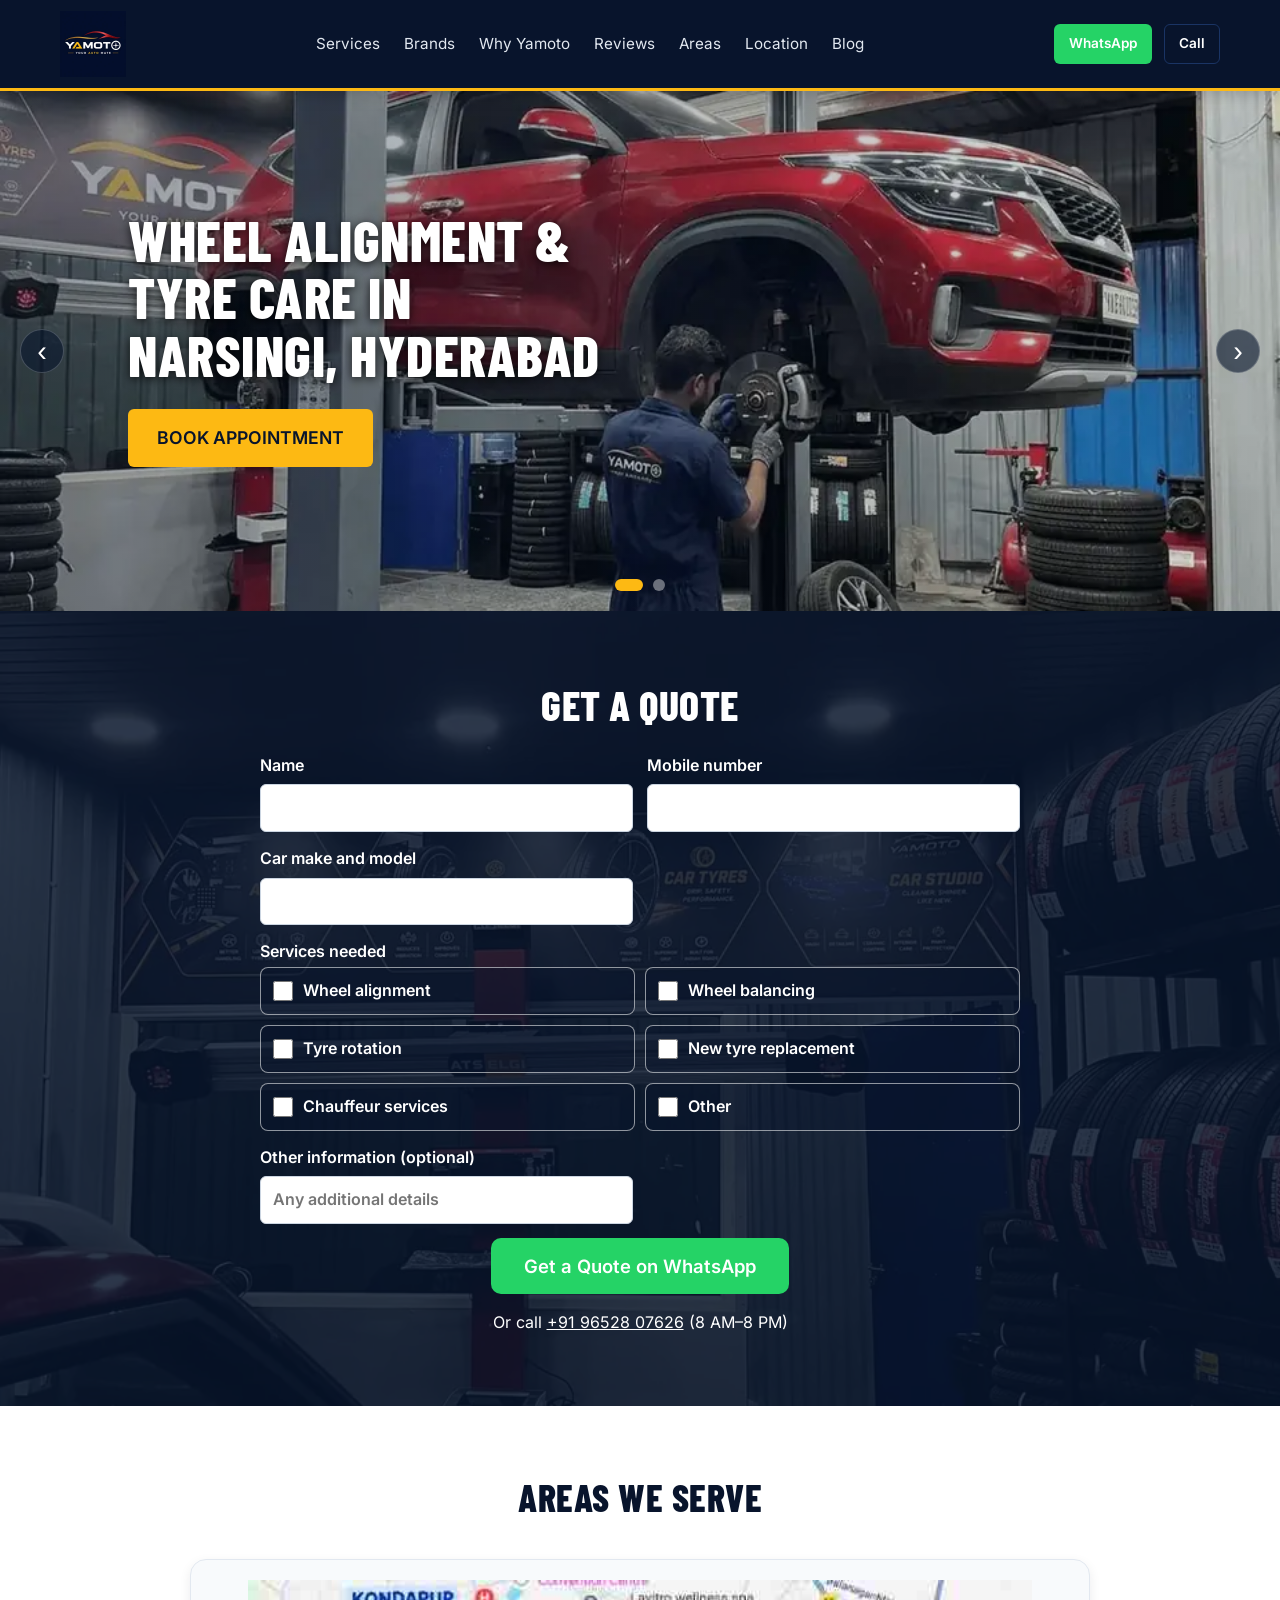
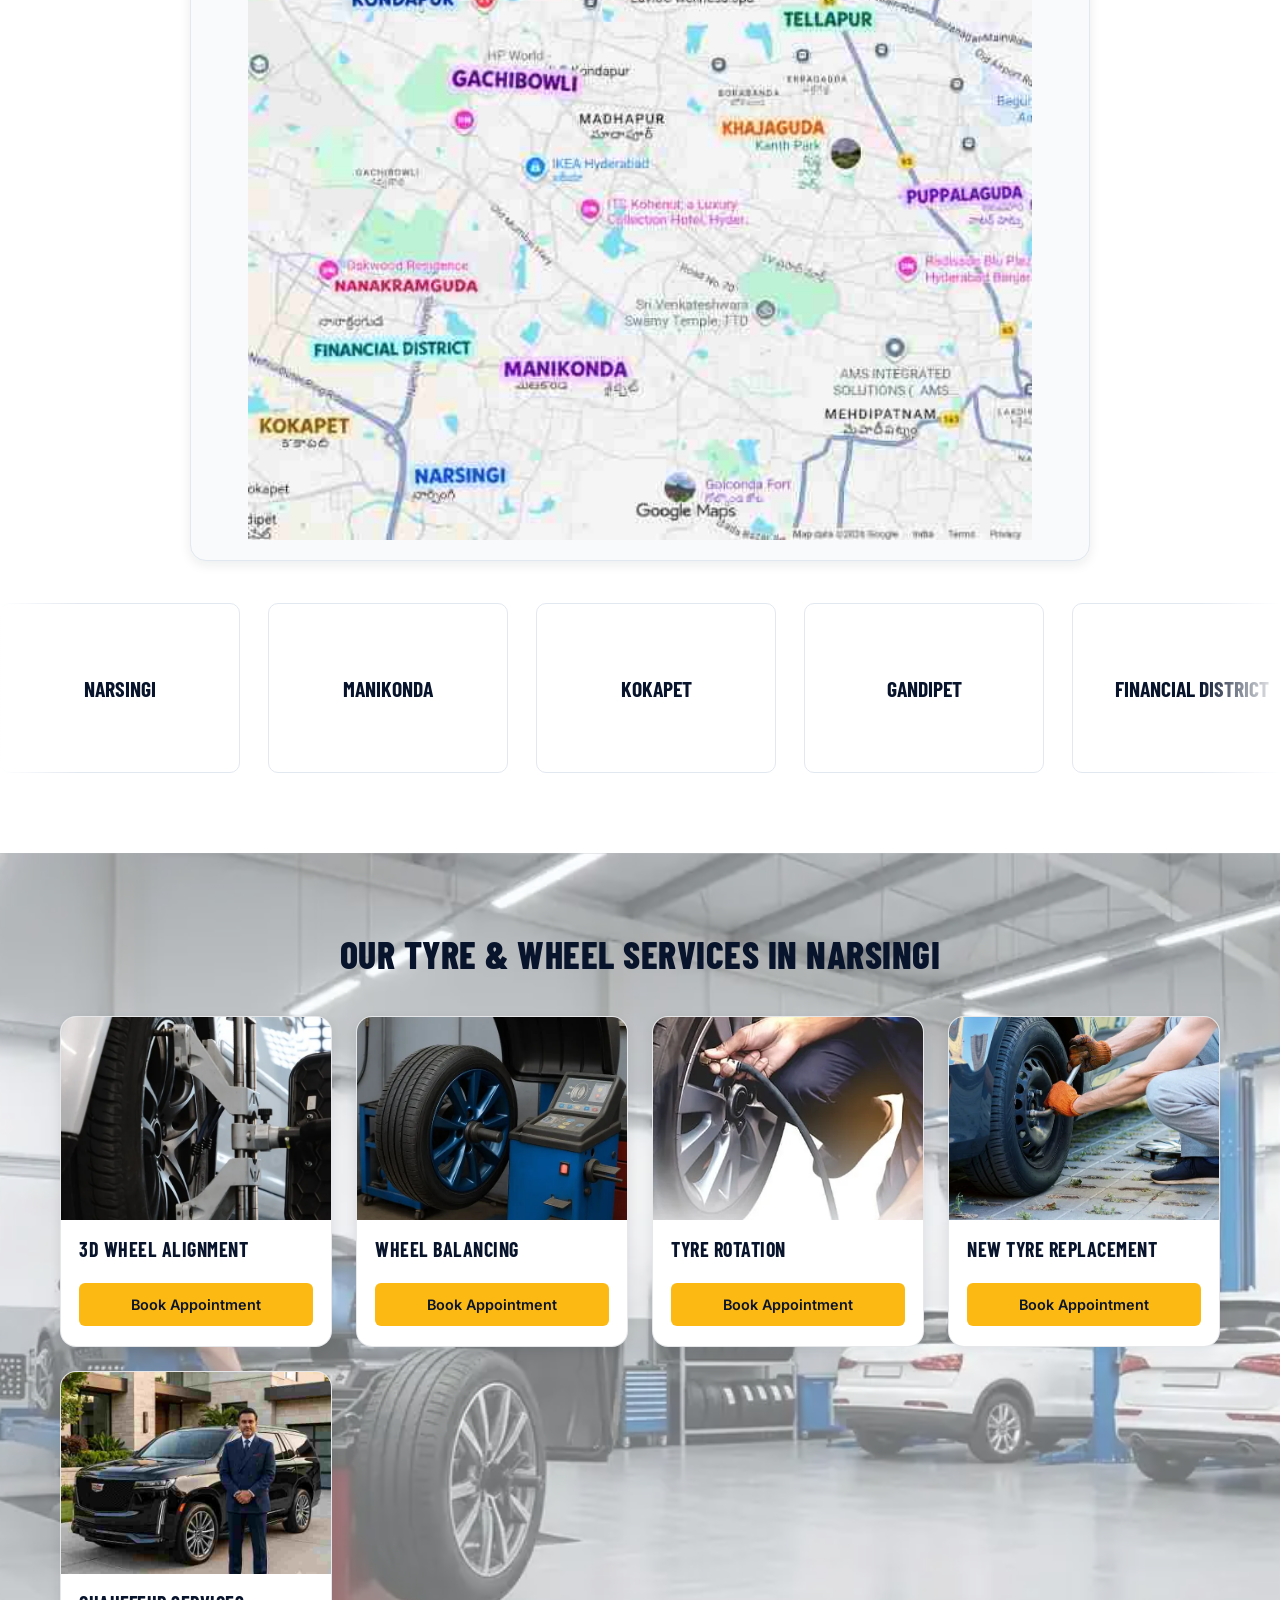
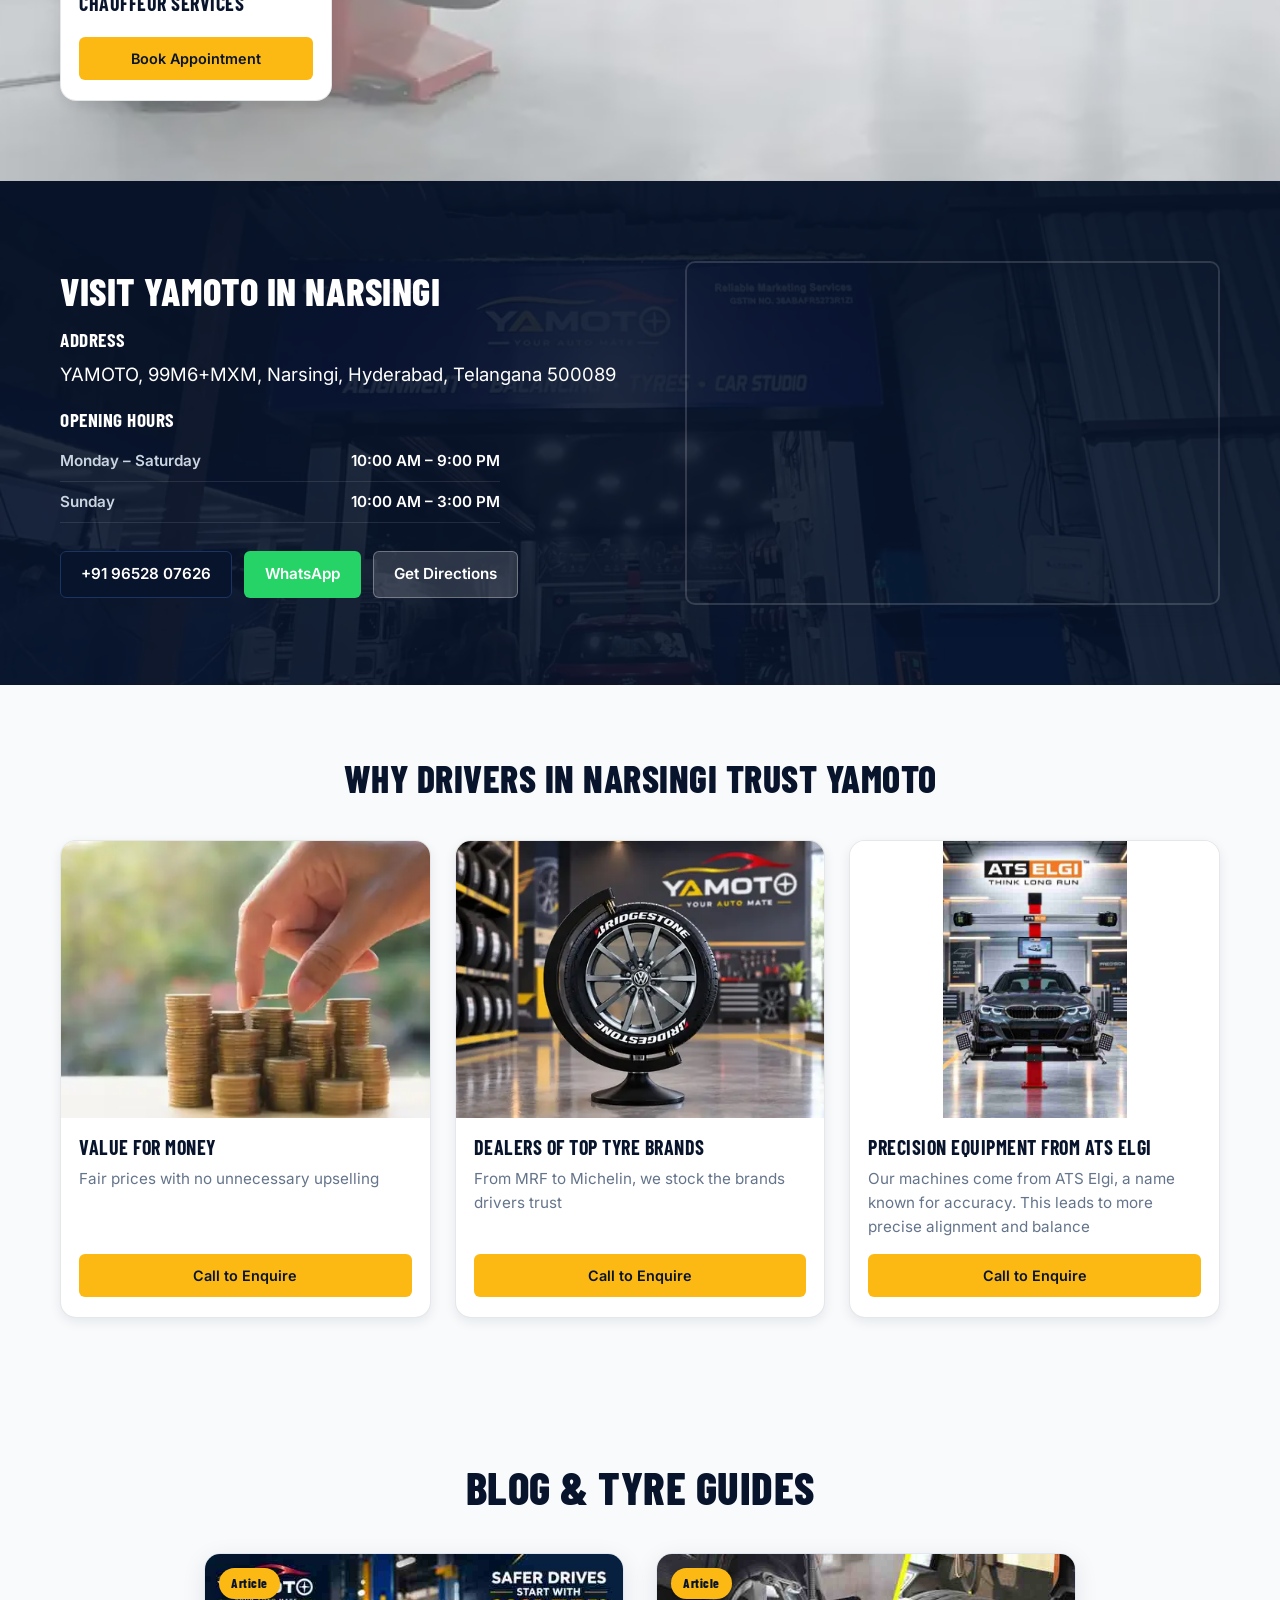
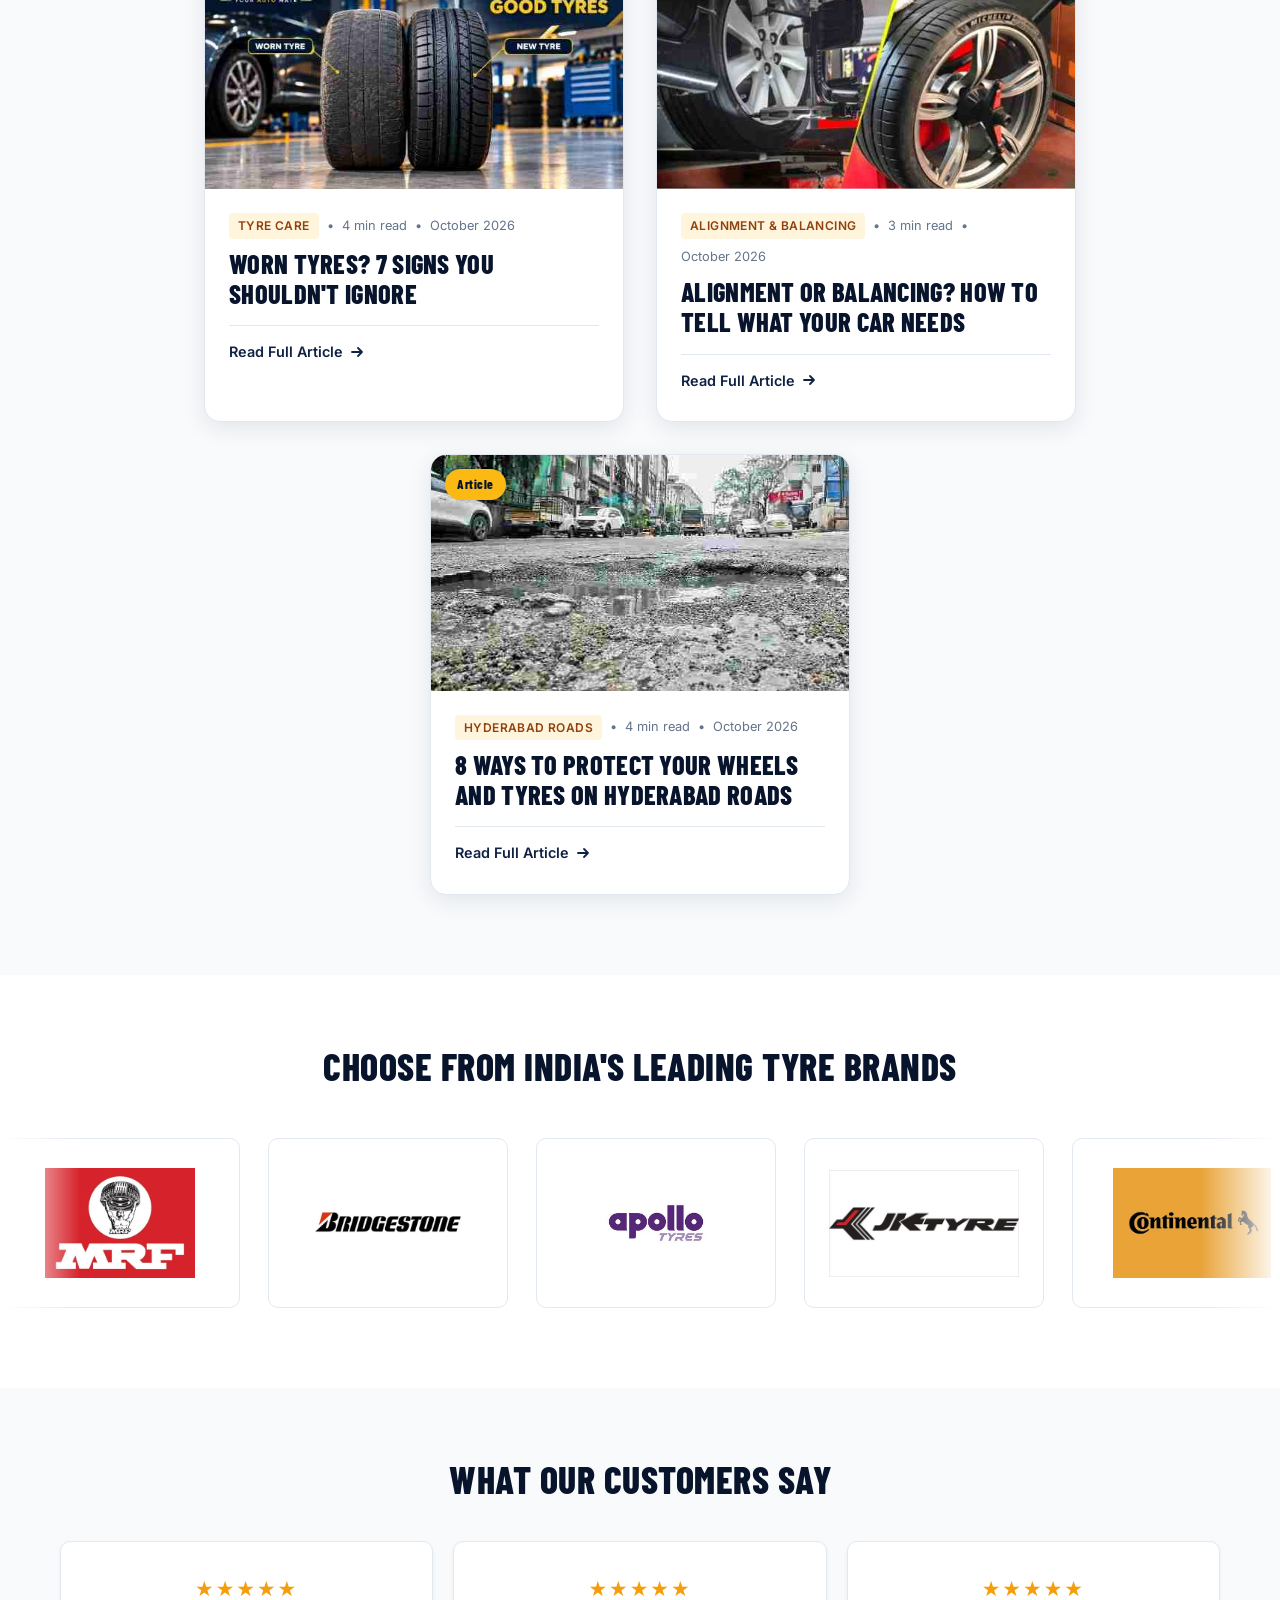
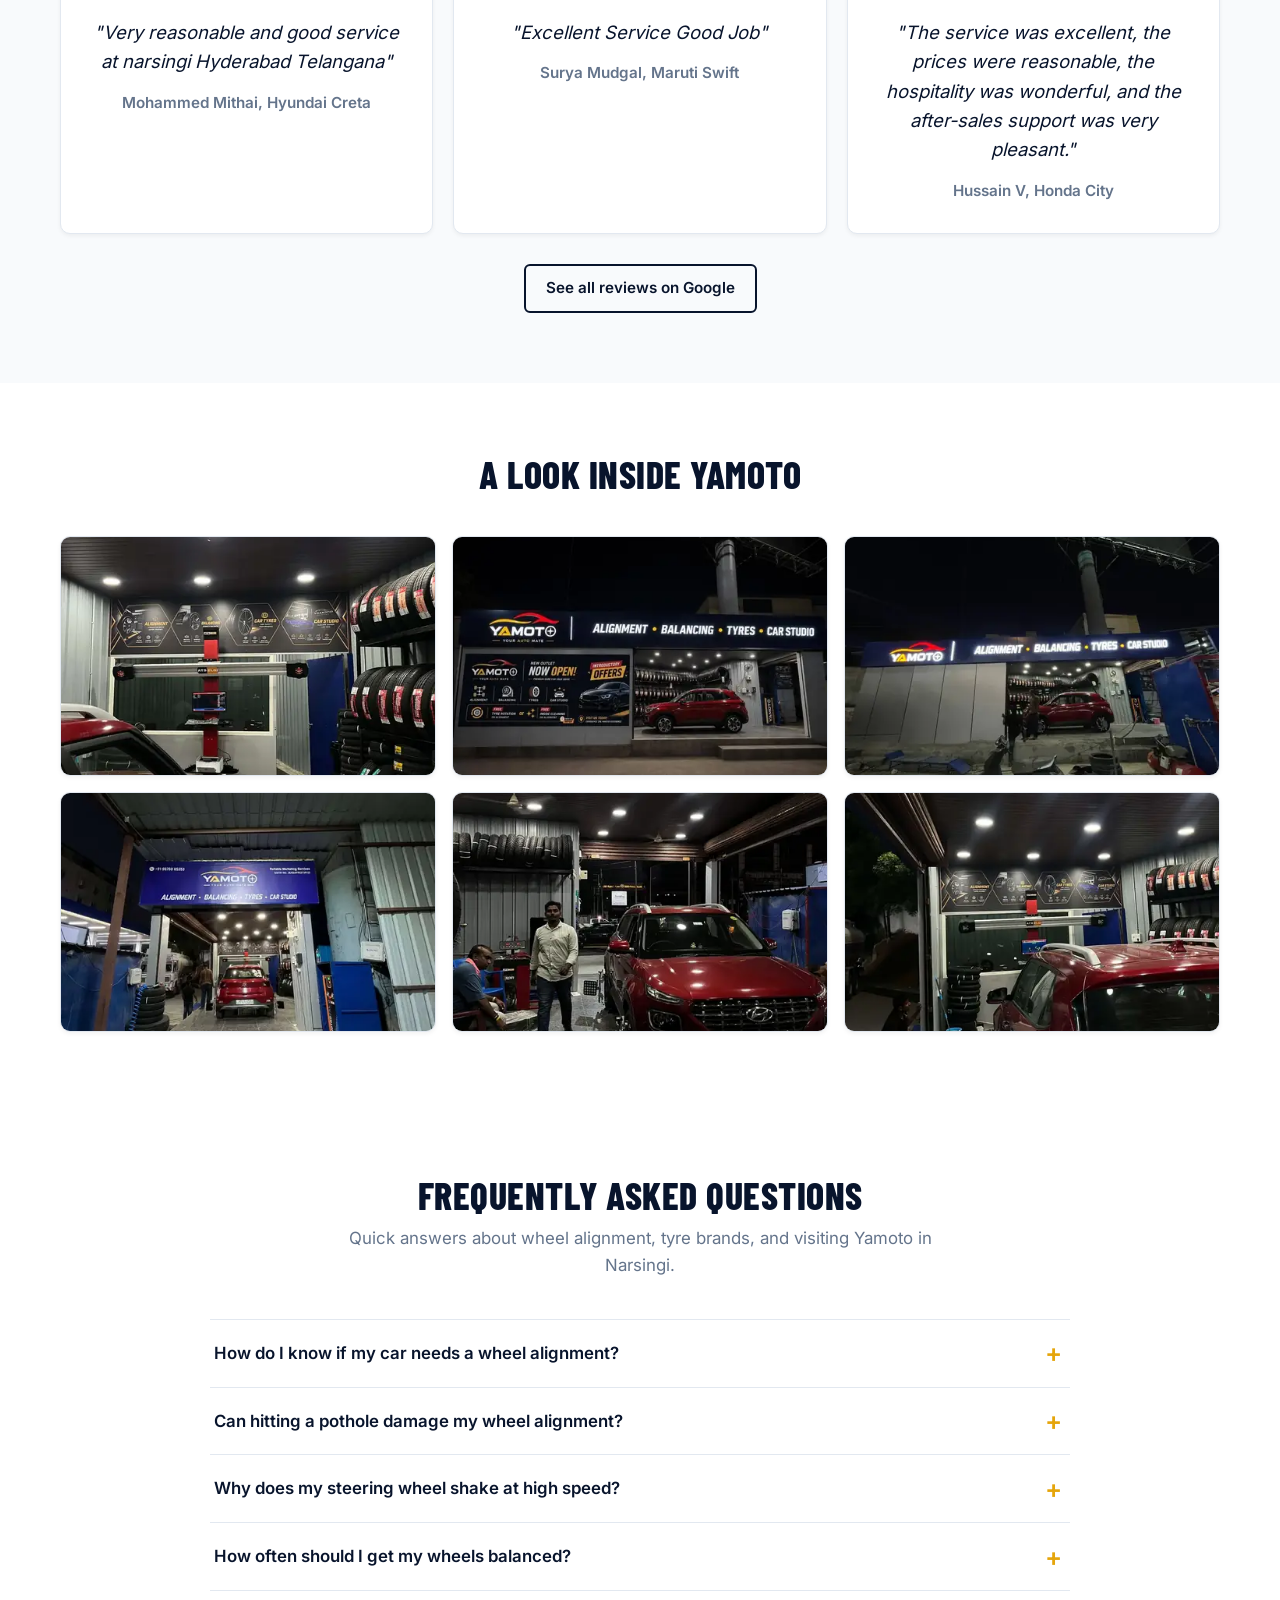
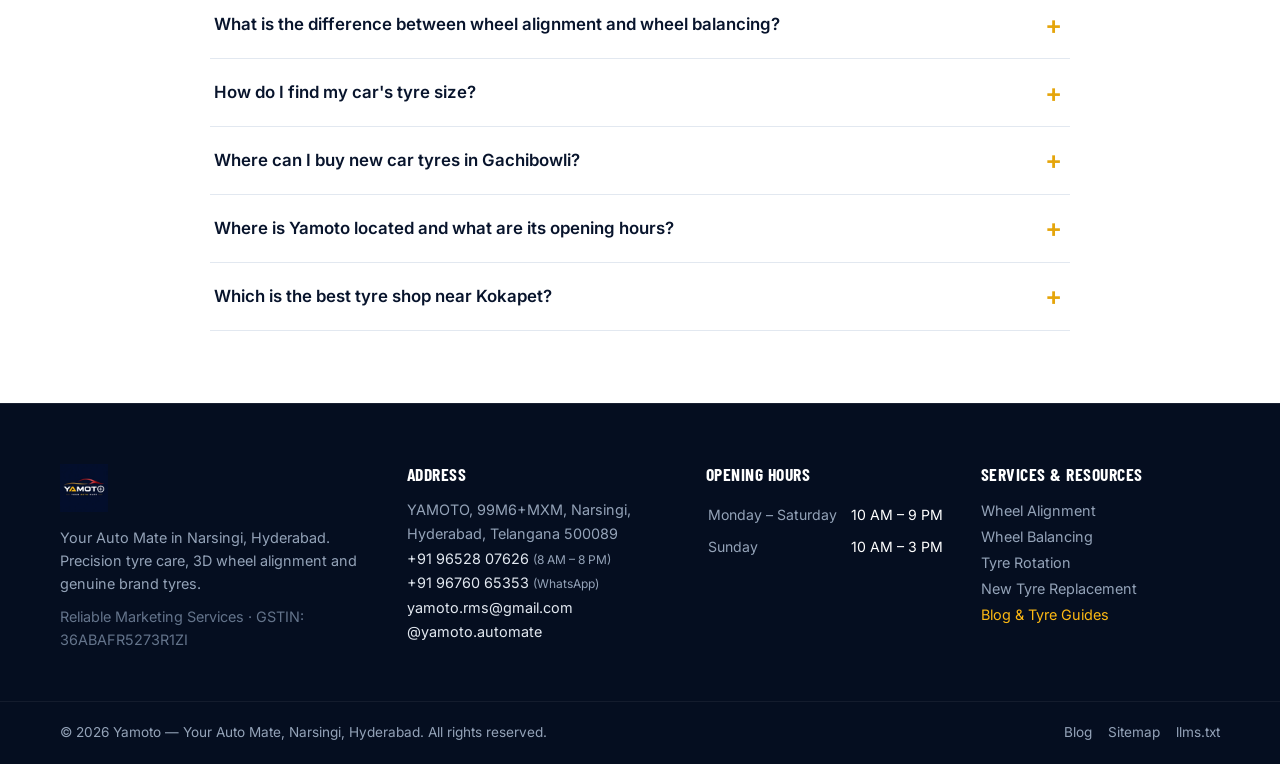
<file: index.html>
<!doctype html>
<html lang="en">

<head>
  <meta charset="utf-8">
  <meta name="viewport" content="width=device-width, initial-scale=1">
  <title>Tyre Shop in Narsingi | Wheel Alignment &amp; Balancing | Yamoto</title>
  <meta name="description"
    content="ATS ELGI 3D wheel alignment, balancing & genuine tyres. Open Mon–Sat till 9 PM in Narsingi, Hyderabad. Book appointment: +91 96528 07626.">
  <link rel="canonical" href="https://yamoto.in/">
  <meta name="robots" content="index, follow, max-image-preview:large">
  <meta name="theme-color" content="#08142C">
  <meta property="og:type" content="website">
  <meta property="og:title" content="Tyre Shop in Narsingi | Wheel Alignment &amp; Balancing | Yamoto">
  <meta property="og:description"
    content="ATS ELGI 3D wheel alignment, balancing &amp; genuine tyres. Open Mon–Sat till 9 PM in Narsingi, Hyderabad.">
  <meta property="og:url" content="https://yamoto.in/">
  <meta property="og:image" content="https://yamoto.in/images/og-image.jpg">
  <meta property="og:image:type" content="image/jpeg">
  <meta property="og:image:width" content="1200">
  <meta property="og:image:height" content="630">
  <meta property="og:image:alt"
    content="Yamoto tyre shop in Narsingi Hyderabad offering wheel alignment and tyre services">
  <meta property="og:site_name" content="Yamoto">
  <meta property="og:locale" content="en_IN">
  <meta name="twitter:card" content="summary_large_image">
  <meta name="twitter:title" content="Tyre Shop in Narsingi | Wheel Alignment & Balancing | Yamoto">
  <meta name="twitter:description"
    content="ATS ELGI 3D wheel alignment, balancing & genuine tyres. Open Mon–Sat till 9 PM in Narsingi, Hyderabad.">
  <meta name="twitter:image" content="https://yamoto.in/images/og-image.jpg">
  <link rel="icon" href="favicon.ico" sizes="48x48">
  <link rel="icon" type="image/png" sizes="48x48" href="favicon-48x48.png">
  <link rel="icon" type="image/png" sizes="192x192" href="favicon-192x192.png">
  <link rel="apple-touch-icon" href="apple-touch-icon.png">
  <link rel="preload" as="image" href="images/hero-image-1-640.webp"
    imagesrcset="images/hero-image-1-640.webp 640w, images/hero-image-1-960.webp 960w, images/hero-image-1.webp 1195w"
    imagesizes="(min-width: 768px) 55vw, 100vw" fetchpriority="high">
  <link rel="preload" as="font" type="font/woff2" href="fonts/barlow-condensed-latin-800-normal.woff2" crossorigin>
  <link rel="preload" as="font" type="font/woff2" href="fonts/inter-latin-400-normal.woff2" crossorigin>
  <!-- Critical above-the-fold CSS inlined to eliminate render-blocking stylesheet -->
  <style>
    /* === FONTS === */
    @font-face {
      font-family: 'Barlow Condensed';
      font-style: normal;
      font-weight: 600;
      font-display: swap;
      src: url('fonts/barlow-condensed-latin-600-normal.woff2') format('woff2');
      unicode-range: U+0000-00FF, U+0131, U+0152-0153, U+02BB-02BC, U+02C6, U+02DA, U+02DC, U+0304, U+0308, U+0329, U+2000-206F, U+20AC, U+2122, U+2191, U+2193, U+2212, U+2215, U+FEFF, U+FFFD
    }

    @font-face {
      font-family: 'Barlow Condensed';
      font-style: normal;
      font-weight: 700;
      font-display: swap;
      src: url('fonts/barlow-condensed-latin-700-normal.woff2') format('woff2');
      unicode-range: U+0000-00FF, U+0131, U+0152-0153, U+02BB-02BC, U+02C6, U+02DA, U+02DC, U+0304, U+0308, U+0329, U+2000-206F, U+20AC, U+2122, U+2191, U+2193, U+2212, U+2215, U+FEFF, U+FFFD
    }

    @font-face {
      font-family: 'Barlow Condensed';
      font-style: normal;
      font-weight: 800;
      font-display: swap;
      src: url('fonts/barlow-condensed-latin-800-normal.woff2') format('woff2');
      unicode-range: U+0000-00FF, U+0131, U+0152-0153, U+02BB-02BC, U+02C6, U+02DA, U+02DC, U+0304, U+0308, U+0329, U+2000-206F, U+20AC, U+2122, U+2191, U+2193, U+2212, U+2215, U+FEFF, U+FFFD
    }

    @font-face {
      font-family: 'Inter';
      font-style: normal;
      font-weight: 400;
      font-display: swap;
      src: url('fonts/inter-latin-400-normal.woff2') format('woff2');
      unicode-range: U+0000-00FF, U+0131, U+0152-0153, U+02BB-02BC, U+02C6, U+02DA, U+02DC, U+0304, U+0308, U+0329, U+2000-206F, U+20AC, U+2122, U+2191, U+2193, U+2212, U+2215, U+FEFF, U+FFFD
    }

    @font-face {
      font-family: 'Inter';
      font-style: normal;
      font-weight: 600;
      font-display: swap;
      src: url('fonts/inter-latin-600-normal.woff2') format('woff2');
      unicode-range: U+0000-00FF, U+0131, U+0152-0153, U+02BB-02BC, U+02C6, U+02DA, U+02DC, U+0304, U+0308, U+0329, U+2000-206F, U+20AC, U+2122, U+2191, U+2193, U+2212, U+2215, U+FEFF, U+FFFD
    }

    /* === DESIGN TOKENS === */
    :root {
      --navy-dark: #08142C;
      --navy-mid: #102244;
      --navy-light: #1A3464;
      --yellow-accent: #FDB913;
      --yellow-hover: #E5A50B;
      --text-main: #1E293B;
      --text-muted: #64748B;
      --bg-light: #F8FAFC;
      --bg-white: #FFFFFF;
      --border-color: #E2E8F0;
      --whatsapp-green: #25D366;
      --whatsapp-hover: #1EBE5D;
      --font-base: 'Inter', system-ui, -apple-system, sans-serif;
      --font-heading: 'Barlow Condensed', -apple-system, sans-serif;
      --radius-sm: 6px;
      --radius-md: 10px;
      --radius-lg: 16px;
      --shadow-sm: 0 2px 4px rgba(0, 0, 0, 0.05);
      --shadow-md: 0 4px 12px rgba(8, 20, 44, 0.08);
      --shadow-lg: 0 10px 25px rgba(8, 20, 44, 0.12);
      --transition: all 0.25s ease-in-out
    }

    /* === RESET === */
    *,
    *::before,
    *::after {
      box-sizing: border-box;
      margin: 0;
      padding: 0
    }

    html {
      scroll-behavior: smooth;
      font-size: 16px
    }

    body {
      font-family: var(--font-base);
      color: var(--text-main);
      background-color: var(--bg-light);
      line-height: 1.6;
      -webkit-font-smoothing: antialiased;
      padding-bottom: 0
    }

    @media(max-width:768px) {
      body {
        padding-bottom: calc(70px + env(safe-area-inset-bottom, 0px))
      }
    }

    img {
      max-width: 100%;
      height: auto;
      display: block
    }

    a {
      text-decoration: none;
      color: inherit;
      transition: var(--transition)
    }

    ul {
      list-style: none
    }

    .container {
      width: 100%;
      max-width: 1200px;
      margin: 0 auto;
      padding: 0 20px
    }

    h1,
    h2,
    h3,
    h4 {
      font-family: var(--font-heading);
      text-transform: uppercase;
      letter-spacing: 0.5px;
      line-height: 1.15;
      color: var(--navy-dark)
    }

    /* === BUTTONS (visible in hero) === */
    .btn {
      display: inline-flex;
      align-items: center;
      justify-content: center;
      gap: 8px;
      font-family: var(--font-base);
      font-weight: 600;
      font-size: 0.95rem;
      padding: 10px 20px;
      border-radius: var(--radius-sm);
      border: 1px solid transparent;
      cursor: pointer;
      transition: var(--transition);
      text-align: center
    }

    .btn-primary {
      background-color: var(--yellow-accent);
      color: var(--navy-dark);
      box-shadow: 0 4px 15px rgba(0, 0, 0, 0.3)
    }

    .btn-primary:hover {
      background-color: var(--yellow-hover);
      transform: translateY(-1px);
      box-shadow: 0 6px 20px rgba(0, 0, 0, 0.4)
    }

    .btn-whatsapp {
      background-color: var(--whatsapp-green);
      color: #fff
    }

    .btn-call {
      background-color: var(--navy-dark);
      color: #fff;
      border: 1px solid var(--navy-light)
    }

    .btn-lg {
      padding: 14px 28px;
      font-size: 1.1rem
    }

    .hero .btn,
    .hero .btn:hover,
    .hero .btn:focus-visible {
      box-shadow: none;
      text-shadow: none;
      transform: none
    }

    /* === HEADER === */
    .site-header {
      position: sticky;
      top: 0;
      z-index: 1000;
      background-color: var(--navy-dark);
      border-bottom: 3px solid var(--yellow-accent);
      box-shadow: 0 4px 15px rgba(0, 0, 0, 0.2)
    }

    .header-inner {
      display: flex;
      align-items: center;
      justify-content: space-between;
      height: 88px
    }

    .logo-link {
      display: flex;
      align-items: center
    }

    .logo-img {
      height: 66px;
      width: auto;
      object-fit: contain
    }

    .main-nav {
      display: none
    }

    @media(min-width:992px) {
      .main-nav {
        display: block
      }
    }

    .nav-list {
      display: flex;
      gap: 24px
    }

    .nav-list a {
      color: #E2E8F0;
      font-size: 0.95rem;
      font-weight: 500;
      padding: 6px 0;
      position: relative
    }

    .nav-list a:hover {
      color: var(--yellow-accent)
    }

    .header-actions {
      display: flex;
      align-items: center;
      gap: 12px
    }

    .header-btn {
      display: none
    }

    @media(min-width:640px) {
      .header-btn {
        display: inline-flex;
        padding: 8px 14px;
        font-size: 0.85rem
      }
    }

    .hamburger {
      display: flex;
      flex-direction: column;
      justify-content: space-around;
      width: 28px;
      height: 24px;
      background: transparent;
      border: none;
      cursor: pointer;
      padding: 0
    }

    @media(min-width:992px) {
      .hamburger {
        display: none
      }
    }

    .hamburger span {
      width: 100%;
      height: 3px;
      background-color: #fff;
      border-radius: 2px;
      transition: var(--transition)
    }

    .mobile-nav {
      display: none;
      background-color: var(--navy-mid);
      border-top: 1px solid var(--navy-light);
      padding: 20px
    }

    .mobile-nav.open {
      display: block
    }

    .mobile-nav ul {
      display: flex;
      flex-direction: column;
      gap: 14px
    }

    .mobile-nav-link {
      color: #fff;
      font-size: 1.05rem;
      font-weight: 500;
      display: block;
      padding: 6px 0
    }

    /* === HERO === */
    .hero {
      position: relative;
      min-height: 520px;
      background-color: var(--navy-dark);
      overflow: hidden
    }

    .hero::before {
      content: '';
      position: absolute;
      bottom: 0;
      left: 0;
      right: 0;
      height: 50%;
      background: linear-gradient(to top, rgba(8, 20, 44, 0.5) 0%, rgba(8, 20, 44, 0.15) 50%, transparent 100%);
      z-index: 1;
      pointer-events: none
    }

    .hero-slide {
      position: absolute;
      inset: 0;
      background-size: cover;
      background-position: center;
      display: flex;
      align-items: center;
      opacity: 0;
      visibility: hidden;
      transition: opacity 0.8s ease, visibility 0.8s
    }

    .hero-slide.active {
      opacity: 1;
      visibility: visible;
      position: relative;
      min-height: 520px
    }

    .hero-content {
      position: relative;
      z-index: 2;
      color: #fff;
      padding: 40px 20px;
      max-width: 1180px;
      width: 100%;
      text-shadow: 2px 2px 8px rgba(0, 0, 0, 0.8)
    }

    .hero h1 {
      max-width: 560px;
      font-size: clamp(1.9rem, 3.1vw, 2.65rem);
      font-weight: 800;
      line-height: 1.1;
      color: #fff;
      margin-bottom: 16px;
      text-shadow: 2px 2px 8px rgba(0, 0, 0, 0.8)
    }

    .hero-ctas {
      display: flex;
      flex-wrap: wrap;
      gap: 14px
    }

    .hero-indicators {
      position: absolute;
      bottom: 20px;
      left: 50%;
      transform: translateX(-50%);
      display: flex;
      gap: 10px;
      z-index: 10
    }

    .indicator {
      width: 12px;
      height: 12px;
      border-radius: 50%;
      background: rgba(255, 255, 255, 0.4);
      border: none;
      cursor: pointer;
      transition: var(--transition)
    }

    .indicator.active {
      background: var(--yellow-accent);
      width: 28px;
      border-radius: 6px
    }

    .hero-arrow {
      position: absolute;
      top: 50%;
      transform: translateY(-50%);
      background: rgba(8, 20, 44, 0.6);
      color: #fff;
      border: 1px solid rgba(255, 255, 255, 0.2);
      width: 44px;
      height: 44px;
      border-radius: 50%;
      font-size: 1.8rem;
      display: flex;
      align-items: center;
      justify-content: center;
      cursor: pointer;
      z-index: 10;
      transition: var(--transition)
    }

    .hero-prev {
      left: 20px
    }

    .hero-next {
      right: 20px
    }

    @media(max-width:640px) {
      .hero-arrow {
        display: none
      }
    }

    .hero-slide--offer,
    .hero-slide--service {
      background: var(--navy-dark)
    }

    .offer-layout {
      position: relative;
      display: flex;
      align-items: center;
      width: 100%;
      min-height: 520px;
      overflow: hidden
    }

    .hero-content--split {
      position: relative;
      z-index: 3;
      display: flex;
      flex-direction: column;
      align-items: flex-start;
      justify-content: center;
      gap: 26px;
      max-width: 680px;
      padding: 48px 24px 72px clamp(64px, 10vw, 150px);
      text-shadow: 0 2px 10px rgba(0, 0, 0, 0.7)
    }

    .hero-content--split h1 {
      max-width: 13em;
      margin: 0;
      font-size: clamp(2.6rem, 5vw, 4.4rem);
      line-height: 1.02;
      text-shadow: 0 2px 10px rgba(0, 0, 0, 0.75)
    }

    .offer-layout__media {
      position: absolute;
      inset: 0;
      width: 100%;
      height: 100%;
      z-index: 1
    }

    .offer-layout__media img {
      position: absolute;
      inset: 0;
      width: 100%;
      height: 100%;
      object-fit: cover;
      object-position: 70% center
    }

    .offer-layout__media::after {
      content: '';
      position: absolute;
      inset: 0;
      background: linear-gradient(90deg, rgba(8, 20, 44, 0.4) 0%, rgba(8, 20, 44, 0.25) 55%, rgba(8, 20, 44, 0.1) 100%);
      z-index: 2;
      pointer-events: none
    }

    .hero-slide--service .hero-content--split h1 {
      max-width: 11em;
      font-size: clamp(2.3rem, 4.4vw, 3.9rem);
      text-wrap: balance
    }

    @media(max-width:768px) {
      .offer-layout {
        min-height: 480px;
        display: flex;
        align-items: center
      }

      .offer-layout__media {
        position: absolute;
        inset: 0;
        width: 100%;
        height: 100%;
        min-height: 0;
        clip-path: none;
        order: unset
      }

      .offer-layout__media img {
        object-position: center
      }

      .offer-layout__media::after {
        background: linear-gradient(180deg, rgba(8, 20, 44, 0.2) 0%, rgba(8, 20, 44, 0.35) 42%, rgba(8, 20, 44, 0.45) 100%)
      }

      .hero-content--split {
        position: relative;
        z-index: 3;
        width: 100%;
        gap: 20px;
        padding: 36px 20px 60px
      }

      .hero-content--split h1 {
        max-width: 100%;
        font-size: clamp(2.3rem, 10.5vw, 3rem)
      }

      .hero-slide--service .hero-content--split h1 {
        max-width: 100%;
        font-size: clamp(2rem, 9vw, 2.6rem)
      }
    }

    /* === MOBILE BAR (always visible on mobile) === */
    .mobile-bar {
      display: none;
      position: fixed;
      bottom: 0;
      left: 0;
      right: 0;
      background-color: var(--navy-dark);
      border-top: 2px solid var(--yellow-accent);
      z-index: 999;
      padding: 8px 12px;
      box-shadow: 0 -4px 15px rgba(0, 0, 0, 0.25)
    }

    @media(max-width:768px) {
      .mobile-bar {
        display: flex;
        justify-content: space-around;
        gap: 8px
      }
    }

    .mobile-bar-btn {
      display: flex;
      flex-direction: column;
      align-items: center;
      justify-content: center;
      flex: 1;
      padding: 6px 4px;
      border-radius: var(--radius-sm);
      color: #fff;
      font-size: 0.78rem;
      font-weight: 600;
      text-align: center
    }

    .mobile-bar-btn.call {
      background-color: var(--navy-mid);
      border: 1px solid var(--navy-light)
    }

    .mobile-bar-btn.whatsapp {
      background-color: var(--whatsapp-green);
      color: #fff
    }

    .mobile-bar-btn.directions {
      background-color: var(--yellow-accent);
      color: var(--navy-dark)
    }

    @media(max-width:640px) {
      .header-inner {
        height: auto;
        min-height: 78px
      }

      .logo-img {
        height: clamp(54px, 17vw, 64px);
        max-width: min(48vw, 190px)
      }

      .hamburger {
        width: 44px;
        height: 44px;
        padding: 10px 8px
      }

      .hero,
      .hero-slide.active {
        min-height: 500px
      }

      .hero h1 {
        max-width: 100%;
        font-size: clamp(1.75rem, 7.2vw, 2rem);
        line-height: 1.12
      }

      .hero-ctas .btn {
        min-height: 48px
      }

      .mobile-bar {
        padding-bottom: calc(8px + env(safe-area-inset-bottom, 0px))
      }

      .mobile-bar-btn {
        min-height: 44px;
        font-size: 0.75rem
      }
    }
  </style>
  <!-- Full stylesheet loads non-blocking after first paint -->
  <link rel="stylesheet" href="css/style.min.css" media="print" onload="this.media='all'">
  <noscript>
    <link rel="stylesheet" href="css/style.min.css">
  </noscript>
  <noscript>
    <style>
      .contact-cta-inner {
        background-image: url('images/bg-quote.webp')
      }

      .services-bg {
        background-image: url('images/bg-services.webp')
      }

      .location-bg {
        background-image: url('images/bg-location.webp')
      }
    </style>
  </noscript>
  <style>
    .quote-form .service-options {
      grid-column: 1/-1;
      min-width: 0;
      border: 0;
      padding: 0;
      margin: 0;
      display: grid;
      grid-template-columns: repeat(2, minmax(0, 1fr));
      gap: 10px
    }

    .quote-form .service-options legend {
      grid-column: 1/-1;
      margin-bottom: 2px;
      font-weight: 600
    }

    .quote-form .service-options legend span {
      font-weight: 400;
      opacity: .9
    }

    .quote-form .service-options label {
      display: flex;
      align-items: center;
      gap: 10px;
      min-height: 48px;
      padding: 10px 12px;
      border: 1px solid rgba(255, 255, 255, .55);
      border-radius: 8px;
      background: rgba(8, 20, 44, .42);
      cursor: pointer;
      line-height: 1.3
    }

    .quote-form .service-options label:has(input:checked) {
      border-color: #FDB913;
      background: rgba(253, 185, 19, .18)
    }

    .quote-form .service-options input {
      flex: 0 0 20px;
      width: 20px;
      height: 20px;
      min-height: 20px;
      margin: 0;
      accent-color: #FDB913;
      cursor: pointer
    }

    .areas-map {
      width: 100%;
      max-width: 900px;
      margin: 0 auto 32px;
      padding: clamp(10px, 2vw, 20px);
      overflow: hidden;
      border: 1px solid var(--border-color);
      border-radius: var(--radius-lg);
      background: #f8fafc;
      box-shadow: var(--shadow-md)
    }

    .areas-map img {
      width: 100%;
      height: auto;
      max-height: 560px;
      margin: 0 auto;
      object-fit: contain;
      object-position: center;
      border-radius: var(--radius-md)
    }

    @media(max-width:600px) {
      .quote-form .service-options {
        grid-template-columns: 1fr
      }

      .areas-map {
        margin-bottom: 24px
      }
    }

    @media(max-width:380px) {
      .quote-form .service-options label {
        font-size: .92rem
      }
    }

    /* === BLOG SECTION === */
    .blog-section-home {
      padding: 72px 0 80px;
      background: #F8FAFC
    }

    .blog-section-home .section-head {
      text-align: center;
      margin-bottom: 40px
    }

    .blog-section-home .section-head h2 {
      font-size: clamp(2rem, 4vw, 2.8rem);
      color: var(--navy-dark)
    }

    .blog-section-home .section-head p {
      margin-top: 10px;
      font-size: 1.05rem;
      color: #64748B;
      max-width: 560px;
      margin-left: auto;
      margin-right: auto
    }

    .blog-cards-row {
      display: flex;
      flex-wrap: wrap;
      justify-content: center;
      gap: 32px
    }

    .blog-post-card {
      display: block;
      width: 100%;
      max-width: 420px;
      background: #fff;
      border-radius: 16px;
      overflow: hidden;
      border: 1px solid #E2E8F0;
      box-shadow: 0 6px 24px rgba(8, 20, 44, 0.09);
      text-decoration: none;
      color: inherit;
      transition: transform 0.25s ease, box-shadow 0.25s ease;
      cursor: pointer
    }

    .blog-post-card:hover {
      transform: translateY(-6px);
      box-shadow: 0 16px 40px rgba(8, 20, 44, 0.16);
      border-color: #CBD5E1
    }

    .blog-post-card__thumb {
      position: relative;
      width: 100%;
      aspect-ratio: 16/9;
      overflow: hidden;
      background: var(--navy-dark)
    }

    .blog-post-card__thumb img {
      width: 100%;
      height: 100%;
      object-fit: cover;
      display: block;
      transition: transform 0.4s ease
    }

    .blog-post-card:hover .blog-post-card__thumb img {
      transform: scale(1.05)
    }

    .blog-post-card__badge {
      position: absolute;
      top: 14px;
      left: 14px;
      background: var(--yellow-accent);
      color: var(--navy-dark);
      font-family: var(--font-heading);
      font-weight: 800;
      font-size: 0.8rem;
      padding: 5px 12px;
      border-radius: 50px;
      letter-spacing: 0.5px;
      box-shadow: 0 3px 10px rgba(0, 0, 0, 0.2)
    }

    .blog-post-card__body {
      padding: 24px 24px 28px
    }

    .blog-post-card__meta {
      display: flex;
      align-items: center;
      gap: 8px;
      font-size: 0.8rem;
      color: #64748B;
      margin-bottom: 10px;
      flex-wrap: wrap
    }

    .blog-post-card__tag {
      background: rgba(253, 185, 19, 0.14);
      color: #92400E;
      font-weight: 700;
      font-size: 0.75rem;
      padding: 3px 9px;
      border-radius: 4px;
      text-transform: uppercase;
      letter-spacing: 0.4px
    }

    .blog-post-card__title {
      font-family: var(--font-heading);
      font-size: clamp(1.35rem, 2.5vw, 1.65rem);
      font-weight: 800;
      color: var(--navy-dark);
      line-height: 1.15;
      text-transform: uppercase;
      letter-spacing: 0.3px;
      margin: 0
    }

    .blog-post-card__arrow {
      display: inline-flex;
      align-items: center;
      gap: 6px;
      margin-top: 16px;
      font-size: 0.9rem;
      font-weight: 600;
      color: var(--navy-mid);
      border-top: 1px solid #E2E8F0;
      padding-top: 14px;
      width: 100%
    }

    .blog-post-card__arrow svg {
      transition: transform 0.2s ease
    }

    .blog-post-card:hover .blog-post-card__arrow svg {
      transform: translateX(4px)
    }

    @media(max-width:600px) {
      .blog-post-card {
        max-width: 100%
      }

      .blog-section-home {
        padding: 52px 0 64px
      }
    }
  </style>
</head>

<body>

  <header class="site-header" id="site-header">
    <div class="container header-inner">
      <a href="#hero" class="logo-link" aria-label="Yamoto Home — go to hero">
        <img src="images/yamoto-logo.webp" width="264" height="264" alt="Yamoto — Your Auto Mate" class="logo-img">
      </a>
      <nav class="main-nav" aria-label="Main navigation">
        <ul class="nav-list">
          <li><a href="#services">Services</a></li>
          <li><a href="#brands">Brands</a></li>
          <li><a href="#why-yamoto">Why Yamoto</a></li>
          <li><a href="#reviews">Reviews</a></li>
          <li><a href="#areas-served">Areas</a></li>
          <li><a href="#location">Location</a></li>
          <li><a href="#blog">Blog</a></li>
        </ul>
      </nav>
      <div class="header-actions">
        <a href="https://wa.me/919676065353?text=Hi%20Yamoto%2C%20I%20need%20a%20quote"
          class="btn btn-whatsapp header-btn" target="_blank" rel="noopener" data-track="header-wa">WhatsApp</a>
        <a href="tel:+919652807626" class="btn btn-call header-btn" data-track="header-call">Call</a>
      </div>
      <button class="hamburger" id="hamburger" aria-label="Open navigation menu" aria-expanded="false">
        <span aria-hidden="true"></span><span aria-hidden="true"></span><span aria-hidden="true"></span>
      </button>
    </div>
    <nav class="mobile-nav" id="mobile-nav" aria-label="Mobile navigation" inert>
      <ul>
        <li><a href="#services" class="mobile-nav-link">Services</a></li>
        <li><a href="#brands" class="mobile-nav-link">Brands</a></li>
        <li><a href="#why-yamoto" class="mobile-nav-link">Why Yamoto</a></li>
        <li><a href="#reviews" class="mobile-nav-link">Reviews</a></li>
        <li><a href="#areas-served" class="mobile-nav-link">Areas</a></li>
        <li><a href="#location" class="mobile-nav-link">Location</a></li>
        <li><a href="#blog" class="mobile-nav-link" style="color:var(--yellow-accent);">Blog</a></li>
        <li><a href="https://wa.me/919676065353?text=Hi%20Yamoto%2C%20I%20need%20a%20quote"
            class="btn btn-whatsapp w-full" target="_blank" rel="noopener">Chat on WhatsApp</a></li>
        <li><a href="tel:+919652807626" class="btn btn-call w-full">Call +91 96528 07626</a></li>
      </ul>
    </nav>
  </header>

  <main>

    <section class="hero" id="hero" aria-label="Hero">
      <div class="hero-slide hero-slide--service active">
        <div class="offer-layout">
          <div class="hero-content hero-content--split">
            <h1>Wheel Alignment &amp;<br>Tyre Care in<br>Narsingi, Hyderabad</h1>

            <div class="hero-ctas">
              <a href="tel:+919652807626" class="btn btn-primary btn-lg" data-track="hero-call">BOOK APPOINTMENT</a>
            </div>
          </div>
          <div class="offer-layout__media">
            <img src="images/hero-image-1-640.webp"
              srcset="images/hero-image-1-640.webp 640w, images/hero-image-1-960.webp 960w, images/hero-image-1.webp 1195w"
              sizes="(min-width: 768px) 55vw, 100vw" width="1195" height="896"
              alt="Technician aligning the wheel of a red SUV on a lift at Yamoto, Narsingi" fetchpriority="high"
              decoding="async">
          </div>
        </div>
      </div>
      <div class="hero-slide hero-slide--offer" inert>
        <div class="offer-layout">
          <div class="hero-content hero-content--split">
            <h1>Swap Your Old Tyres<br>&amp; Save up to &#8377;1,000</h1>
            <div class="voucher" role="group" aria-label="Offer: Buy 4 new tyres and get up to 1,000 rupees off">
              <p class="voucher__terms">Buy 4<br>new tyres</p>
              <p class="voucher__value"><span class="voucher__upto">Get up to</span><strong>&#8377;1,000</strong><span
                  class="voucher__off">off</span></p>
            </div>
            <div class="hero-ctas">
              <a href="#contact-cta" class="btn btn-primary btn-lg" data-track="hero-offer-call">CLAIM THE OFFER</a>
            </div>
          </div>
          <div class="offer-layout__media">
            <img src="[data-uri]"
              data-srcset="images/hero-image-2-640.webp 640w, images/hero-image-2.webp 900w"
              data-src="images/hero-image-2.webp" sizes="100vw" width="900" height="1200"
              alt="Rows of new car tyres stacked on racks at Yamoto tyre shop, Narsingi" decoding="async">
          </div>
        </div>
      </div>
      <div class="hero-indicators" aria-label="Slide navigation">
        <button class="indicator active" data-slide="0" aria-label="Slide 1"></button>
        <button class="indicator" data-slide="1" aria-label="Slide 2"></button>
      </div>
      <button class="hero-arrow hero-prev" id="hero-prev" aria-label="Previous slide">&#8249;</button>
      <button class="hero-arrow hero-next" id="hero-next" aria-label="Next slide">&#8250;</button>
    </section>

    <section class="contact-cta" id="contact-cta" aria-label="Get a quote or book now">
      <div class="contact-cta-inner lazy-bg" data-bg="images/bg-quote.webp">
        <div class="cta-overlay"></div>
        <div class="container cta-content">
          <h2>Get a Quote</h2>
          <form class="quote-form" id="quote-form">
            <label>Name<input name="name" autocomplete="name" required></label>
            <label>Mobile number<input name="mobile" type="tel" autocomplete="tel" required></label>
            <label>Car make and model<input name="car" required></label>
            <fieldset class="service-options" id="service-options">
              <legend>Services needed </legend>
              <label><input type="checkbox" name="service" value="Wheel alignment" required> <span>Wheel
                  alignment</span></label>
              <label><input type="checkbox" name="service" value="Wheel balancing"> <span>Wheel balancing</span></label>
              <label><input type="checkbox" name="service" value="Tyre rotation"> <span>Tyre rotation</span></label>
              <label><input type="checkbox" name="service" value="New tyre replacement"> <span>New tyre
                  replacement</span></label>
              <label><input type="checkbox" name="service" value="Chauffeur services"> <span>Chauffeur
                  services</span></label>
              <label><input type="checkbox" name="service" value="Other"> <span>Other</span></label>
            </fieldset>
            <label id="other-service-label" style="display:none;">Please specify<input name="other-service"
                id="other-service-input" placeholder="What service do you need?"></label>
            <label>Other information (optional)<input name="visit" placeholder="Any additional details"></label>
            <button class="btn btn-whatsapp btn-xl" type="submit">Get a Quote on WhatsApp</button>
          </form>
          <p class="quote-contact">Or call <a href="tel:+919652807626">+91 96528 07626</a> (8 AM–8 PM)</p>
        </div>
      </div>
    </section>
    <section class="areas-served" id="areas-served" aria-label="Areas We Serve">
      <div class="container">
        <header class="section-head">
          <h2>Areas We Serve</h2>
        </header>
        <div class="areas-map">
          <img src="images/map.jpeg" alt="Map of areas served by Yamoto" loading="lazy" decoding="async">
        </div>
      </div>
      <div class="marquee-wrapper">
        <div class="marquee-track areas-track">
          <div class="area-tile">Narsingi</div>
          <div class="area-tile">Manikonda</div>
          <div class="area-tile">Kokapet</div>
          <div class="area-tile">Gandipet</div>
          <div class="area-tile">Financial district</div>
          <div class="area-tile">Puppalaguda</div>
          <div class="area-tile">Nanakramguda</div>
          <div class="area-tile">Gachibowli</div>
          <div class="area-tile">Khajaguda</div>
          <div class="area-tile">Tellapur</div>
          <div class="area-tile" aria-hidden="true">Narsingi</div>
          <div class="area-tile" aria-hidden="true">Manikonda</div>
          <div class="area-tile" aria-hidden="true">Kokapet</div>
          <div class="area-tile" aria-hidden="true">Gandipet</div>
          <div class="area-tile" aria-hidden="true">Financial district</div>
          <div class="area-tile" aria-hidden="true">Puppalaguda</div>
          <div class="area-tile" aria-hidden="true">Nanakramguda</div>
          <div class="area-tile" aria-hidden="true">Gachibowli</div>
          <div class="area-tile" aria-hidden="true">Khajaguda</div>
          <div class="area-tile" aria-hidden="true">Tellapur</div>
        </div>
      </div>
    </section>

    <section class="services" id="services" aria-label="Our tyre and wheel services">
      <div class="services-bg lazy-bg" aria-hidden="true" data-bg="images/bg-services.webp"></div>
      <div class="container">
        <header class="section-head">
          <h2>Our Tyre &amp; Wheel Services in Narsingi</h2>
        </header>
        <div class="services-grid">
          <article class="service-card">
            <div class="service-image">
              <img src="images/service-3d-wheel-alignment.webp"
                srcset="images/service-3d-wheel-alignment-480.webp 480w, images/service-3d-wheel-alignment.webp 700w"
                sizes="(min-width: 640px) 50vw, 100vw" width="700" height="1050" alt="Wheel Alignment" loading="lazy"
                decoding="async">
            </div>
            <div class="service-content">
              <h3>3D Wheel Alignment</h3>
              <a href="tel:+919652807626" class="btn btn-service" data-track="service-align">Book Appointment</a>
            </div>
          </article>
          <article class="service-card">
            <div class="service-image">
              <img src="images/service-wheel-balancing.webp"
                srcset="images/service-wheel-balancing-480.webp 480w, images/service-wheel-balancing.webp 640w"
                sizes="(min-width: 640px) 50vw, 100vw" width="640" height="640" alt="Wheel Balancing" loading="lazy"
                decoding="async">
            </div>
            <div class="service-content">
              <h3>Wheel Balancing</h3>
              <a href="tel:+919652807626" class="btn btn-service" data-track="service-balance">Book Appointment</a>
            </div>
          </article>
          <article class="service-card">
            <div class="service-image">
              <img src="images/service-tyre-rotation.webp" width="400" height="400" alt="Tyre Rotation" loading="lazy"
                decoding="async">
            </div>
            <div class="service-content">
              <h3>Tyre Rotation</h3>
              <a href="tel:+919652807626" class="btn btn-service" data-track="service-rotate">Book Appointment</a>
            </div>
          </article>
          <article class="service-card">
            <div class="service-image">
              <img src="images/service-new-tyre-replacement.webp"
                srcset="images/service-new-tyre-replacement-480.webp 480w, images/service-new-tyre-replacement.webp 735w"
                sizes="(min-width: 640px) 50vw, 100vw" width="735" height="490" alt="New Tyre Replacement"
                loading="lazy" decoding="async">
            </div>
            <div class="service-content">
              <h3>New Tyre Replacement</h3>
              <a href="tel:+919652807626" class="btn btn-service" data-track="service-tyres">Book Appointment</a>
            </div>
          </article>
          <article class="service-card">
            <div class="service-image">
              <img src="images/chauffer services.jpeg" width="735" height="490" alt="Chauffeur Services" loading="lazy"
                decoding="async">
            </div>
            <div class="service-content">
              <h3>Chauffeur Services</h3>
              <a href="tel:+919652807626" class="btn btn-service" data-track="service-chauffeur">Book Appointment</a>
            </div>
          </article>
        </div>
      </div>
    </section>

    <section class="location" id="location" aria-label="Visit us in Narsingi">
      <div class="location-bg lazy-bg" data-bg="images/bg-location.webp">
        <div class="location-overlay"></div>
        <div class="container location-inner">
          <div class="location-info">
            <h2>Visit Yamoto in Narsingi</h2>
            <h3>Address</h3>
            <address>
              <p class="location-address">YAMOTO, 99M6+MXM, Narsingi, Hyderabad, Telangana 500089</p>
            </address>
            <h3>Opening Hours</h3>
            <table class="hours-table" aria-label="Opening hours">
              <tbody>
                <tr>
                  <th scope="row">Monday – Saturday</th>
                  <td>10:00 AM – 9:00 PM</td>
                </tr>
                <tr>
                  <th scope="row">Sunday</th>
                  <td>10:00 AM – 3:00 PM</td>
                </tr>
              </tbody>
            </table>
            <div class="location-btns">
              <a href="tel:+919652807626" class="btn btn-call" data-track="location-call">+91 96528 07626</a>
              <a href="https://wa.me/919676065353?text=Hi%20Yamoto%2C%20I%20want%20to%20visit" class="btn btn-whatsapp"
                target="_blank" rel="noopener" data-track="location-wa">WhatsApp</a>
              <a href="https://www.google.com/maps/dir/?api=1&amp;destination=YAMOTO%2C%2099M6%2BMXM%2C%20Narsingi%2C%20Hyderabad%2C%20Telangana%20500089&amp;destination_place_id=ChIJxR8MQACVyzsR6OvZPphkTEY"
                class="btn btn-directions" target="_blank" rel="noopener" data-track="location-dir">Get
                Directions</a>
            </div>
          </div>
          <div class="location-map">
            <iframe title="Yamoto Tyre Shop — Narsingi, Hyderabad"
              src="https://maps.google.com/maps?q=YAMOTO%2C+99M6%2BMXM%2C+Narsingi%2C+Hyderabad%2C+Telangana+500089&amp;z=16&amp;output=embed"
              width="100%" height="340" style="border:0;" allowfullscreen="" loading="lazy"
              referrerpolicy="no-referrer-when-downgrade"></iframe>
          </div>
        </div>
      </div>
    </section>

    <section class="why-yamoto" id="why-yamoto" aria-label="Why choose Yamoto">
      <div class="container">
        <header class="section-head">
          <h2>Why Drivers in Narsingi Trust Yamoto</h2>
        </header>
        <div class="why-grid">
          <article class="why-card">
            <div class="why-image"><img src="images/Value-for-Money.webp"
                srcset="images/Value-for-Money-480.webp 480w, images/Value-for-Money.webp 735w"
                sizes="(min-width: 768px) 33vw, 100vw" width="735" height="643" alt="Value for money at Yamoto"
                loading="lazy" decoding="async"></div>
            <div class="why-content">
              <h3>Value for Money</h3>
              <p>Fair prices with no unnecessary upselling</p>
              <a href="tel:+919652807626" class="btn btn-service" data-track="why-value">Call to Enquire</a>
            </div>
          </article>
          <article class="why-card">
            <div class="why-image"><img src="images/Authorised-Top-Brands.webp"
                srcset="images/Authorised-Top-Brands-480.webp 480w, images/Authorised-Top-Brands.webp 736w"
                sizes="(min-width: 768px) 33vw, 100vw" width="736" height="736"
                alt="Authorised top tyre brands at Yamoto" loading="lazy" decoding="async"></div>
            <div class="why-content">
              <h3>Dealers of Top Tyre Brands</h3>
              <p>From MRF to Michelin, we stock the brands drivers trust</p>
              <a href="tel:+919652807626" class="btn btn-service" data-track="why-brands">Call to Enquire</a>
            </div>
          </article>
          <article class="why-card">
            <div class="why-image" style="background: #fff;"><img src="images/ATS-ELGI-Precision.jpeg"
                srcset="images/ATS-ELGI-Precision-480.jpeg 480w, images/ATS-ELGI-Precision.jpeg 736w"
                sizes="(min-width: 768px) 33vw, 100vw" width="736" height="736"
                alt="ATS ELGI precision wheel alignment equipment" style="object-fit: contain;" loading="lazy"
                decoding="async"></div>
            <div class="why-content">
              <h3>Precision Equipment from ATS Elgi</h3>
              <p>Our machines come from ATS Elgi, a name known for accuracy. This leads to more precise alignment and
                balance</p>
              <a href="tel:+919652807626" class="btn btn-service" data-track="why-equipment">Call to Enquire</a>
            </div>
          </article>
        </div>
      </div>
    </section>
    <section class="blog-section-home" id="blog" aria-label="Blog & Tyre Guides">
      <div class="container">
        <header class="section-head">
          <h2>Blog &amp; Tyre Guides</h2>

        </header>
        <div class="blog-cards-row">

          <!-- Card 1: Worn Tyres Article -->
          <a class="blog-post-card" href="worn-tyres-7-signs-you-shouldnt-ignore.html"
            aria-label="Read: Worn Tyres? 7 Signs You Shouldn't Ignore">
            <div class="blog-post-card__thumb">
              <span class="blog-post-card__badge">Article</span>
              <img src="images/blog post images/Tyre Care Guide for Hyderabad Drivers/hero-image.jpeg"
                alt="Comparison of a worn tyre versus a new tyre in a workshop" width="800" height="450" loading="lazy"
                decoding="async">
            </div>
            <div class="blog-post-card__body">
              <div class="blog-post-card__meta">
                <span class="blog-post-card__tag">Tyre Care</span>
                <span>&bull;</span>
                <span>4 min read</span>
                <span>&bull;</span>
                <span>October 2026</span>
              </div>
              <h3 class="blog-post-card__title">Worn Tyres? 7 Signs You Shouldn't Ignore</h3>
              <span class="blog-post-card__arrow">
                Read Full Article
                <svg width="16" height="16" viewBox="0 0 16 16" fill="none" aria-hidden="true">
                  <path d="M3 8h10M9 4l4 4-4 4" stroke="currentColor" stroke-width="1.8" stroke-linecap="round"
                    stroke-linejoin="round" />
                </svg>
              </span>
            </div>
          </a>

          <!-- Card 2: Alignment or Balancing -->
          <a class="blog-post-card" href="wheel-alignment-vs-balancing.html"
            aria-label="Read: Alignment or Balancing? How to Tell What Your Car Needs">
            <div class="blog-post-card__thumb">
              <span class="blog-post-card__badge">Article</span>
              <img src="images/blog post images/Alignment or Balancing How to Tell What Your Car Needs/hero-image.jpg"
                alt="Wheel alignment and balancing diagnostic setup at Yamoto" width="800" height="450" loading="lazy"
                decoding="async">
            </div>
            <div class="blog-post-card__body">
              <div class="blog-post-card__meta">
                <span class="blog-post-card__tag">Alignment &amp; Balancing</span>
                <span>&bull;</span>
                <span>3 min read</span>
                <span>&bull;</span>
                <span>October 2026</span>
              </div>
              <h3 class="blog-post-card__title">Alignment or Balancing? How to Tell What Your Car Needs</h3>
              <span class="blog-post-card__arrow">
                Read Full Article
                <svg width="16" height="16" viewBox="0 0 16 16" fill="none" aria-hidden="true">
                  <path d="M3 8h10M9 4l4 4-4 4" stroke="currentColor" stroke-width="1.8" stroke-linecap="round"
                    stroke-linejoin="round" />
                </svg>
              </span>
            </div>
          </a>

          <!-- Card 3: 8 Ways to Protect Your Wheels -->
          <a class="blog-post-card" href="protect-wheels-tyres-hyderabad.html"
            aria-label="Read: 8 Ways to Protect Your Wheels and Tyres on Hyderabad Roads">
            <div class="blog-post-card__thumb">
              <span class="blog-post-card__badge">Article</span>
              <img src="images/blog post images/8 Ways to Protect Your Wheels and Tyres on Hyderabad Roads/potholes.jpg"
                alt="Potholes and broken road surface on Hyderabad roads" width="800" height="450" loading="lazy"
                decoding="async">
            </div>
            <div class="blog-post-card__body">
              <div class="blog-post-card__meta">
                <span class="blog-post-card__tag">Hyderabad Roads</span>
                <span>&bull;</span>
                <span>4 min read</span>
                <span>&bull;</span>
                <span>October 2026</span>
              </div>
              <h3 class="blog-post-card__title">8 Ways to Protect Your Wheels and Tyres on Hyderabad Roads</h3>
              <span class="blog-post-card__arrow">
                Read Full Article
                <svg width="16" height="16" viewBox="0 0 16 16" fill="none" aria-hidden="true">
                  <path d="M3 8h10M9 4l4 4-4 4" stroke="currentColor" stroke-width="1.8" stroke-linecap="round"
                    stroke-linejoin="round" />
                </svg>
              </span>
            </div>
          </a>

        </div>
      </div>
    </section>


    <section class="brands" id="brands" aria-label="Tyre brands stocked at Yamoto">
      <div class="container">
        <header class="section-head">
          <h2>Choose from India's Leading Tyre Brands</h2>
        </header>
      </div>
      <div class="marquee-wrapper">
        <div class="marquee-track" id="marquee-track">
          <div class="brand-tile"><img src="images/brands/mrf.webp" width="400" height="294" alt="MRF Tyres"
              loading="lazy" decoding="async"></div>
          <div class="brand-tile"><img src="images/brands/bridgestone.webp" width="400" height="298" alt="Bridgestone"
              loading="lazy" decoding="async"></div>
          <div class="brand-tile"><img src="images/brands/apollo.webp" width="400" height="400" alt="Apollo Tyres"
              loading="lazy" decoding="async"></div>
          <div class="brand-tile"><img src="images/brands/jk-tyre.webp" width="400" height="226" alt="JK Tyre"
              loading="lazy" decoding="async"></div>
          <div class="brand-tile"><img src="images/brands/continental.webp" width="400" height="277"
              alt="Continental Tyres" loading="lazy" decoding="async"></div>
          <div class="brand-tile"><img src="images/brands/michelin.webp" width="400" height="225" alt="Michelin"
              loading="lazy" decoding="async"></div>
          <div class="brand-tile"><img src="images/brands/ceat.webp" width="400" height="400" alt="CEAT Tyres"
              loading="lazy" decoding="async"></div>
          <div class="brand-tile"><img src="images/brands/yokohama.webp" width="400" height="173" alt="Yokohama"
              loading="lazy" decoding="async"></div>
          <div class="brand-tile"><img src="images/brands/goodyear.webp" width="400" height="250" alt="Goodyear"
              loading="lazy" decoding="async"></div>
          <div class="brand-tile" aria-hidden="true"><img src="images/brands/mrf.webp" width="400" height="294" alt=""
              loading="lazy" decoding="async"></div>
          <div class="brand-tile" aria-hidden="true"><img src="images/brands/bridgestone.webp" width="400" height="298"
              alt="" loading="lazy" decoding="async"></div>
          <div class="brand-tile" aria-hidden="true"><img src="images/brands/apollo.webp" width="400" height="400"
              alt="" loading="lazy" decoding="async"></div>
          <div class="brand-tile" aria-hidden="true"><img src="images/brands/jk-tyre.webp" width="400" height="226"
              alt="" loading="lazy" decoding="async"></div>
          <div class="brand-tile" aria-hidden="true"><img src="images/brands/continental.webp" width="400" height="277"
              alt="" loading="lazy" decoding="async"></div>
          <div class="brand-tile" aria-hidden="true"><img src="images/brands/michelin.webp" width="400" height="225"
              alt="" loading="lazy" decoding="async"></div>
          <div class="brand-tile" aria-hidden="true"><img src="images/brands/ceat.webp" width="400" height="400" alt=""
              loading="lazy" decoding="async"></div>
          <div class="brand-tile" aria-hidden="true"><img src="images/brands/yokohama.webp" width="400" height="173"
              alt="" loading="lazy" decoding="async"></div>
          <div class="brand-tile" aria-hidden="true"><img src="images/brands/goodyear.webp" width="400" height="250"
              alt="" loading="lazy" decoding="async"></div>
        </div>
      </div>
    </section>

    <section class="reviews" id="reviews" aria-label="Customer reviews">
      <div class="container">
        <header class="section-head">
          <h2>What Our Customers Say</h2>
        </header>
        <div class="reviews-grid">
          <article class="review-card">
            <div class="review-stars" aria-label="5 out of 5 stars">&#9733;&#9733;&#9733;&#9733;&#9733;</div>
            <blockquote>
              <p>"Very reasonable and good service at narsingi Hyderabad Telangana"</p>
            </blockquote>
            <footer><strong>Mohammed Mithai, Hyundai Creta</strong></footer>
          </article>
          <article class="review-card">
            <div class="review-stars" aria-label="5 out of 5 stars">&#9733;&#9733;&#9733;&#9733;&#9733;</div>
            <blockquote>
              <p>"Excellent Service Good Job"</p>
            </blockquote>
            <footer><strong>Surya Mudgal, Maruti Swift</strong></footer>
          </article>
          <article class="review-card">
            <div class="review-stars" aria-label="5 out of 5 stars">&#9733;&#9733;&#9733;&#9733;&#9733;</div>
            <blockquote>
              <p>"The service was excellent, the prices were reasonable, the hospitality was wonderful, and the
                after-sales support was very pleasant."</p>
            </blockquote>
            <footer><strong>Hussain V, Honda City</strong></footer>
          </article>
        </div>
        <div class="reviews-action">
          <a href="https://www.google.com/maps/search/?api=1&query=YAMOTO%2C%2099M6%2BMXM%2C%20Narsingi%2C%20Hyderabad%2C%20Telangana%20500089&amp;query_place_id=ChIJxR8MQACVyzsR6OvZPphkTEY"
            class="btn btn-outline-dark" target="_blank" rel="noopener">See all reviews on Google</a>
        </div>
      </div>
    </section>

    <section class="gallery" id="gallery" aria-label="Workshop photo gallery">
      <div class="container">
        <header class="section-head">
          <h2>A Look Inside Yamoto</h2>
        </header>
        <div class="gallery-grid">
          <figure class="gallery-item tall"><img src="images/yamoto-3d-wheel-alignment-machine.webp"
              srcset="images/yamoto-3d-wheel-alignment-machine-480.webp 480w, images/yamoto-3d-wheel-alignment-machine.webp 900w"
              sizes="(min-width: 992px) 33vw, (min-width: 640px) 50vw, 100vw" width="900" height="1200"
              alt="ATS ELGI 3D wheel alignment machine in operation at Yamoto, Narsingi Hyderabad" loading="lazy"
              decoding="async">
          </figure>
          <figure class="gallery-item"><img src="images/yamoto-shop-storefront-night.webp"
              srcset="images/yamoto-shop-storefront-night-480.webp 480w, images/yamoto-shop-storefront-night.webp 1000w"
              sizes="(min-width: 992px) 33vw, (min-width: 640px) 50vw, 100vw" width="1000" height="750"
              alt="Yamoto tyre shop illuminated storefront with Alignment Balancing Tyres signboard at night, Narsingi"
              loading="lazy" decoding="async"></figure>
          <figure class="gallery-item"><img src="images/yamoto-workshop-exterior-night.webp"
              srcset="images/yamoto-workshop-exterior-night-480.webp 480w, images/yamoto-workshop-exterior-night.webp 1000w"
              sizes="(min-width: 992px) 33vw, (min-width: 640px) 50vw, 100vw" width="1000" height="750"
              alt="Yamoto workshop exterior at night with car in bay, Narsingi Hyderabad" loading="lazy"
              decoding="async"></figure>
          <figure class="gallery-item"><img src="images/yamoto-workshop-driveway.webp"
              srcset="images/yamoto-workshop-driveway-480.webp 480w, images/yamoto-workshop-driveway.webp 800w"
              sizes="(min-width: 992px) 33vw, (min-width: 640px) 50vw, 100vw" width="800" height="1067"
              alt="Yamoto workshop driveway with tyre racks, Narsingi" loading="lazy" decoding="async"></figure>
          <figure class="gallery-item"><img src="images/yamoto-tyre-display-rack.webp"
              srcset="images/yamoto-tyre-display-rack-480.webp 480w, images/yamoto-tyre-display-rack.webp 800w"
              sizes="(min-width: 992px) 33vw, (min-width: 640px) 50vw, 100vw" width="800" height="1067"
              alt="Tyre display rack at Yamoto workshop in Narsingi Hyderabad" loading="lazy" decoding="async"></figure>
          <figure class="gallery-item"><img src="images/yamoto-team-at-work.webp"
              srcset="images/yamoto-team-at-work-480.webp 480w, images/yamoto-team-at-work.webp 800w"
              sizes="(min-width: 992px) 33vw, (min-width: 640px) 50vw, 100vw" width="800" height="1067"
              alt="Team at work at Yamoto tyre shop in Narsingi Hyderabad" loading="lazy" decoding="async"></figure>
        </div>
      </div>
    </section>

    <section class="faq-section" id="faq" aria-labelledby="faq-title">
      <div class="container">
        <header class="section-head">
          <h2 id="faq-title">Frequently Asked Questions</h2>
          <p>Quick answers about wheel alignment, tyre brands, and visiting Yamoto in Narsingi.</p>
        </header>
        <div class="faq-list">
          <details class="faq-item">
            <summary>How do I know if my car needs a wheel alignment?</summary>
            <p>If your car pulls to one side, your steering wheel is off-centre, or your tyres wear unevenly, get a
              wheel alignment checked. Yamoto in Narsingi offers precision wheel alignment services.</p>
          </details>
          <details class="faq-item">
            <summary>Can hitting a pothole damage my wheel alignment?</summary>
            <p>Yes. Potholes and kerbs can knock your wheels out of alignment. If you notice pulling or vibrations after
              an impact, get your alignment checked.</p>
          </details>
          <details class="faq-item">
            <summary>Why does my steering wheel shake at high speed?</summary>
            <p>This is often caused by unbalanced wheels. Tyre damage or a bent wheel can also cause it. Yamoto offers
              wheel balancing to help resolve speed-related vibrations.</p>
          </details>
          <details class="faq-item">
            <summary>How often should I get my wheels balanced?</summary>
            <p>Get wheels balanced when fitting new tyres, after a strong pothole impact, or if you feel vibrations. As
              a general guide, balancing every 5,000–8,000 km is recommended.</p>
          </details>
          <details class="faq-item">
            <summary>What is the difference between wheel alignment and wheel balancing?</summary>
            <p>Alignment adjusts wheel angles so your car drives straight. Balancing corrects uneven weight in the tyre
              and wheel assembly to prevent vibrations. Yamoto offers both services.</p>
          </details>
          <details class="faq-item">
            <summary>How do I find my car's tyre size?</summary>
            <p>Check the code on your tyre sidewall, such as 205/55 R16. You can also find it on the driver's door
              sticker or in your car manual.</p>
          </details>
          <details class="faq-item">
            <summary>Where can I buy new car tyres in Gachibowli?</summary>
            <p>Visit Yamoto in Narsingi, near Gachibowli, for new car tyres. We stock leading brands including MRF,
              Michelin, Bridgestone, CEAT, Apollo and more. Call +91 96528 07626 for availability.</p>
          </details>
          <details class="faq-item">
            <summary>Where is Yamoto located and what are its opening hours?</summary>
            <p>Yamoto is in Narsingi, Hyderabad, Telangana 500089, beside HPCL Petrol Station and Bajaj Electronics.
              Open Monday–Saturday, 10:00 AM–9:00 PM, and Sunday, 10:00 AM–3:00 PM.</p>
          </details>
          <details class="faq-item">
            <summary>Which is the best tyre shop near Kokapet?</summary>
            <p>Yamoto in Narsingi is a convenient tyre shop near Kokapet for new tyres, wheel alignment, balancing and
              tyre rotation. Contact us for a quote for your car model and tyre size.</p>
          </details>
        </div>
      </div>
    </section>



  </main>

  <footer class="site-footer" aria-label="Site footer">
    <div class="container footer-grid">
      <div class="footer-brand">
        <img src="images/yamoto-logo.webp" width="264" height="264" alt="Yamoto — Your Auto Mate" loading="lazy"
          decoding="async">
        <p>Your Auto Mate in Narsingi, Hyderabad. Precision tyre care, 3D wheel alignment and genuine brand tyres.</p>
        <p class="footer-gstin">Reliable Marketing Services · GSTIN: 36ABAFR5273R1ZI</p>
      </div>
      <div class="footer-contact">
        <h3>Address</h3>
        <address>
          <p>YAMOTO, 99M6+MXM, Narsingi, Hyderabad, Telangana 500089</p>
          <p><a href="tel:+919652807626">+91 96528 07626</a> <small>(8 AM – 8 PM)</small></p>
          <p><a href="https://wa.me/919676065353" target="_blank" rel="noopener">+91 96760 65353</a>
            <small>(WhatsApp)</small>
          </p>
          <p><a href="mailto:yamoto.rms@gmail.com">yamoto.rms@gmail.com</a></p>
          <p><a href="https://instagram.com/yamoto.automate" target="_blank" rel="noopener">@yamoto.automate</a></p>
        </address>
      </div>
      <div class="footer-hours">
        <h3>Opening Hours</h3>
        <table>
          <tbody>
            <tr>
              <td>Monday – Saturday</td>
              <td>10 AM – 9 PM</td>
            </tr>
            <tr>
              <td>Sunday</td>
              <td>10 AM – 3 PM</td>
            </tr>
          </tbody>
        </table>
      </div>
      <div class="footer-services">
        <h3>Services & Resources</h3>
        <ul>
          <li>Wheel Alignment</li>
          <li>Wheel Balancing</li>
          <li>Tyre Rotation</li>
          <li>New Tyre Replacement</li>
          <li><a href="#blog" style="color:var(--yellow-accent);">Blog & Tyre Guides</a></li>
        </ul>
      </div>
    </div>
    <div class="footer-bottom">
      <div class="container footer-bottom-inner">
        <p>© 2026 Yamoto — Your Auto Mate, Narsingi, Hyderabad. All rights reserved.</p>
        <nav aria-label="Footer utility"><a href="#blog">Blog</a><a href="/sitemap.xml">Sitemap</a><a
            href="/llms.txt">llms.txt</a></nav>
      </div>
    </div>
  </footer>

  <nav class="mobile-bar" aria-label="Quick actions">
    <a href="tel:+919652807626" class="mobile-bar-btn call" data-track="mbar-call"><span>Call</span></a>
    <a href="https://wa.me/919676065353?text=Hi%20Yamoto%2C%20I%20need%20a%20quote" class="mobile-bar-btn whatsapp"
      target="_blank" rel="noopener" data-track="mbar-wa"><span>WhatsApp</span></a>
    <a href="https://www.google.com/maps/dir/?api=1&amp;destination=YAMOTO%2C%2099M6%2BMXM%2C%20Narsingi%2C%20Hyderabad%2C%20Telangana%20500089&amp;destination_place_id=ChIJxR8MQACVyzsR6OvZPphkTEY"
      class="mobile-bar-btn directions" target="_blank" rel="noopener" data-track="mbar-dir"><span>Directions</span></a>
  </nav>





  <script type="application/ld+json">
{"@context":"https://schema.org","@type":"TireShop","@id":"https://yamoto.in/#business","name":"Yamoto - Your Auto Mate","alternateName":"Yamoto Tyre Care Narsingi","description":"Tyre shop in Narsingi, Hyderabad offering 3D wheel alignment using ATS ELGI equipment, wheel balancing, tyre rotation and genuine tyre sales from MRF, Michelin, Bridgestone, Apollo, CEAT, Yokohama, Continental, JK Tyre and Goodyear.","url":"https://yamoto.in/","image":["https://yamoto.in/images/og-image.jpg","https://yamoto.in/images/yamoto-shop-storefront-night.webp"],"logo":"https://yamoto.in/images/logo-512.webp","telephone":["+919652807626","+919676065353"],"email":"yamoto.rms@gmail.com","address":{"@type":"PostalAddress","streetAddress":"YAMOTO, 99M6+MXM, Narsingi","addressLocality":"Hyderabad","addressRegion":"Telangana","postalCode":"500089","addressCountry":"IN"},"geo":{"@type":"GeoCoordinates","latitude":17.38421,"longitude":78.36242},"hasMap":"https://www.google.com/maps/search/?api=1&query=YAMOTO%2C%2099M6%2BMXM%2C%20Narsingi%2C%20Hyderabad%2C%20Telangana%20500089&query_place_id=ChIJxR8MQACVyzsR6OvZPphkTEY","openingHoursSpecification":[{"@type":"OpeningHoursSpecification","dayOfWeek":["Monday","Tuesday","Wednesday","Thursday","Friday","Saturday"],"opens":"10:00","closes":"21:00"},{"@type":"OpeningHoursSpecification","dayOfWeek":"Sunday","opens":"10:00","closes":"15:00"}],"areaServed":["Narsingi","Hyderabad"],"sameAs":["https://www.instagram.com/yamoto.automate"],"parentOrganization":{"@type":"Organization","name":"Reliable Marketing Services","taxID":"36ABAFR5273R1ZI"}}
  </script>

  <script type="application/ld+json">
{"@context":"https://schema.org","@type":"FAQPage","mainEntity":[{"@type":"Question","name":"How do I know if my car needs a wheel alignment?","acceptedAnswer":{"@type":"Answer","text":"If your car pulls to one side, your steering wheel is off-centre, or your tyres wear unevenly, get a wheel alignment checked. Yamoto in Narsingi offers precision wheel alignment services."}},{"@type":"Question","name":"Can hitting a pothole damage my wheel alignment?","acceptedAnswer":{"@type":"Answer","text":"Yes. Potholes and kerbs can knock your wheels out of alignment. If you notice pulling or vibrations after an impact, get your alignment checked."}},{"@type":"Question","name":"Why does my steering wheel shake at high speed?","acceptedAnswer":{"@type":"Answer","text":"This is often caused by unbalanced wheels. Tyre damage or a bent wheel can also cause it. Yamoto offers wheel balancing to help resolve speed-related vibrations."}},{"@type":"Question","name":"How often should I get my wheels balanced?","acceptedAnswer":{"@type":"Answer","text":"Get wheels balanced when fitting new tyres, after a strong pothole impact, or if you feel vibrations. As a general guide, balancing every 5,000–8,000 km is recommended."}},{"@type":"Question","name":"What is the difference between wheel alignment and wheel balancing?","acceptedAnswer":{"@type":"Answer","text":"Alignment adjusts wheel angles so your car drives straight. Balancing corrects uneven weight in the tyre and wheel assembly to prevent vibrations. Yamoto offers both services."}},{"@type":"Question","name":"How do I find my car's tyre size?","acceptedAnswer":{"@type":"Answer","text":"Check the code on your tyre sidewall, such as 205/55 R16. You can also find it on the driver's door sticker or in your car manual."}},{"@type":"Question","name":"Where can I buy new car tyres in Gachibowli?","acceptedAnswer":{"@type":"Answer","text":"Visit Yamoto in Narsingi, near Gachibowli, for new car tyres. We stock leading brands including MRF, Michelin, Bridgestone, CEAT, Apollo and more. Call +91 96528 07626 for availability."}},{"@type":"Question","name":"Where is Yamoto located and what are its opening hours?","acceptedAnswer":{"@type":"Answer","text":"Yamoto is in Narsingi, Hyderabad, Telangana 500089, beside HPCL Petrol Station and Bajaj Electronics. Open Monday–Saturday, 10:00 AM–9:00 PM, and Sunday, 10:00 AM–3:00 PM."}},{"@type":"Question","name":"Which is the best tyre shop near Kokapet?","acceptedAnswer":{"@type":"Answer","text":"Yamoto in Narsingi is a convenient tyre shop near Kokapet for new tyres, wheel alignment, balancing and tyre rotation. Contact us for a quote for your car model and tyre size."}}]}
  </script>

  <script src="js/main.js" defer></script>
</body>

</html>
</file>
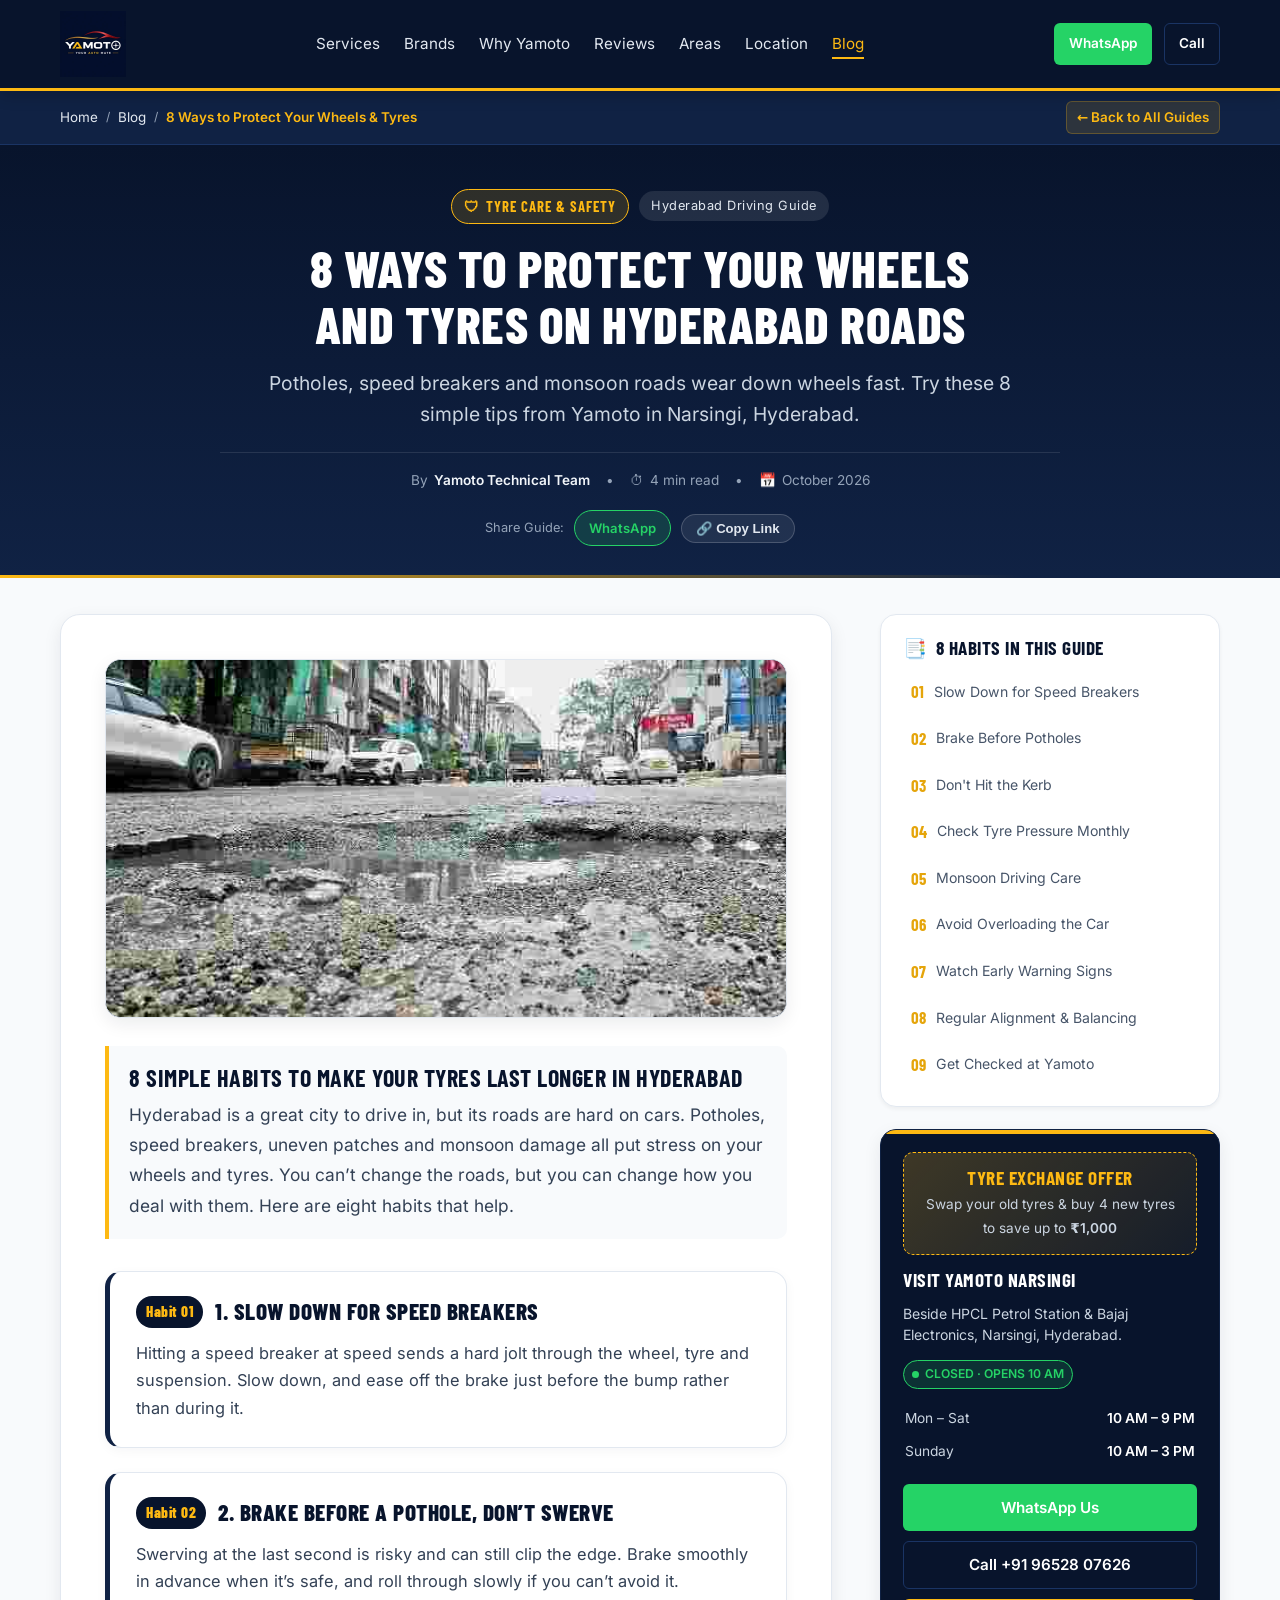
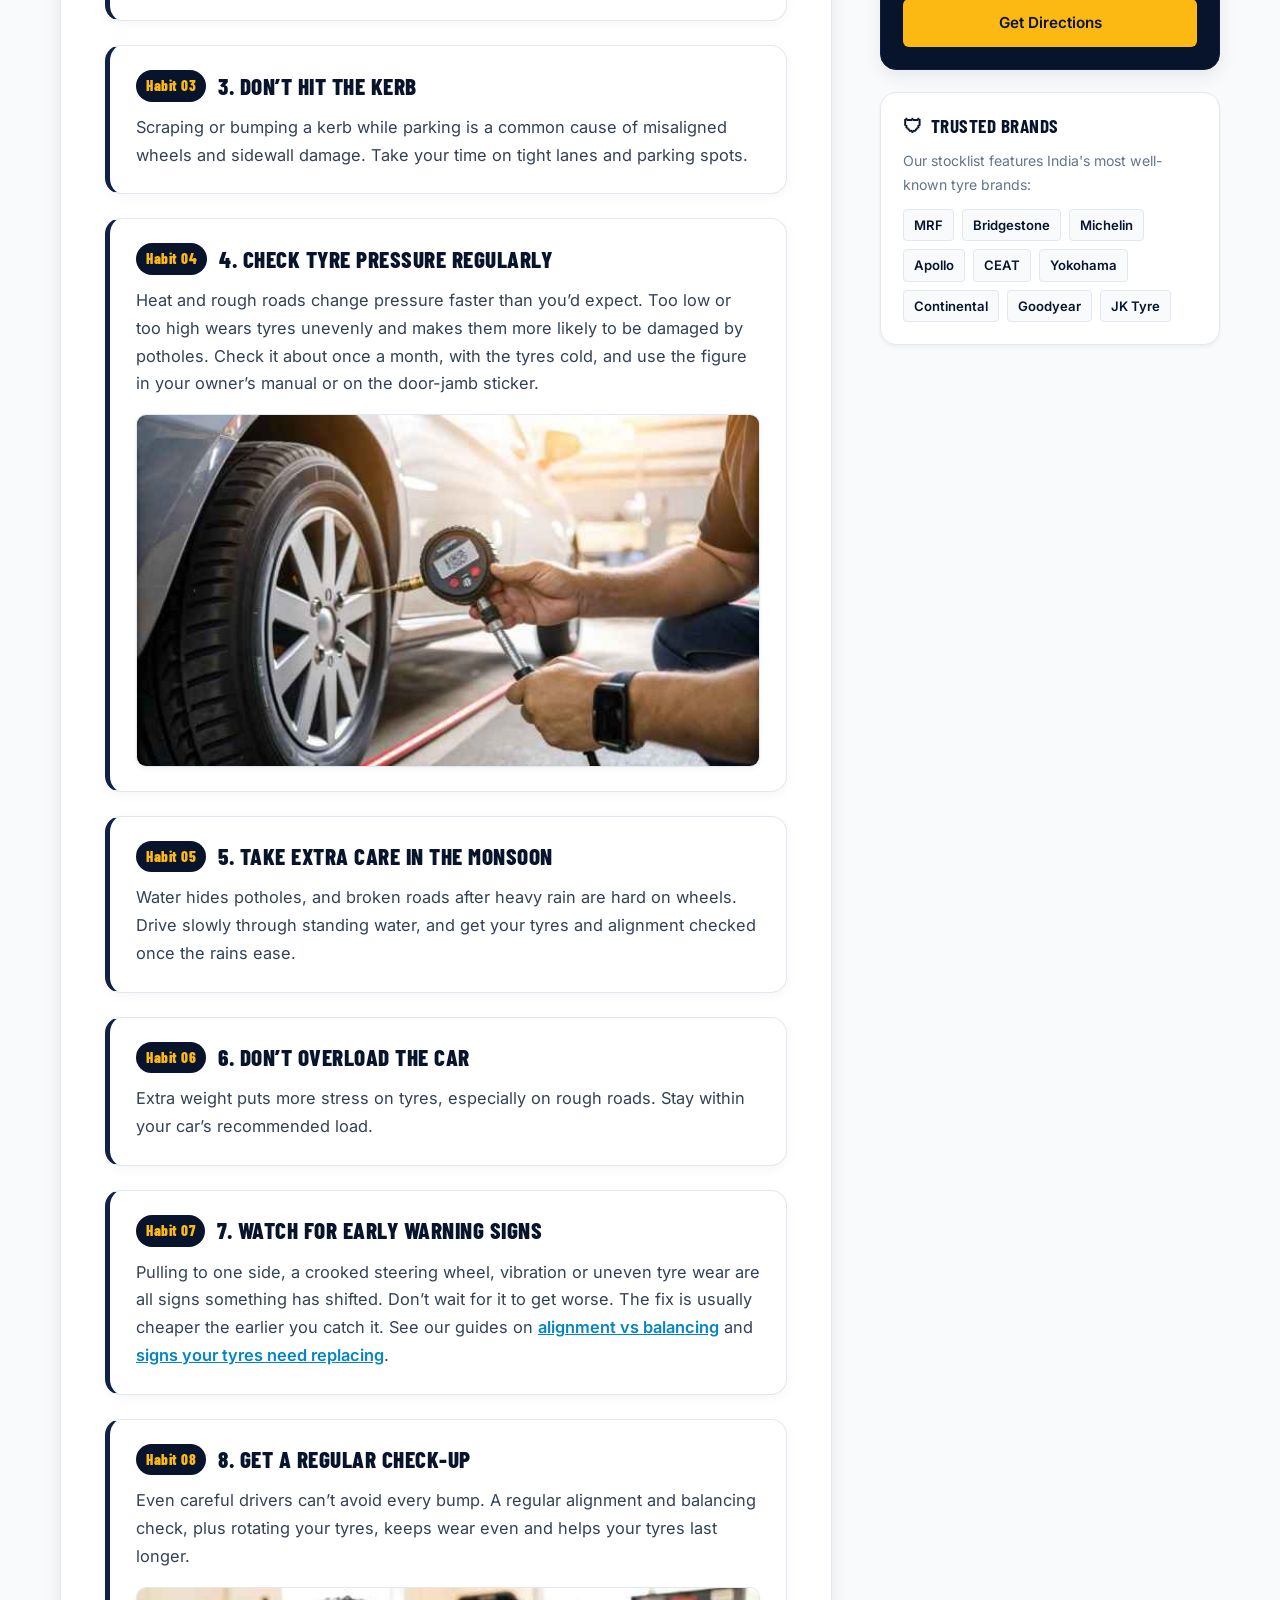
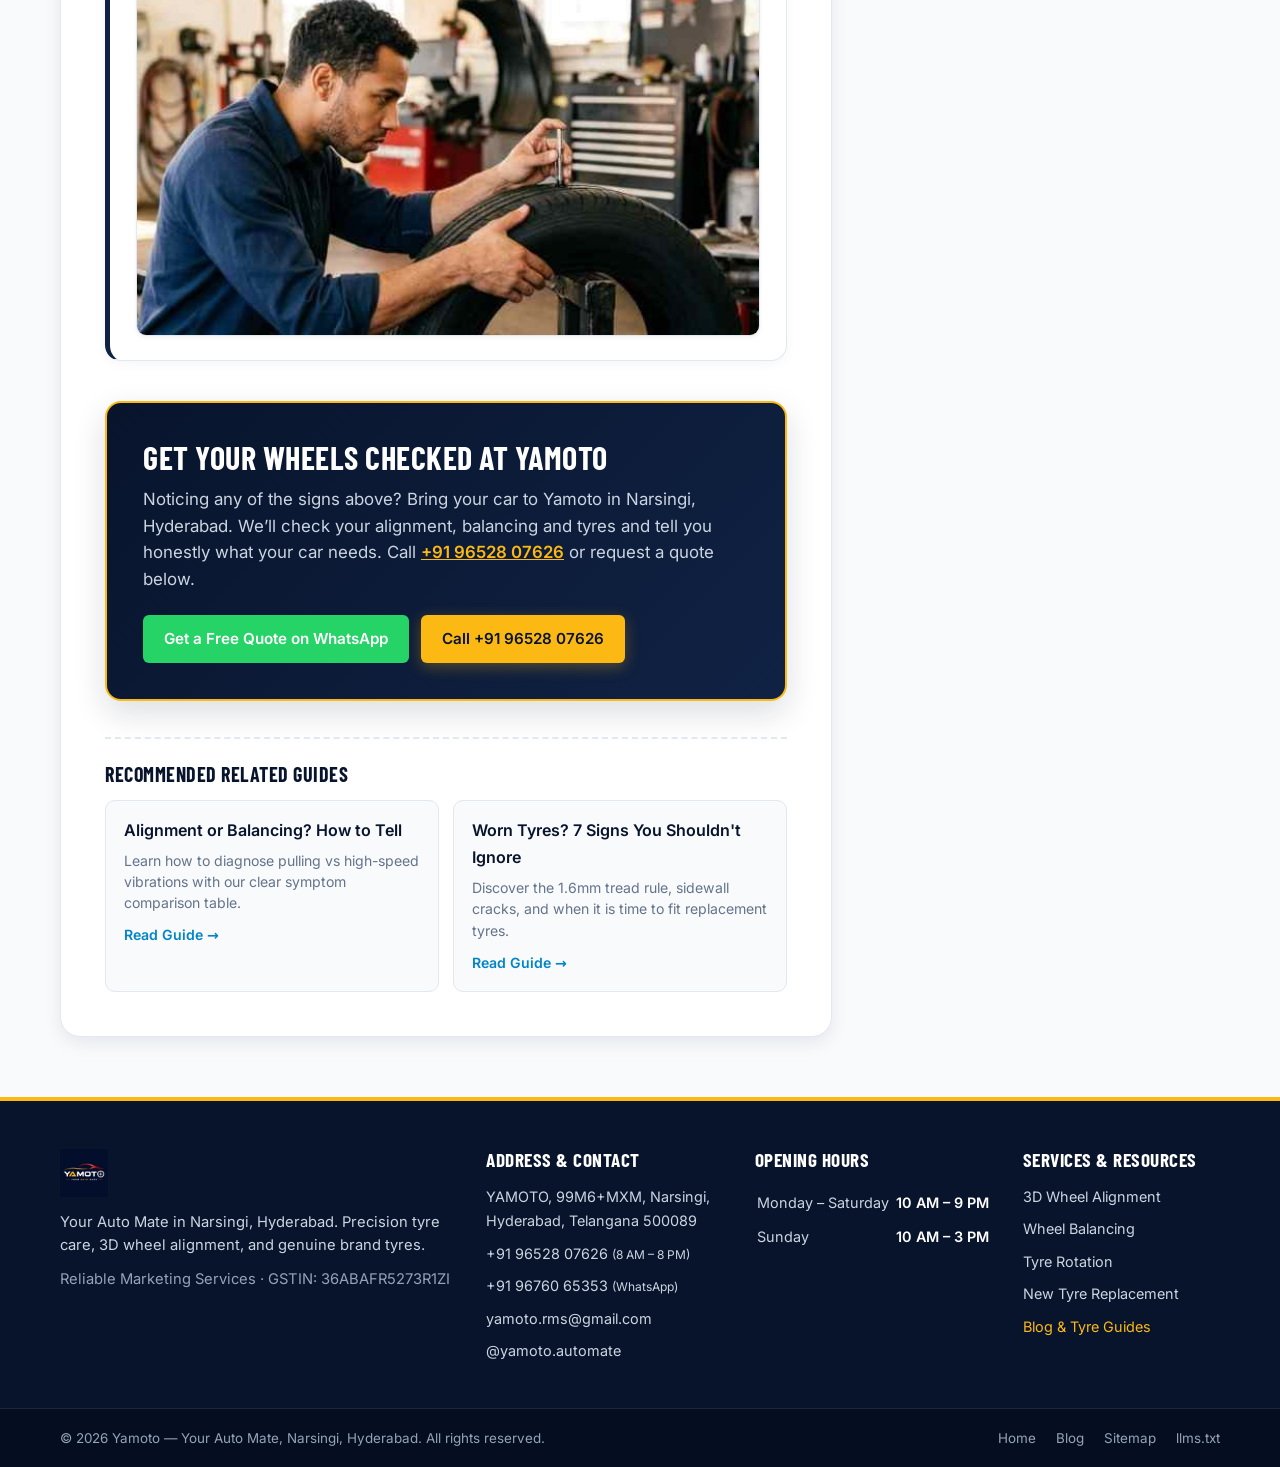
<file: protect-wheels-tyres-hyderabad.html>
<!doctype html>
<html lang="en">

<head>
  <meta charset="utf-8">
  <meta name="viewport" content="width=device-width, initial-scale=1, viewport-fit=cover">
  <title>8 Ways to Protect Your Wheels and Tyres on Hyderabad Roads | Yamoto</title>
  <meta name="description"
    content="Potholes, speed breakers and monsoon roads wear down wheels fast. Try these 8 simple tips from Yamoto in Narsingi, Hyderabad.">
  <link rel="canonical" href="https://yamoto.in/protect-wheels-tyres-hyderabad.html">
  <meta name="robots" content="index, follow, max-image-preview:large">
  <meta name="theme-color" content="#08142C">

  <!-- Open Graph / Facebook -->
  <meta property="og:type" content="article">
  <meta property="og:title" content="8 Ways to Protect Your Wheels and Tyres on Hyderabad Roads | Yamoto">
  <meta property="og:description"
    content="Potholes, speed breakers and monsoon roads wear down wheels fast. Try these 8 simple tips from Yamoto in Narsingi, Hyderabad.">
  <meta property="og:url" content="https://yamoto.in/protect-wheels-tyres-hyderabad.html">
  <meta property="og:image"
    content="https://yamoto.in/images/blog%20post%20images/8%20Ways%20to%20Protect%20Your%20Wheels%20and%20Tyres%20on%20Hyderabad%20Roads/potholes.jpg">
  <meta property="og:site_name" content="Yamoto">
  <meta property="og:locale" content="en_IN">
  <meta property="article:published_time" content="2026-10-23">
  <meta property="article:author" content="Yamoto — Your Auto Mate">
  <meta property="article:section" content="Tyre Care &amp; Driving Tips">

  <!-- Twitter Cards -->
  <meta name="twitter:card" content="summary_large_image">
  <meta name="twitter:title" content="8 Ways to Protect Your Wheels and Tyres on Hyderabad Roads | Yamoto">
  <meta name="twitter:description"
    content="Potholes, speed breakers and monsoon roads wear down wheels fast. Try these 8 simple tips from Yamoto in Narsingi, Hyderabad.">
  <meta name="twitter:image"
    content="https://yamoto.in/images/blog%20post%20images/8%20Ways%20to%20Protect%20Your%20Wheels%20and%20Tyres%20on%20Hyderabad%20Roads/potholes.jpg">

  <!-- Favicons -->
  <link rel="icon" href="favicon.ico" sizes="48x48">
  <link rel="icon" type="image/png" sizes="48x48" href="favicon-48x48.png">
  <link rel="icon" type="image/png" sizes="192x192" href="favicon-192x192.png">
  <link rel="apple-touch-icon" href="apple-touch-icon.png">

  <!-- Preload fonts -->
  <link rel="preload" as="font" type="font/woff2" href="fonts/barlow-condensed-latin-700-normal.woff2" crossorigin>
  <link rel="preload" as="font" type="font/woff2" href="fonts/barlow-condensed-latin-800-normal.woff2" crossorigin>
  <link rel="preload" as="font" type="font/woff2" href="fonts/inter-latin-400-normal.woff2" crossorigin>
  <link rel="preload" as="font" type="font/woff2" href="fonts/inter-latin-600-normal.woff2" crossorigin>

  <style>
    /* === FONTS === */
    @font-face {
      font-family: 'Barlow Condensed';
      font-style: normal;
      font-weight: 600;
      font-display: swap;
      src: url('fonts/barlow-condensed-latin-600-normal.woff2') format('woff2');
      unicode-range: U+0000-00FF, U+0131, U+0152-0153, U+02BB-02BC, U+02C6, U+02DA, U+02DC, U+0304, U+0308, U+0329, U+2000-206F, U+20AC, U+2122, U+2191, U+2193, U+2212, U+2215, U+FEFF, U+FFFD;
    }

    @font-face {
      font-family: 'Barlow Condensed';
      font-style: normal;
      font-weight: 700;
      font-display: swap;
      src: url('fonts/barlow-condensed-latin-700-normal.woff2') format('woff2');
      unicode-range: U+0000-00FF, U+0131, U+0152-0153, U+02BB-02BC, U+02C6, U+02DA, U+02DC, U+0304, U+0308, U+0329, U+2000-206F, U+20AC, U+2122, U+2191, U+2193, U+2212, U+2215, U+FEFF, U+FFFD;
    }

    @font-face {
      font-family: 'Barlow Condensed';
      font-style: normal;
      font-weight: 800;
      font-display: swap;
      src: url('fonts/barlow-condensed-latin-800-normal.woff2') format('woff2');
      unicode-range: U+0000-00FF, U+0131, U+0152-0153, U+02BB-02BC, U+02C6, U+02DA, U+02DC, U+0304, U+0308, U+0329, U+2000-206F, U+20AC, U+2122, U+2191, U+2193, U+2212, U+2215, U+FEFF, U+FFFD;
    }

    @font-face {
      font-family: 'Inter';
      font-style: normal;
      font-weight: 400;
      font-display: swap;
      src: url('fonts/inter-latin-400-normal.woff2') format('woff2');
      unicode-range: U+0000-00FF, U+0131, U+0152-0153, U+02BB-02BC, U+02C6, U+02DA, U+02DC, U+0304, U+0308, U+0329, U+2000-206F, U+20AC, U+2122, U+2191, U+2193, U+2212, U+2215, U+FEFF, U+FFFD;
    }

    @font-face {
      font-family: 'Inter';
      font-style: normal;
      font-weight: 600;
      font-display: swap;
      src: url('fonts/inter-latin-600-normal.woff2') format('woff2');
      unicode-range: U+0000-00FF, U+0131, U+0152-0153, U+02BB-02BC, U+02C6, U+02DA, U+02DC, U+0304, U+0308, U+0329, U+2000-206F, U+20AC, U+2122, U+2191, U+2193, U+2212, U+2215, U+FEFF, U+FFFD;
    }

    /* === TOKENS === */
    :root {
      --navy-dark: #08142C;
      --navy-mid: #102244;
      --navy-light: #1A3464;
      --navy-surface: #0E1B38;
      --yellow-accent: #FDB913;
      --yellow-hover: #E5A50B;
      --yellow-soft: rgba(253, 185, 19, 0.12);
      --text-main: #1E293B;
      --text-muted: #64748B;
      --text-light: #94A3B8;
      --bg-light: #F8FAFC;
      --bg-white: #FFFFFF;
      --border-color: #E2E8F0;
      --border-dark: rgba(255, 255, 255, 0.12);
      --whatsapp-green: #25D366;
      --whatsapp-hover: #1EBE5D;
      --font-base: 'Inter', system-ui, -apple-system, BlinkMacSystemFont, 'Segoe UI', Roboto, sans-serif;
      --font-heading: 'Barlow Condensed', -apple-system, sans-serif;
      --radius-sm: 6px;
      --radius-md: 10px;
      --radius-lg: 16px;
      --radius-xl: 20px;
      --shadow-sm: 0 2px 4px rgba(0, 0, 0, 0.05);
      --shadow-md: 0 6px 18px rgba(8, 20, 44, 0.08);
      --shadow-lg: 0 12px 32px rgba(8, 20, 44, 0.14);
      --transition: all 0.25s ease-in-out;
    }

    *,
    *::before,
    *::after {
      box-sizing: border-box;
      margin: 0;
      padding: 0;
    }

    html {
      scroll-behavior: smooth;
      font-size: 16px;
      -webkit-text-size-adjust: 100%;
    }

    [id] {
      scroll-margin-top: 96px;
    }

    @media (max-width: 768px) {
      [id] {
        scroll-margin-top: 76px;
      }
    }

    body {
      font-family: var(--font-base);
      color: var(--text-main);
      background-color: var(--bg-light);
      line-height: 1.7;
      -webkit-font-smoothing: antialiased;
      overflow-x: hidden;
    }

    @media (max-width: 768px) {
      body {
        padding-bottom: calc(74px + env(safe-area-inset-bottom, 0px));
      }
    }

    img {
      max-width: 100%;
      height: auto;
      display: block;
    }

    a {
      text-decoration: none;
      color: inherit;
      transition: var(--transition);
    }

    ul,
    ol {
      list-style: none;
    }

    .container {
      width: 100%;
      max-width: 1200px;
      margin: 0 auto;
      padding: 0 20px;
    }

    @media (max-width: 640px) {
      .container {
        padding: 0 16px;
      }
    }

    h1,
    h2,
    h3,
    h4 {
      font-family: var(--font-heading);
      text-transform: uppercase;
      letter-spacing: 0.5px;
      line-height: 1.15;
      color: var(--navy-dark);
    }

    /* Reading Progress Bar */
    .reading-progress-container {
      position: fixed;
      top: 88px;
      left: 0;
      right: 0;
      height: 3px;
      background: transparent;
      z-index: 1001;
      pointer-events: none;
    }

    @media (max-width: 640px) {
      .reading-progress-container {
        top: 64px;
      }
    }

    .reading-progress-bar {
      height: 100%;
      width: 0%;
      background: linear-gradient(90deg, var(--yellow-accent) 0%, #FF9900 100%);
      box-shadow: 0 0 10px rgba(253, 185, 19, 0.8);
      transition: width 0.08s ease-out;
    }

    /* Buttons */
    .btn {
      display: inline-flex;
      align-items: center;
      justify-content: center;
      gap: 8px;
      font-family: var(--font-base);
      font-weight: 600;
      font-size: 0.95rem;
      padding: 10px 20px;
      border-radius: var(--radius-sm);
      border: 1px solid transparent;
      cursor: pointer;
      transition: var(--transition);
      text-align: center;
      touch-action: manipulation;
    }

    .btn-primary {
      background-color: var(--yellow-accent);
      color: var(--navy-dark);
      box-shadow: 0 4px 15px rgba(253, 185, 19, 0.3);
    }

    .btn-primary:hover,
    .btn-primary:active {
      background-color: var(--yellow-hover);
      transform: translateY(-2px);
      box-shadow: 0 6px 20px rgba(253, 185, 19, 0.4);
    }

    .btn-whatsapp {
      background-color: var(--whatsapp-green);
      color: #fff;
    }

    .btn-whatsapp:hover,
    .btn-whatsapp:active {
      background-color: var(--whatsapp-hover);
      transform: translateY(-2px);
      box-shadow: 0 4px 14px rgba(37, 211, 102, 0.35);
    }

    .btn-call {
      background-color: var(--navy-dark);
      color: #fff;
      border: 1px solid var(--navy-light);
    }

    .btn-call:hover,
    .btn-call:active {
      background-color: var(--navy-mid);
      border-color: var(--yellow-accent);
      color: #fff;
    }

    .btn-directions {
      background-color: var(--yellow-accent);
      color: var(--navy-dark);
      font-weight: 700;
    }

    .btn-directions:hover,
    .btn-directions:active {
      background-color: var(--yellow-hover);
    }

    .w-full {
      width: 100%;
    }

    /* Site Header */
    .site-header {
      position: sticky;
      top: 0;
      z-index: 1000;
      background-color: var(--navy-dark);
      border-bottom: 3px solid var(--yellow-accent);
      box-shadow: 0 4px 15px rgba(0, 0, 0, 0.2);
    }

    .header-inner {
      display: flex;
      align-items: center;
      justify-content: space-between;
      height: 88px;
    }

    @media (max-width: 640px) {
      .header-inner {
        height: 64px;
        min-height: 64px;
      }
    }

    .logo-link {
      display: flex;
      align-items: center;
    }

    .logo-img {
      height: 66px;
      width: auto;
      object-fit: contain;
    }

    @media (max-width: 640px) {
      .logo-img {
        height: 46px;
      }
    }

    .main-nav {
      display: none;
    }

    @media (min-width: 992px) {
      .main-nav {
        display: block;
      }
    }

    .nav-list {
      display: flex;
      align-items: center;
      gap: 24px;
    }

    .nav-list a {
      color: #E2E8F0;
      font-size: 0.95rem;
      font-weight: 500;
      padding: 6px 0;
      position: relative;
    }

    .nav-list a:hover,
    .nav-list a.active-nav {
      color: var(--yellow-accent);
    }

    .nav-list a.active-nav::after {
      content: '';
      position: absolute;
      bottom: 0;
      left: 0;
      width: 100%;
      height: 2px;
      background: var(--yellow-accent);
    }

    .header-actions {
      display: flex;
      align-items: center;
      gap: 12px;
    }

    .header-btn {
      display: none;
    }

    @media (min-width: 640px) {
      .header-btn {
        display: inline-flex;
        padding: 8px 14px;
        font-size: 0.85rem;
      }
    }

    .hamburger {
      display: flex;
      flex-direction: column;
      justify-content: space-between;
      width: 40px;
      height: 36px;
      background: transparent;
      border: none;
      cursor: pointer;
      padding: 8px 6px;
    }

    @media (min-width: 992px) {
      .hamburger {
        display: none;
      }
    }

    .hamburger span {
      width: 100%;
      height: 2.5px;
      background-color: #fff;
      border-radius: 2px;
      transition: transform 0.3s ease, opacity 0.3s ease;
    }

    .hamburger[aria-expanded="true"] span:nth-child(1) {
      transform: translateY(7px) rotate(45deg);
    }

    .hamburger[aria-expanded="true"] span:nth-child(2) {
      opacity: 0;
    }

    .hamburger[aria-expanded="true"] span:nth-child(3) {
      transform: translateY(-7px) rotate(-45deg);
    }

    .mobile-nav {
      display: none;
      background-color: var(--navy-mid);
      border-top: 1px solid var(--navy-light);
      padding: 20px;
    }

    .mobile-nav.open {
      display: block;
    }

    .mobile-nav ul {
      display: flex;
      flex-direction: column;
      gap: 14px;
    }

    .mobile-nav-link {
      color: #fff;
      font-size: 1.05rem;
      font-weight: 500;
      display: block;
      padding: 6px 0;
    }

    /* Breadcrumbs */
    .breadcrumb-bar {
      background-color: var(--navy-mid);
      padding: 10px 0;
      border-bottom: 1px solid var(--navy-light);
    }

    .breadcrumb-inner {
      display: flex;
      align-items: center;
      justify-content: space-between;
      gap: 12px;
    }

    .breadcrumb-list {
      display: flex;
      align-items: center;
      gap: 8px;
      font-size: 0.84rem;
      color: var(--text-light);
      overflow-x: auto;
      white-space: nowrap;
      scrollbar-width: none;
      -webkit-overflow-scrolling: touch;
      padding: 2px 0;
    }

    .breadcrumb-list::-webkit-scrollbar {
      display: none;
    }

    .breadcrumb-list a {
      color: #E2E8F0;
      transition: color 0.2s;
    }

    .breadcrumb-list a:hover {
      color: var(--yellow-accent);
    }

    .breadcrumb-separator {
      color: var(--text-light);
      font-size: 0.75rem;
    }

    .breadcrumb-current {
      color: var(--yellow-accent);
      font-weight: 600;
    }

    .back-to-blog-link {
      display: inline-flex;
      align-items: center;
      gap: 6px;
      color: var(--yellow-accent);
      font-size: 0.84rem;
      font-weight: 600;
      white-space: nowrap;
      padding: 4px 10px;
      border-radius: var(--radius-sm);
      background: rgba(253, 185, 19, 0.12);
      border: 1px solid rgba(253, 185, 19, 0.25);
      transition: var(--transition);
      flex-shrink: 0;
    }

    .back-to-blog-link:hover {
      background: var(--yellow-accent);
      color: var(--navy-dark);
    }

    /* Article Hero Header */
    .article-header-section {
      background: linear-gradient(180deg, var(--navy-dark) 0%, var(--navy-mid) 100%);
      color: #fff;
      padding: 44px 0 32px;
      position: relative;
    }

    .article-header-section::after {
      content: '';
      position: absolute;
      bottom: 0;
      left: 0;
      right: 0;
      height: 3px;
      background: linear-gradient(90deg, var(--yellow-accent) 0%, transparent 80%);
    }

    .article-header-inner {
      max-width: 880px;
      margin: 0 auto;
      text-align: center;
    }

    @media (max-width: 640px) {
      .article-header-section {
        padding: 24px 0 20px;
      }

      .article-header-inner {
        text-align: left;
      }
    }

    .post-badge-group {
      display: inline-flex;
      align-items: center;
      gap: 10px;
      margin-bottom: 16px;
      flex-wrap: wrap;
      justify-content: center;
    }

    @media (max-width: 640px) {
      .post-badge-group {
        justify-content: flex-start;
        gap: 8px;
        margin-bottom: 12px;
      }
    }

    .post-category {
      background: rgba(253, 185, 19, 0.15);
      border: 1px solid var(--yellow-accent);
      color: var(--yellow-accent);
      font-family: var(--font-heading);
      font-size: 0.92rem;
      font-weight: 700;
      letter-spacing: 1px;
      padding: 4px 12px;
      border-radius: 50px;
      text-transform: uppercase;
      display: inline-flex;
      align-items: center;
      gap: 6px;
    }

    .post-city-tag {
      background: rgba(255, 255, 255, 0.1);
      color: #E2E8F0;
      font-size: 0.8rem;
      padding: 4px 12px;
      border-radius: 50px;
      letter-spacing: 0.5px;
    }

    .article-title {
      font-size: clamp(1.85rem, 5vw, 3.2rem);
      font-weight: 800;
      line-height: 1.1;
      color: #fff;
      margin-bottom: 16px;
      text-wrap: balance;
    }

    .article-lead-subtitle {
      font-size: clamp(0.98rem, 2vw, 1.2rem);
      color: #CBD5E1;
      max-width: 760px;
      margin: 0 auto 22px;
      line-height: 1.6;
    }

    @media (max-width: 640px) {
      .article-lead-subtitle {
        margin: 0 0 18px 0;
        font-size: 0.98rem;
      }
    }

    .post-meta-bar {
      display: flex;
      align-items: center;
      justify-content: center;
      flex-wrap: wrap;
      gap: 16px;
      font-size: 0.85rem;
      color: #94A3B8;
      padding-top: 16px;
      border-top: 1px solid rgba(255, 255, 255, 0.1);
    }

    @media (max-width: 640px) {
      .post-meta-bar {
        justify-content: flex-start;
        gap: 10px 14px;
        padding-top: 14px;
        font-size: 0.82rem;
      }
    }

    .meta-item {
      display: flex;
      align-items: center;
      gap: 6px;
    }

    .meta-item strong {
      color: #F1F5F9;
    }

    .article-share-strip {
      display: flex;
      align-items: center;
      justify-content: center;
      gap: 10px;
      margin-top: 18px;
      flex-wrap: wrap;
    }

    @media (max-width: 640px) {
      .article-share-strip {
        justify-content: flex-start;
      }
    }

    .share-btn-pill {
      display: inline-flex;
      align-items: center;
      gap: 6px;
      font-size: 0.82rem;
      font-weight: 600;
      padding: 6px 14px;
      border-radius: 50px;
      background: rgba(255, 255, 255, 0.08);
      border: 1px solid rgba(255, 255, 255, 0.18);
      color: #E2E8F0;
      cursor: pointer;
      transition: var(--transition);
    }

    .share-btn-pill:hover,
    .share-btn-pill:active {
      background: rgba(255, 255, 255, 0.18);
      color: #fff;
      border-color: var(--yellow-accent);
    }

    .share-btn-pill.whatsapp {
      background: rgba(37, 211, 102, 0.16);
      border-color: var(--whatsapp-green);
      color: #25D366;
    }

    .share-btn-pill.whatsapp:hover {
      background: var(--whatsapp-green);
      color: #fff;
    }

    /* Layout */
    .blog-page-body {
      padding: 36px 0 60px;
    }

    @media (max-width: 768px) {
      .blog-page-body {
        padding: 16px 0 40px;
      }
    }

    .blog-layout-grid {
      display: grid;
      grid-template-columns: 1fr;
      gap: 36px;
      align-items: start;
    }

    @media (min-width: 992px) {
      .blog-layout-grid {
        grid-template-columns: minmax(0, 1fr) 340px;
        gap: 48px;
      }
    }

    .article-main {
      background: #fff;
      border-radius: var(--radius-xl);
      padding: clamp(20px, 3.5vw, 44px);
      box-shadow: var(--shadow-md);
      border: 1px solid var(--border-color);
    }

    @media (max-width: 640px) {
      .article-main {
        padding: 18px 14px;
        border-radius: var(--radius-lg);
        box-shadow: 0 2px 8px rgba(0, 0, 0, 0.04);
      }
    }

    .hero-image-wrapper {
      margin-bottom: 28px;
      border-radius: var(--radius-lg);
      overflow: hidden;
      box-shadow: var(--shadow-md);
      border: 1px solid var(--border-color);
      background-color: var(--navy-dark);
      position: relative;
    }

    @media (max-width: 640px) {
      .hero-image-wrapper {
        margin-bottom: 22px;
        border-radius: var(--radius-md);
      }
    }

    .hero-image-wrapper img {
      width: 100%;
      height: auto;
      display: block;
      transition: transform 0.4s ease;
    }

    .image-caption {
      background-color: var(--navy-surface);
      color: #CBD5E1;
      font-size: 0.85rem;
      padding: 10px 16px;
      border-top: 1px solid rgba(253, 185, 19, 0.3);
      display: flex;
      align-items: center;
      justify-content: space-between;
      flex-wrap: wrap;
      gap: 8px;
    }

    .article-intro {
      font-size: 1.08rem;
      line-height: 1.75;
      color: #334155;
      background: #F8FAFC;
      border-left: 4px solid var(--yellow-accent);
      padding: 18px 20px;
      border-radius: 0 var(--radius-md) var(--radius-md) 0;
      margin-bottom: 32px;
    }

    @media (max-width: 640px) {
      .article-intro {
        font-size: 1rem;
        padding: 14px 16px;
        margin-bottom: 24px;
      }
    }

    /* 8 Habits Cards */
    .habits-container {
      display: flex;
      flex-direction: column;
      gap: 24px;
      margin: 28px 0 40px;
    }

    .habit-card {
      background: #FFFFFF;
      border: 1px solid var(--border-color);
      border-radius: var(--radius-lg);
      padding: 24px 26px;
      box-shadow: 0 3px 12px rgba(8, 20, 44, 0.04);
      position: relative;
      transition: var(--transition);
      border-left: 5px solid var(--navy-mid);
    }

    @media (max-width: 640px) {
      .habit-card {
        padding: 18px 16px;
        border-radius: var(--radius-md);
      }
    }

    .habit-card:hover {
      box-shadow: var(--shadow-md);
      border-left-color: var(--yellow-accent);
      transform: translateY(-2px);
    }

    .habit-header {
      display: flex;
      align-items: center;
      gap: 12px;
      margin-bottom: 12px;
      flex-wrap: wrap;
    }

    .habit-badge {
      display: inline-flex;
      align-items: center;
      gap: 6px;
      background-color: var(--navy-dark);
      color: var(--yellow-accent);
      font-family: var(--font-heading);
      font-size: 0.95rem;
      font-weight: 800;
      padding: 3px 10px;
      border-radius: 50px;
      letter-spacing: 0.5px;
    }

    .habit-title {
      font-size: clamp(1.2rem, 3.8vw, 1.45rem);
      font-weight: 800;
      color: var(--navy-dark);
      margin: 0;
      line-height: 1.25;
    }

    .habit-body {
      color: #334155;
      font-size: 1.02rem;
      line-height: 1.7;
    }

    .habit-body p+p {
      margin-top: 10px;
    }

    .habit-body a {
      color: #0284C7;
      font-weight: 600;
      text-decoration: underline;
    }

    .habit-body a:hover {
      color: var(--yellow-hover);
    }

    /* Embedded image inside card */
    .habit-media {
      margin-top: 16px;
      border-radius: var(--radius-md);
      overflow: hidden;
      border: 1px solid var(--border-color);
      box-shadow: var(--shadow-sm);
    }

    .habit-media img {
      width: 100%;
      height: auto;
      object-fit: cover;
      max-height: 380px;
    }

    .habit-caption {
      padding: 8px 14px;
      background: var(--navy-surface);
      color: #CBD5E1;
      font-size: 0.82rem;
      border-top: 2px solid var(--yellow-accent);
    }

    /* CTA consultation box */
    .cta-consultation-box {
      background: linear-gradient(135deg, var(--navy-dark) 0%, var(--navy-mid) 100%);
      border-radius: var(--radius-lg);
      padding: clamp(24px, 4vw, 36px);
      color: #fff;
      margin: 36px 0;
      border: 2px solid var(--yellow-accent);
      box-shadow: var(--shadow-lg);
    }

    .cta-consultation-box h3 {
      color: #fff;
      font-size: clamp(1.5rem, 4vw, 2rem);
      margin-bottom: 10px;
    }

    .cta-consultation-box p {
      color: #CBD5E1;
      font-size: 1.05rem;
      line-height: 1.6;
      margin-bottom: 22px;
    }

    .cta-btn-group {
      display: flex;
      flex-wrap: wrap;
      gap: 12px;
    }

    /* Related Guides / Next Steps */
    .article-next-steps {
      margin-top: 36px;
      padding-top: 24px;
      border-top: 2px dashed #E2E8F0;
    }

    .next-steps-title {
      font-size: 1.25rem;
      color: var(--navy-dark);
      margin-bottom: 14px;
    }

    .next-steps-grid {
      display: grid;
      grid-template-columns: 1fr;
      gap: 14px;
    }

    @media (min-width: 600px) {
      .next-steps-grid {
        grid-template-columns: 1fr 1fr;
      }
    }

    .next-step-card {
      background: #F8FAFC;
      border: 1px solid #E2E8F0;
      border-radius: var(--radius-md);
      padding: 16px 18px;
      display: flex;
      flex-direction: column;
      gap: 6px;
      transition: var(--transition);
      text-decoration: none;
    }

    .next-step-card:hover {
      border-color: var(--navy-dark);
      background: #FFFFFF;
      box-shadow: var(--shadow-sm);
      transform: translateY(-2px);
    }

    .next-step-card strong {
      font-size: 1rem;
      color: var(--navy-dark);
    }

    .next-step-card p {
      font-size: 0.88rem;
      color: #64748B;
      line-height: 1.5;
    }

    .next-step-link {
      font-size: 0.88rem;
      font-weight: 700;
      color: #0284C7;
      margin-top: 4px;
    }

    /* Sidebar */
    .article-sidebar {
      display: flex;
      flex-direction: column;
      gap: 22px;
      position: sticky;
      top: 96px;
    }

    .sidebar-card {
      background: #FFFFFF;
      border-radius: var(--radius-lg);
      padding: 22px;
      border: 1px solid var(--border-color);
      box-shadow: var(--shadow-sm);
    }

    .sidebar-card.highlight {
      background: var(--navy-dark);
      color: #fff;
      border-color: var(--navy-mid);
      box-shadow: var(--shadow-md);
      position: relative;
      overflow: hidden;
    }

    .sidebar-card.highlight::after {
      content: '';
      position: absolute;
      top: 0;
      right: 0;
      left: 0;
      height: 4px;
      background: var(--yellow-accent);
    }

    .sidebar-title {
      font-size: 1.2rem;
      margin-bottom: 12px;
      display: flex;
      align-items: center;
      gap: 8px;
      color: var(--navy-dark);
    }

    .sidebar-card.highlight .sidebar-title {
      color: #fff;
    }

    .toc-list {
      display: flex;
      flex-direction: column;
      gap: 6px;
    }

    .toc-list li a {
      display: flex;
      align-items: center;
      gap: 10px;
      font-size: 0.88rem;
      color: #475569;
      padding: 6px 8px;
      border-radius: var(--radius-sm);
      transition: var(--transition);
    }

    .toc-list li a:hover {
      background: var(--bg-light);
      color: var(--navy-dark);
      padding-left: 12px;
      font-weight: 600;
    }

    .toc-num {
      color: var(--yellow-hover);
      font-family: var(--font-heading);
      font-size: 1.05rem;
      font-weight: 700;
    }

    .offer-box-compact {
      background: linear-gradient(135deg, rgba(253, 185, 19, 0.22) 0%, rgba(253, 185, 19, 0.06) 100%);
      border: 1px dashed var(--yellow-accent);
      border-radius: var(--radius-md);
      padding: 14px;
      margin-bottom: 14px;
      text-align: center;
    }

    .offer-box-compact h4 {
      font-size: 1.2rem;
      color: var(--yellow-accent);
      margin-bottom: 4px;
    }

    .offer-box-compact p {
      font-size: 0.85rem;
      color: #CBD5E1;
    }

    .hours-sidebar-table {
      width: 100%;
      font-size: 0.86rem;
      color: #CBD5E1;
      margin-bottom: 14px;
    }

    .hours-sidebar-table td {
      padding: 4px 0;
    }

    .hours-sidebar-table td:last-child {
      text-align: right;
      font-weight: 600;
      color: #fff;
    }

    .open-status-pill {
      display: inline-flex;
      align-items: center;
      gap: 6px;
      background: rgba(37, 211, 102, 0.15);
      border: 1px solid var(--whatsapp-green);
      color: var(--whatsapp-green);
      padding: 3px 8px;
      border-radius: 50px;
      font-size: 0.76rem;
      font-weight: 700;
      text-transform: uppercase;
      margin-bottom: 12px;
    }

    .status-dot {
      width: 7px;
      height: 7px;
      background: currentColor;
      border-radius: 50%;
    }

    /* Back to top button */
    .back-to-top-btn {
      position: fixed;
      bottom: 80px;
      right: 18px;
      width: 44px;
      height: 44px;
      border-radius: 50%;
      background: var(--navy-dark);
      color: var(--yellow-accent);
      border: 2px solid var(--yellow-accent);
      display: flex;
      align-items: center;
      justify-content: center;
      font-size: 1.2rem;
      cursor: pointer;
      z-index: 998;
      opacity: 0;
      visibility: hidden;
      transform: translateY(12px);
      transition: opacity 0.3s ease, transform 0.3s ease, background 0.2s;
      box-shadow: 0 4px 14px rgba(0, 0, 0, 0.35);
      touch-action: manipulation;
    }

    .back-to-top-btn.visible {
      opacity: 1;
      visibility: visible;
      transform: translateY(0);
    }

    .back-to-top-btn:hover,
    .back-to-top-btn:active {
      background: var(--yellow-accent);
      color: var(--navy-dark);
    }

    @media (min-width: 769px) {
      .back-to-top-btn {
        bottom: 24px;
        right: 24px;
      }
    }

    /* Footer */
    .site-footer {
      background-color: var(--navy-dark);
      color: #CBD5E1;
      padding: 48px 0 0;
      border-top: 4px solid var(--yellow-accent);
    }

    .footer-grid {
      display: grid;
      grid-template-columns: 1fr;
      gap: 32px;
      padding-bottom: 36px;
    }

    @media (min-width: 640px) {
      .footer-grid {
        grid-template-columns: repeat(2, 1fr);
      }
    }

    @media (min-width: 992px) {
      .footer-grid {
        grid-template-columns: 2fr 1.2fr 1.2fr 1fr;
      }
    }

    .footer-brand img {
      height: 48px;
      width: auto;
      margin-bottom: 14px;
    }

    .footer-brand p {
      font-size: 0.92rem;
      line-height: 1.6;
      margin-bottom: 10px;
    }

    .footer-gstin {
      font-size: 0.8rem;
      color: var(--text-light);
    }

    .footer-contact h3,
    .footer-hours h3,
    .footer-services h3 {
      color: #fff;
      font-size: 1.2rem;
      margin-bottom: 14px;
    }

    .footer-contact address p {
      font-style: normal;
      font-size: 0.9rem;
      margin-bottom: 8px;
    }

    .footer-contact a:hover,
    .footer-services a:hover {
      color: var(--yellow-accent);
    }

    .footer-hours table {
      width: 100%;
      font-size: 0.9rem;
    }

    .footer-hours td {
      padding: 4px 0;
    }

    .footer-hours td:last-child {
      text-align: right;
      color: #fff;
      font-weight: 600;
    }

    .footer-services ul li {
      margin-bottom: 8px;
      font-size: 0.9rem;
    }

    .footer-bottom {
      border-top: 1px solid rgba(255, 255, 255, 0.1);
      padding: 18px 0;
      background-color: #050E20;
    }

    .footer-bottom-inner {
      display: flex;
      flex-direction: column;
      align-items: center;
      gap: 10px;
      text-align: center;
      font-size: 0.84rem;
      color: var(--text-light);
    }

    @media (min-width: 640px) {
      .footer-bottom-inner {
        flex-direction: row;
        justify-content: space-between;
        text-align: left;
      }
    }

    .footer-bottom nav a {
      margin-left: 16px;
      color: var(--text-light);
    }

    .footer-bottom nav a:hover {
      color: var(--yellow-accent);
    }

    /* Mobile Bar */
    .mobile-bar {
      display: none;
      position: fixed;
      bottom: 0;
      left: 0;
      right: 0;
      background-color: var(--navy-dark);
      border-top: 2px solid var(--yellow-accent);
      z-index: 999;
      padding: 8px 12px;
      box-shadow: 0 -4px 15px rgba(0, 0, 0, 0.25);
    }

    @media (max-width: 768px) {
      .mobile-bar {
        display: flex;
        justify-content: space-around;
        gap: 8px;
        padding-bottom: calc(8px + env(safe-area-inset-bottom, 0px));
      }
    }

    .mobile-bar-btn {
      display: flex;
      flex-direction: column;
      align-items: center;
      justify-content: center;
      flex: 1;
      padding: 6px 4px;
      border-radius: var(--radius-sm);
      color: #fff;
      font-size: 0.78rem;
      font-weight: 600;
      text-align: center;
      min-height: 44px;
    }

    .mobile-bar-btn svg {
      width: 20px;
      height: 20px;
      margin-bottom: 2px;
      fill: currentColor;
    }

    .mobile-bar-btn.call {
      background-color: var(--navy-mid);
      border: 1px solid var(--navy-light);
    }

    .mobile-bar-btn.whatsapp {
      background-color: var(--whatsapp-green);
      color: #fff;
    }

    .mobile-bar-btn.directions {
      background-color: var(--yellow-accent);
      color: var(--navy-dark);
    }
  </style>
</head>

<body>

  <!-- Reading Progress Bar -->
  <div class="reading-progress-container" aria-hidden="true">
    <div class="reading-progress-bar" id="reading-progress"></div>
  </div>

  <!-- Site Header -->
  <header class="site-header" id="site-header">
    <div class="container header-inner">
      <a href="index.html" class="logo-link" aria-label="Yamoto Home — return to homepage">
        <img src="images/yamoto-logo.webp" width="264" height="264" alt="Yamoto — Your Auto Mate" class="logo-img">
      </a>
      <nav class="main-nav" aria-label="Main navigation">
        <ul class="nav-list">
          <li><a href="index.html#services">Services</a></li>
          <li><a href="index.html#brands">Brands</a></li>
          <li><a href="index.html#why-yamoto">Why Yamoto</a></li>
          <li><a href="index.html#reviews">Reviews</a></li>
          <li><a href="index.html#areas-served">Areas</a></li>
          <li><a href="index.html#location">Location</a></li>
          <li><a href="index.html#blog" class="active-nav">Blog</a></li>
        </ul>
      </nav>
      <div class="header-actions">
        <a href="https://wa.me/919676065353?text=Hi%20Yamoto%2C%20I%20have%20a%20question%20about%20protecting%20my%20tyres"
          class="btn btn-whatsapp header-btn" target="_blank" rel="noopener">WhatsApp</a>
        <a href="tel:+919652807626" class="btn btn-call header-btn">Call</a>
      </div>
      <button class="hamburger" id="hamburger" aria-label="Open navigation menu" aria-expanded="false">
        <span aria-hidden="true"></span><span aria-hidden="true"></span><span aria-hidden="true"></span>
      </button>
    </div>

    <!-- Mobile Nav Slide-down -->
    <nav class="mobile-nav" id="mobile-nav" aria-label="Mobile navigation" inert>
      <ul>
        <li><a href="index.html#services" class="mobile-nav-link">Services</a></li>
        <li><a href="index.html#brands" class="mobile-nav-link">Brands</a></li>
        <li><a href="index.html#why-yamoto" class="mobile-nav-link">Why Yamoto</a></li>
        <li><a href="index.html#reviews" class="mobile-nav-link">Reviews</a></li>
        <li><a href="index.html#areas-served" class="mobile-nav-link">Areas</a></li>
        <li><a href="index.html#location" class="mobile-nav-link">Location</a></li>
        <li><a href="index.html#blog" class="mobile-nav-link" style="color:var(--yellow-accent);">Blog &amp; Tyre
            Guides</a></li>
        <li><a
            href="https://wa.me/919676065353?text=Hi%20Yamoto%2C%20I%20have%20a%20question%20about%20protecting%20my%20tyres"
            class="btn btn-whatsapp w-full" target="_blank" rel="noopener">Chat on WhatsApp</a></li>
        <li><a href="tel:+919652807626" class="btn btn-call w-full">Call +91 96528 07626</a></li>
      </ul>
    </nav>
  </header>

  <!-- Breadcrumbs -->
  <nav class="breadcrumb-bar" aria-label="Breadcrumb">
    <div class="container breadcrumb-inner">
      <ol class="breadcrumb-list">
        <li><a href="index.html">Home</a></li>
        <li class="breadcrumb-separator" aria-hidden="true">/</li>
        <li><a href="index.html#blog">Blog</a></li>
        <li class="breadcrumb-separator" aria-hidden="true">/</li>
        <li class="breadcrumb-current" aria-current="page">8 Ways to Protect Your Wheels &amp; Tyres</li>
      </ol>
      <a href="index.html#blog" class="back-to-blog-link">
        ← Back to All Guides
      </a>
    </div>
  </nav>

  <!-- Article Hero Header -->
  <header class="article-header-section">
    <div class="container article-header-inner">
      <div class="post-badge-group">
        <span class="post-category">
          <span>🛡</span> Tyre Care &amp; Safety
        </span>
        <span class="post-city-tag">Hyderabad Driving Guide</span>
      </div>

      <h1 class="article-title">
        8 Ways to Protect Your Wheels and Tyres on Hyderabad Roads
      </h1>

      <p class="article-lead-subtitle">
        Potholes, speed breakers and monsoon roads wear down wheels fast. Try these 8 simple tips from Yamoto in
        Narsingi, Hyderabad.
      </p>

      <div class="post-meta-bar">
        <div class="meta-item">
          <span>By</span>
          <strong>Yamoto Technical Team</strong>
        </div>
        <span>•</span>
        <div class="meta-item">
          <span>⏱</span>
          <span>4 min read</span>
        </div>
        <span>•</span>
        <div class="meta-item">
          <span>📅</span>
          <span>October 2026</span>
        </div>
      </div>

      <div class="article-share-strip">
        <span style="font-size: 0.8rem; color: #94A3B8; font-weight: 500;">Share Guide:</span>
        <a href="https://api.whatsapp.com/send?text=8%20Ways%20to%20Protect%20Your%20Wheels%20and%20Tyres%20on%20Hyderabad%20Roads%3A%20https%3A%2F%2Fyamoto.in%2Fprotect-wheels-tyres-hyderabad.html"
          class="share-btn-pill whatsapp" target="_blank" rel="noopener">
          WhatsApp
        </a>
        <button type="button" class="share-btn-pill copy-link-btn" id="copy-btn">
          🔗 Copy Link
        </button>
      </div>
    </div>
  </header>

  <!-- Main Body Layout -->
  <main class="blog-page-body">
    <div class="container blog-layout-grid">

      <!-- Left Column: Article Content -->
      <article class="article-main" id="article-content">

        <!-- Hero Image -->
        <figure class="hero-image-wrapper">
          <img src="images/blog post images/8 Ways to Protect Your Wheels and Tyres on Hyderabad Roads/potholes.jpg"
            alt="Potholes and broken road surface in Hyderabad putting stress on car tyres and wheels" width="900"
            height="500" fetchpriority="high">

        </figure>

        <!-- Intro -->
        <div class="article-intro">
          <h2 style="font-size: 1.5rem; margin-bottom: 8px; color: var(--navy-dark);">
            8 Simple Habits to Make Your Tyres Last Longer in Hyderabad
          </h2>
          <p>
            Hyderabad is a great city to drive in, but its roads are hard on cars. Potholes, speed breakers, uneven
            patches and monsoon damage all put stress on your wheels and tyres. You can’t change the roads, but you can
            change how you deal with them. Here are eight habits that help.
          </p>
        </div>

        <!-- Habits List -->
        <div class="habits-container">

          <!-- Habit 1 -->
          <section class="habit-card" id="habit-1">
            <div class="habit-header">
              <span class="habit-badge">Habit 01</span>
              <h3 class="habit-title">1. Slow down for speed breakers</h3>
            </div>
            <div class="habit-body">
              <p>
                Hitting a speed breaker at speed sends a hard jolt through the wheel, tyre and suspension. Slow down,
                and ease off the brake just before the bump rather than during it.
              </p>
            </div>
          </section>

          <!-- Habit 2 -->
          <section class="habit-card" id="habit-2">
            <div class="habit-header">
              <span class="habit-badge">Habit 02</span>
              <h3 class="habit-title">2. Brake before a pothole, don’t swerve</h3>
            </div>
            <div class="habit-body">
              <p>
                Swerving at the last second is risky and can still clip the edge. Brake smoothly in advance when it’s
                safe, and roll through slowly if you can’t avoid it.
              </p>
            </div>
          </section>

          <!-- Habit 3 -->
          <section class="habit-card" id="habit-3">
            <div class="habit-header">
              <span class="habit-badge">Habit 03</span>
              <h3 class="habit-title">3. Don’t hit the kerb</h3>
            </div>
            <div class="habit-body">
              <p>
                Scraping or bumping a kerb while parking is a common cause of misaligned wheels and sidewall damage.
                Take your time on tight lanes and parking spots.
              </p>
            </div>
          </section>

          <!-- Habit 4 -->
          <section class="habit-card" id="habit-4">
            <div class="habit-header">
              <span class="habit-badge">Habit 04</span>
              <h3 class="habit-title">4. Check tyre pressure regularly</h3>
            </div>
            <div class="habit-body">
              <p>
                Heat and rough roads change pressure faster than you’d expect. Too low or too high wears tyres unevenly
                and makes them more likely to be damaged by potholes. Check it about once a month, with the tyres cold,
                and use the figure in your owner’s manual or on the door-jamb sticker.
              </p>
            </div>
            <figure class="habit-media">
              <img
                src="images/blog post images/8 Ways to Protect Your Wheels and Tyres on Hyderabad Roads/Tyre-Pressure-and-Maintenance-Check.jpg"
                alt="Tyre pressure gauge checking cold tyre air pressure" loading="lazy">

            </figure>
          </section>

          <!-- Habit 5 -->
          <section class="habit-card" id="habit-5">
            <div class="habit-header">
              <span class="habit-badge">Habit 05</span>
              <h3 class="habit-title">5. Take extra care in the monsoon</h3>
            </div>
            <div class="habit-body">
              <p>
                Water hides potholes, and broken roads after heavy rain are hard on wheels. Drive slowly through
                standing water, and get your tyres and alignment checked once the rains ease.
              </p>
            </div>
          </section>

          <!-- Habit 6 -->
          <section class="habit-card" id="habit-6">
            <div class="habit-header">
              <span class="habit-badge">Habit 06</span>
              <h3 class="habit-title">6. Don’t overload the car</h3>
            </div>
            <div class="habit-body">
              <p>
                Extra weight puts more stress on tyres, especially on rough roads. Stay within your car’s recommended
                load.
              </p>
            </div>
          </section>

          <!-- Habit 7 -->
          <section class="habit-card" id="habit-7">
            <div class="habit-header">
              <span class="habit-badge">Habit 07</span>
              <h3 class="habit-title">7. Watch for early warning signs</h3>
            </div>
            <div class="habit-body">
              <p>
                Pulling to one side, a crooked steering wheel, vibration or uneven tyre wear are all signs something has
                shifted. Don’t wait for it to get worse. The fix is usually cheaper the earlier you catch it. See our
                guides on <a href="wheel-alignment-vs-balancing.html">alignment vs balancing</a> and <a
                  href="worn-tyres-7-signs-you-shouldnt-ignore.html">signs your tyres need replacing</a>.
              </p>
            </div>
          </section>

          <!-- Habit 8 -->
          <section class="habit-card" id="habit-8">
            <div class="habit-header">
              <span class="habit-badge">Habit 08</span>
              <h3 class="habit-title">8. Get a regular check-up</h3>
            </div>
            <div class="habit-body">
              <p>
                Even careful drivers can’t avoid every bump. A regular alignment and balancing check, plus rotating your
                tyres, keeps wear even and helps your tyres last longer.
              </p>
            </div>
            <figure class="habit-media">
              <img
                src="images/blog post images/8 Ways to Protect Your Wheels and Tyres on Hyderabad Roads/Wheel-and-Tyre-Inspection-at-a-Service-Centre.jpg"
                alt="Comprehensive wheel and tyre inspection on a car lift at Yamoto service centre" loading="lazy">

            </figure>
          </section>

        </div>

        <!-- Consultation Box -->
        <section class="cta-consultation-box" id="get-checked">
          <h3>Get your wheels checked at Yamoto</h3>
          <p>
            Noticing any of the signs above? Bring your car to Yamoto in Narsingi, Hyderabad. We’ll check your
            alignment, balancing and tyres and tell you honestly what your car needs. Call <a href="tel:+919652807626"
              style="color:var(--yellow-accent); text-decoration:underline; font-weight:700;">+91 96528 07626</a> or
            request a quote below.
          </p>
          <div class="cta-btn-group">
            <a href="https://wa.me/919676065353?text=Hi%20Yamoto%2C%20I%20would%20like%20to%20get%20my%20wheels%20and%20tyres%20checked"
              class="btn btn-whatsapp" target="_blank" rel="noopener">
              Get a Free Quote on WhatsApp
            </a>
            <a href="tel:+919652807626" class="btn btn-primary">
              Call +91 96528 07626
            </a>
          </div>
        </section>

        <!-- Related Guides / Next Steps -->
        <section class="article-next-steps" aria-label="Related Guides">
          <h3 class="next-steps-title">Recommended Related Guides</h3>
          <div class="next-steps-grid">
            <a href="wheel-alignment-vs-balancing.html" class="next-step-card">
              <strong>Alignment or Balancing? How to Tell</strong>
              <p>Learn how to diagnose pulling vs high-speed vibrations with our clear symptom comparison table.</p>
              <span class="next-step-link">Read Guide →</span>
            </a>
            <a href="worn-tyres-7-signs-you-shouldnt-ignore.html" class="next-step-card">
              <strong>Worn Tyres? 7 Signs You Shouldn't Ignore</strong>
              <p>Discover the 1.6mm tread rule, sidewall cracks, and when it is time to fit replacement tyres.</p>
              <span class="next-step-link">Read Guide →</span>
            </a>
          </div>
        </section>

      </article>

      <!-- Right Column: Sticky Sidebar -->
      <aside class="article-sidebar" aria-label="Article navigation and workshop info">

        <!-- Table of Contents Card -->
        <div class="sidebar-card">
          <h3 class="sidebar-title">
            <span>📑</span> 8 Habits In This Guide
          </h3>
          <ol class="toc-list">
            <li><a href="#habit-1"><span class="toc-num">01</span> Slow Down for Speed Breakers</a></li>
            <li><a href="#habit-2"><span class="toc-num">02</span> Brake Before Potholes</a></li>
            <li><a href="#habit-3"><span class="toc-num">03</span> Don't Hit the Kerb</a></li>
            <li><a href="#habit-4"><span class="toc-num">04</span> Check Tyre Pressure Monthly</a></li>
            <li><a href="#habit-5"><span class="toc-num">05</span> Monsoon Driving Care</a></li>
            <li><a href="#habit-6"><span class="toc-num">06</span> Avoid Overloading the Car</a></li>
            <li><a href="#habit-7"><span class="toc-num">07</span> Watch Early Warning Signs</a></li>
            <li><a href="#habit-8"><span class="toc-num">08</span> Regular Alignment &amp; Balancing</a></li>
            <li><a href="#get-checked"><span class="toc-num">09</span> Get Checked at Yamoto</a></li>
          </ol>
        </div>

        <!-- Special Tyre Exchange Offer Card -->
        <div class="sidebar-card highlight">
          <div class="offer-box-compact">
            <h4>TYRE EXCHANGE OFFER</h4>
            <p>Swap your old tyres &amp; buy 4 new tyres to save up to <strong>₹1,000</strong></p>
          </div>
          <h3 class="sidebar-title">Visit Yamoto Narsingi</h3>
          <p style="font-size: 0.88rem; color: #CBD5E1; margin-bottom: 14px; line-height: 1.5;">
            Beside HPCL Petrol Station &amp; Bajaj Electronics, Narsingi, Hyderabad.
          </p>

          <div class="open-status-pill" id="open-badge">
            <span class="status-dot"></span>
            <span id="open-badge-text">Open Mon–Sat 10 AM – 9 PM</span>
          </div>

          <table class="hours-sidebar-table">
            <tbody>
              <tr>
                <td>Mon – Sat</td>
                <td>10 AM – 9 PM</td>
              </tr>
              <tr>
                <td>Sunday</td>
                <td>10 AM – 3 PM</td>
              </tr>
            </tbody>
          </table>

          <div style="display: flex; flex-direction: column; gap: 10px;">
            <a href="https://wa.me/919676065353?text=Hi%20Yamoto%2C%20I%20would%20like%20to%20get%20my%20tyres%20inspected"
              class="btn btn-whatsapp w-full" target="_blank" rel="noopener">
              WhatsApp Us
            </a>
            <a href="tel:+919652807626" class="btn btn-call w-full">
              Call +91 96528 07626
            </a>
            <a href="https://www.google.com/maps/dir/?api=1&amp;destination=YAMOTO%2C%2099M6%2BMXM%2C%20Narsingi%2C%20Hyderabad%2C%20Telangana%20500089&amp;destination_place_id=ChIJxR8MQACVyzsR6OvZPphkTEY"
              class="btn btn-directions w-full" target="_blank" rel="noopener">
              Get Directions
            </a>
          </div>
        </div>

        <!-- Trusted Tyre Brands Stocked -->
        <div class="sidebar-card">
          <h3 class="sidebar-title">
            <span>🛡</span> Trusted brands
          </h3>
          <p style="font-size: 0.88rem; color: var(--text-muted); margin-bottom: 12px;">
            Our stocklist features India's most well-known tyre brands:
          </p>
          <div style="display: flex; flex-wrap: wrap; gap: 8px;">
            <span
              style="background:var(--bg-light); border:1px solid var(--border-color); padding:4px 10px; border-radius:4px; font-size:0.82rem; font-weight:600; color:var(--navy-dark);">MRF</span>
            <span
              style="background:var(--bg-light); border:1px solid var(--border-color); padding:4px 10px; border-radius:4px; font-size:0.82rem; font-weight:600; color:var(--navy-dark);">Bridgestone</span>
            <span
              style="background:var(--bg-light); border:1px solid var(--border-color); padding:4px 10px; border-radius:4px; font-size:0.82rem; font-weight:600; color:var(--navy-dark);">Michelin</span>
            <span
              style="background:var(--bg-light); border:1px solid var(--border-color); padding:4px 10px; border-radius:4px; font-size:0.82rem; font-weight:600; color:var(--navy-dark);">Apollo</span>
            <span
              style="background:var(--bg-light); border:1px solid var(--border-color); padding:4px 10px; border-radius:4px; font-size:0.82rem; font-weight:600; color:var(--navy-dark);">CEAT</span>
            <span
              style="background:var(--bg-light); border:1px solid var(--border-color); padding:4px 10px; border-radius:4px; font-size:0.82rem; font-weight:600; color:var(--navy-dark);">Yokohama</span>
            <span
              style="background:var(--bg-light); border:1px solid var(--border-color); padding:4px 10px; border-radius:4px; font-size:0.82rem; font-weight:600; color:var(--navy-dark);">Continental</span>
            <span
              style="background:var(--bg-light); border:1px solid var(--border-color); padding:4px 10px; border-radius:4px; font-size:0.82rem; font-weight:600; color:var(--navy-dark);">Goodyear</span>
            <span
              style="background:var(--bg-light); border:1px solid var(--border-color); padding:4px 10px; border-radius:4px; font-size:0.82rem; font-weight:600; color:var(--navy-dark);">JK
              Tyre</span>
          </div>
        </div>

      </aside>

    </div>
  </main>

  <!-- Site Footer -->
  <footer class="site-footer" aria-label="Site footer">
    <div class="container footer-grid">
      <div class="footer-brand">
        <img src="images/yamoto-logo.webp" width="264" height="264" alt="Yamoto — Your Auto Mate" loading="lazy">
        <p>Your Auto Mate in Narsingi, Hyderabad. Precision tyre care, 3D wheel alignment, and genuine brand tyres.</p>
        <p class="footer-gstin">Reliable Marketing Services · GSTIN: 36ABAFR5273R1ZI</p>
      </div>

      <div class="footer-contact">
        <h3>Address &amp; Contact</h3>
        <address>
          <p>YAMOTO, 99M6+MXM, Narsingi, Hyderabad, Telangana 500089</p>
          <p><a href="tel:+919652807626">+91 96528 07626</a> <small>(8 AM – 8 PM)</small></p>
          <p><a href="https://wa.me/919676065353" target="_blank" rel="noopener">+91 96760 65353</a>
            <small>(WhatsApp)</small>
          </p>
          <p><a href="mailto:yamoto.rms@gmail.com">yamoto.rms@gmail.com</a></p>
          <p><a href="https://instagram.com/yamoto.automate" target="_blank" rel="noopener">@yamoto.automate</a></p>
        </address>
      </div>

      <div class="footer-hours">
        <h3>Opening Hours</h3>
        <table>
          <tbody>
            <tr>
              <td>Monday – Saturday</td>
              <td>10 AM – 9 PM</td>
            </tr>
            <tr>
              <td>Sunday</td>
              <td>10 AM – 3 PM</td>
            </tr>
          </tbody>
        </table>
      </div>

      <div class="footer-services">
        <h3>Services &amp; Resources</h3>
        <ul>
          <li><a href="index.html#services">3D Wheel Alignment</a></li>
          <li><a href="index.html#services">Wheel Balancing</a></li>
          <li><a href="index.html#services">Tyre Rotation</a></li>
          <li><a href="index.html#services">New Tyre Replacement</a></li>
          <li><a href="index.html#blog" style="color:var(--yellow-accent);">Blog &amp; Tyre Guides</a></li>
        </ul>
      </div>
    </div>

    <div class="footer-bottom">
      <div class="container footer-bottom-inner">
        <p>© 2026 Yamoto — Your Auto Mate, Narsingi, Hyderabad. All rights reserved.</p>
        <nav aria-label="Footer utility">
          <a href="index.html">Home</a>
          <a href="index.html#blog">Blog</a>
          <a href="sitemap.xml">Sitemap</a>
          <a href="llms.txt">llms.txt</a>
        </nav>
      </div>
    </div>
  </footer>

  <!-- Floating Back to Top Button -->
  <button type="button" class="back-to-top-btn" id="back-to-top" aria-label="Scroll back to top">
    ↑
  </button>

  <!-- Sticky Mobile Action Bar -->
  <nav class="mobile-bar" aria-label="Quick actions">
    <a href="tel:+919652807626" class="mobile-bar-btn call">
      <svg viewBox="0 0 24 24" aria-hidden="true">
        <path
          d="M6.62 10.79c1.44 2.83 3.76 5.14 6.59 6.59l2.2-2.2c.27-.27.67-.36 1.02-.24 1.12.37 2.33.57 3.57.57.55 0 1 .45 1 1V20c0 .55-.45 1-1 1-9.39 0-17-7.61-17-17 0-.55.45-1 1-1h3.5c.55 0 1 .45 1 1 0 1.25.2 2.45.57 3.57.11.35.03.74-.25 1.02l-2.2 2.2z" />
      </svg>
      <span>Call</span>
    </a>
    <a href="https://wa.me/919676065353?text=Hi%20Yamoto%2C%20I%20have%20a%20question%20about%20protecting%20my%20tyres"
      class="mobile-bar-btn whatsapp" target="_blank" rel="noopener">
      <svg viewBox="0 0 24 24" aria-hidden="true">
        <path
          d="M12.04 2c-5.46 0-9.91 4.45-9.91 9.91 0 1.75.46 3.45 1.32 4.95L2.05 22l5.25-1.38c1.45.79 3.08 1.21 4.74 1.21 5.46 0 9.91-4.45 9.91-9.91 0-2.65-1.03-5.14-2.9-7.01A9.816 9.816 0 0 0 12.04 2m.01 1.67c2.2 0 4.26.86 5.82 2.42a8.225 8.225 0 0 1 2.41 5.83c0 4.54-3.7 8.24-8.24 8.24-1.48 0-2.93-.4-4.2-1.15l-.3-.18-3.12.82.83-3.04-.2-.31a8.196 8.196 0 0 1-1.26-4.38c0-4.54 3.7-8.24 8.24-8.24m4.52 11.66c-.25-.13-1.47-.72-1.7-.81-.23-.08-.39-.13-.56.13-.17.25-.64.81-.79.97-.14.17-.29.19-.54.06-.25-.13-1.06-.39-2.03-1.25-.75-.67-1.26-1.5-1.41-1.75-.15-.25-.02-.39.11-.51.11-.11.25-.29.37-.43.13-.15.17-.25.25-.42.08-.17.04-.31-.02-.44-.06-.13-.56-1.35-.77-1.85-.2-.49-.41-.42-.56-.43h-.48c-.17 0-.44.06-.67.31-.23.25-.88.86-.88 2.1 0 1.24.9 2.44 1.03 2.61.13.17 1.77 2.71 4.3 3.8.6.26 1.07.42 1.44.54.61.19 1.16.17 1.6.1.49-.07 1.47-.6 1.68-1.18.21-.58.21-1.07.15-1.18-.06-.11-.23-.17-.48-.3" />
      </svg>
      <span>WhatsApp</span>
    </a>
    <a href="https://www.google.com/maps/dir/?api=1&amp;destination=YAMOTO%2C%2099M6%2BMXM%2C%20Narsingi%2C%20Hyderabad%2C%20Telangana%20500089&amp;destination_place_id=ChIJxR8MQACVyzsR6OvZPphkTEY"
      class="mobile-bar-btn directions" target="_blank" rel="noopener">
      <svg viewBox="0 0 24 24" aria-hidden="true">
        <path
          d="M12 2C8.13 2 5 5.13 5 9c0 5.25 7 13 7 13s7-7.75 7-13c0-3.87-3.13-7-7-7zm0 9.5c-1.38 0-2.5-1.12-2.5-2.5s1.12-2.5 2.5-2.5 2.5 1.12 2.5 2.5-1.12 2.5-2.5 2.5z" />
      </svg>
      <span>Directions</span>
    </a>
  </nav>

  <!-- Schema.org JSON-LD -->
  <script type="application/ld+json">
  {
    "@context": "https://schema.org",
    "@type": "BlogPosting",
    "headline": "8 Ways to Protect Your Wheels and Tyres on Hyderabad Roads",
    "description": "Potholes, speed breakers and monsoon roads wear down wheels fast. Try these 8 simple tips from Yamoto in Narsingi, Hyderabad.",
    "image": "https://yamoto.in/images/blog%20post%20images/8%20Ways%20to%20Protect%20Your%20Wheels%20and%20Tyres%20on%20Hyderabad%20Roads/potholes.jpg",
    "datePublished": "2026-10-23T08:00:00+05:30",
    "dateModified": "2026-10-23T08:00:00+05:30",
    "author": {
      "@type": "Organization",
      "name": "Yamoto Technical Team",
      "url": "https://yamoto.in/"
    },
    "publisher": {
      "@type": "AutoRepair",
      "name": "Yamoto - Your Auto Mate",
      "logo": {
        "@type": "ImageObject",
        "url": "https://yamoto.in/images/logo-512.webp"
      }
    },
    "mainEntityOfPage": {
      "@type": "WebPage",
      "@id": "https://yamoto.in/protect-wheels-tyres-hyderabad.html"
    }
  }
  </script>

  <!-- Interactive script -->
  <script src="js/main.js" defer></script>
  <script>
    // Copy link handler
    document.getElementById('copy-btn')?.addEventListener('click', function () {
      navigator.clipboard.writeText(window.location.href).then(() => {
        this.textContent = '✓ Copied!';
        setTimeout(() => { this.textContent = '🔗 Copy Link'; }, 2000);
      });
    });

    // Reading progress
    window.addEventListener('scroll', () => {
      const el = document.getElementById('reading-progress');
      if (!el) return;
      const total = document.documentElement.scrollHeight - window.innerHeight;
      const progress = total > 0 ? (window.scrollY / total) * 100 : 0;
      el.style.width = Math.min(progress, 100) + '%';
    });
  </script>
</body>

</html>
</file>
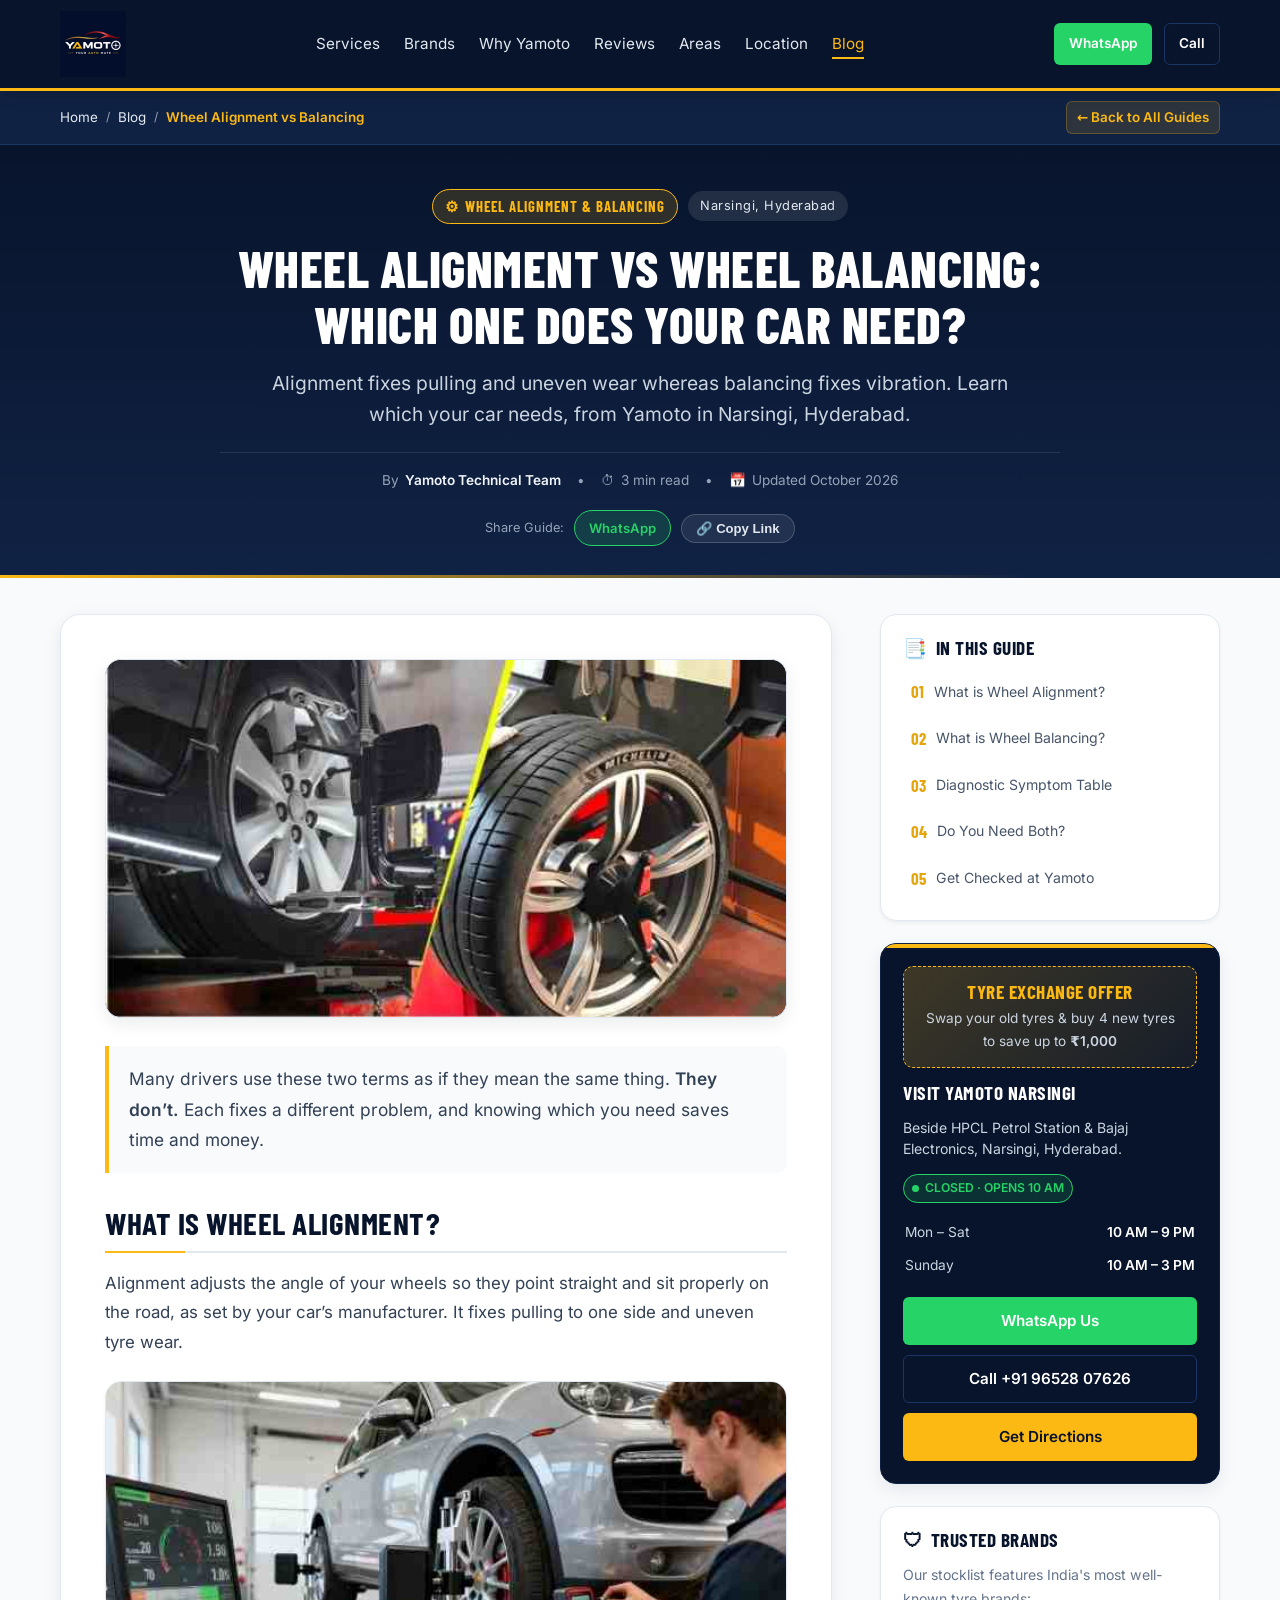
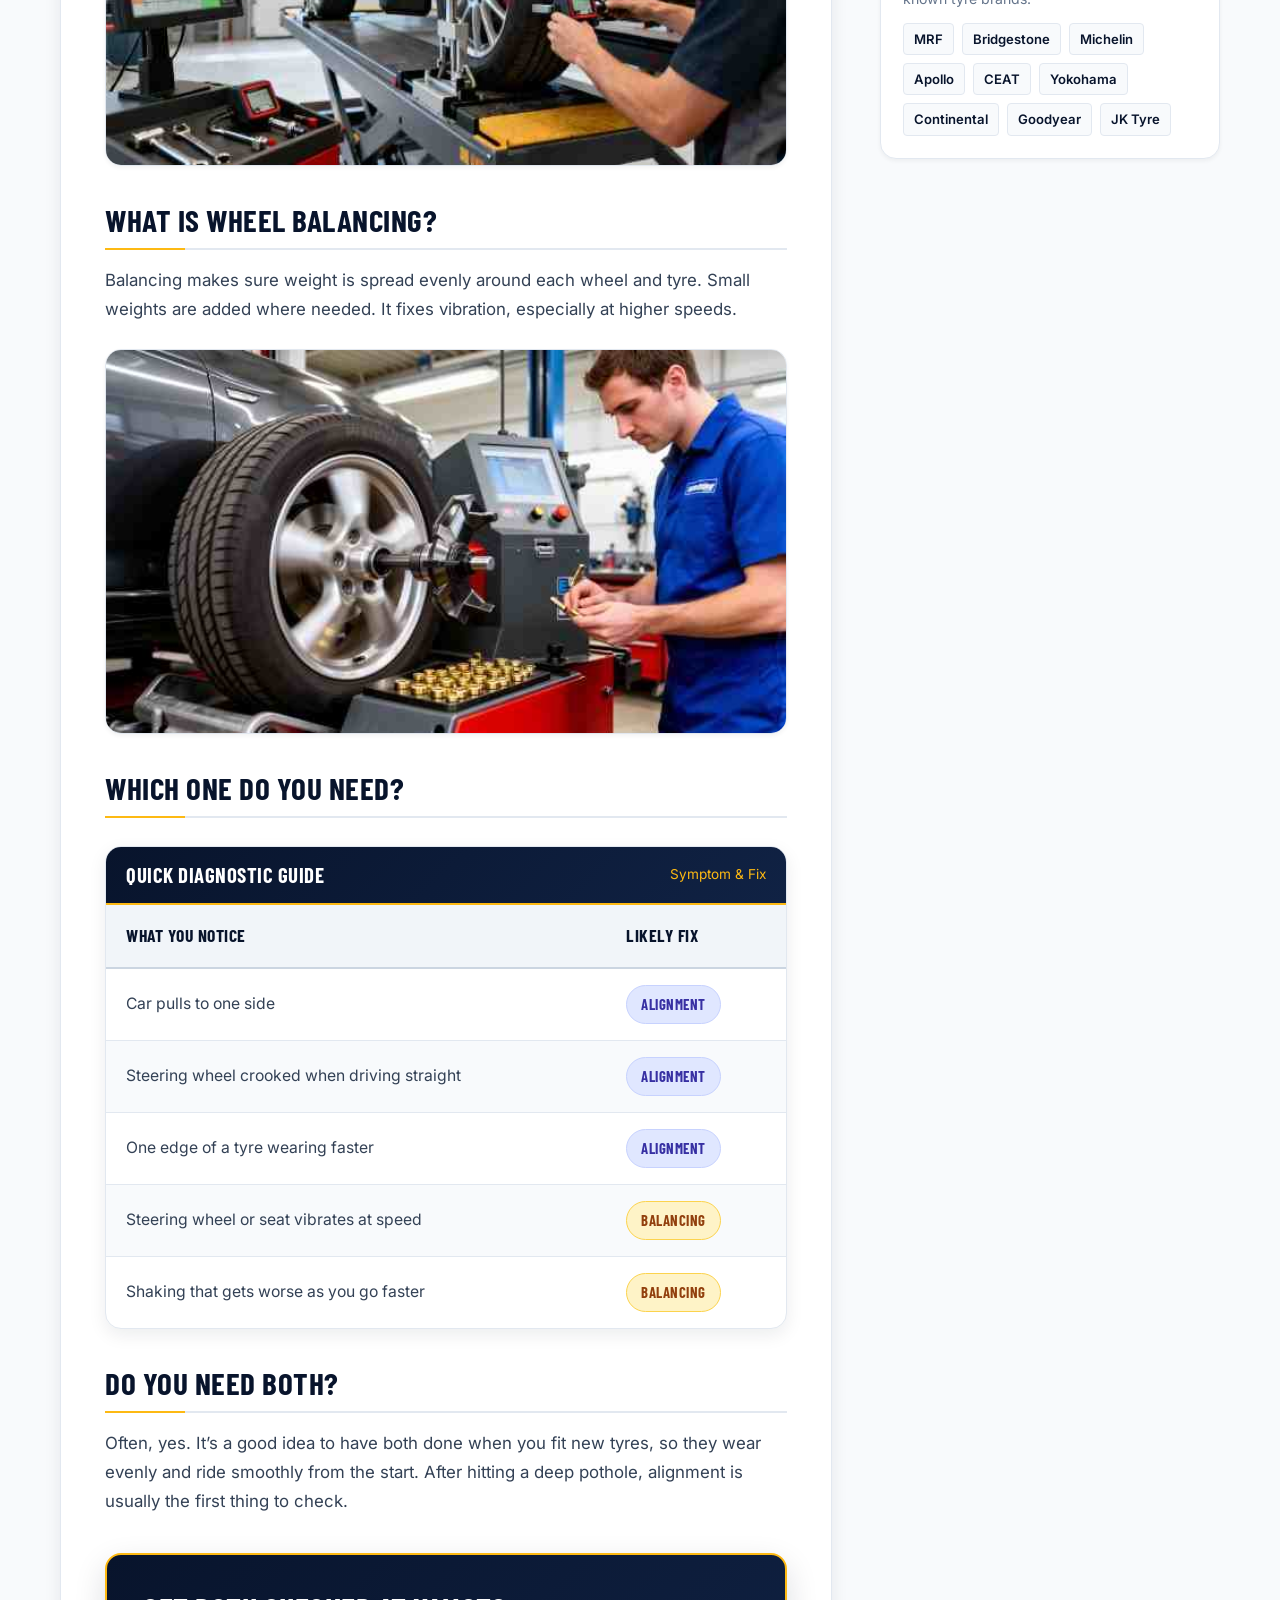
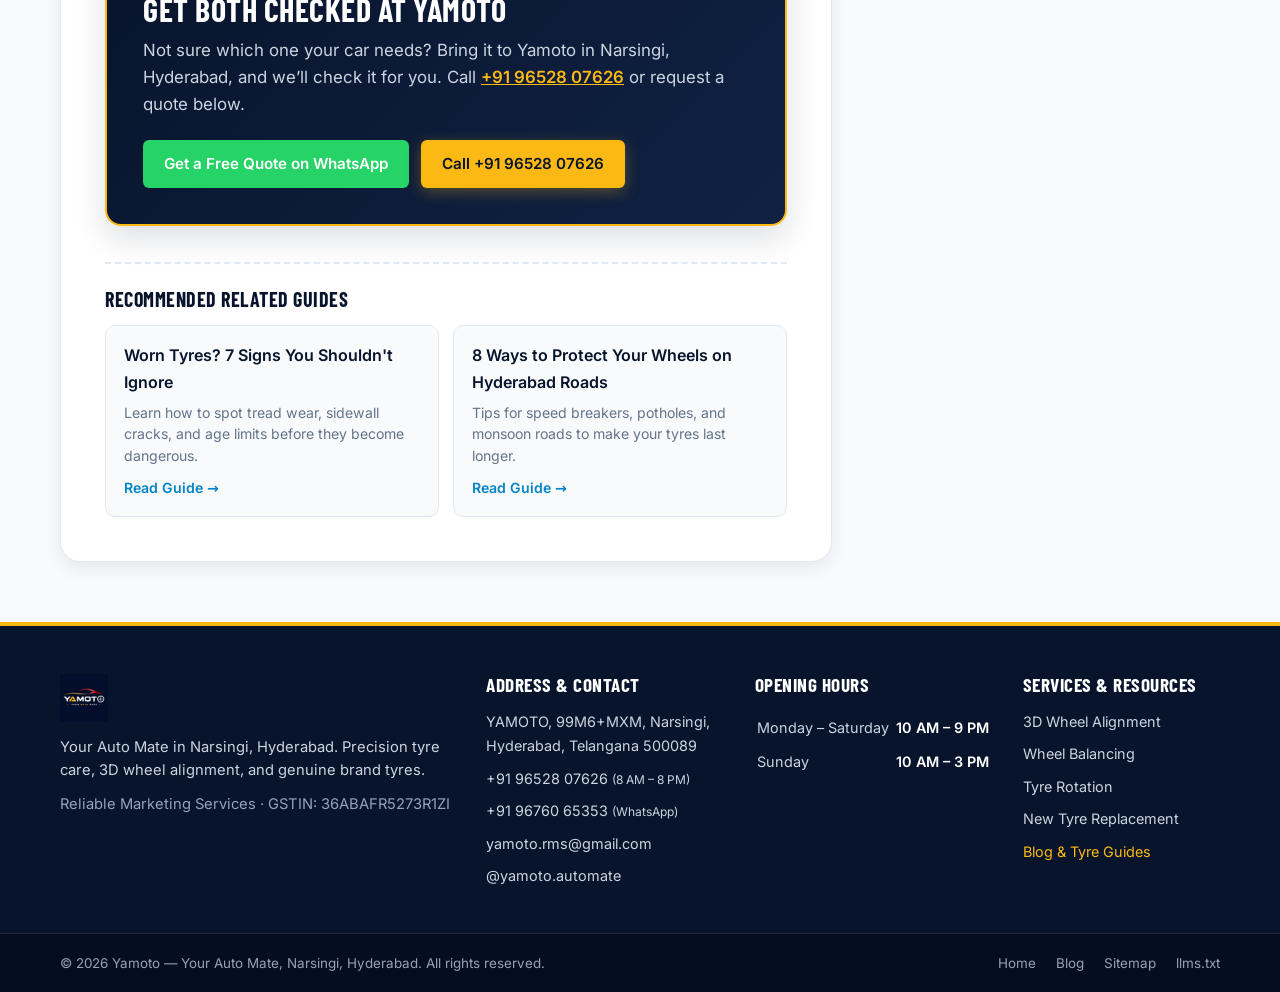
<file: wheel-alignment-vs-balancing.html>
<!doctype html>
<html lang="en">

<head>
  <meta charset="utf-8">
  <meta name="viewport" content="width=device-width, initial-scale=1, viewport-fit=cover">
  <title>Alignment or Balancing? How to Tell What Your Car Needs | Yamoto Hyderabad</title>
  <meta name="description"
    content="Alignment fixes pulling and uneven wear whereas balancing fixes vibration. Learn which your car needs, from Yamoto in Narsingi, Hyderabad.">
  <link rel="canonical" href="https://yamoto.in/wheel-alignment-vs-balancing.html">
  <meta name="robots" content="index, follow, max-image-preview:large">
  <meta name="theme-color" content="#08142C">

  <!-- Open Graph / Facebook -->
  <meta property="og:type" content="article">
  <meta property="og:title" content="Alignment or Balancing? How to Tell What Your Car Needs | Yamoto">
  <meta property="og:description"
    content="Alignment fixes pulling and uneven wear whereas balancing fixes vibration. Learn which your car needs, from Yamoto in Narsingi, Hyderabad.">
  <meta property="og:url" content="https://yamoto.in/wheel-alignment-vs-balancing.html">
  <meta property="og:image"
    content="https://yamoto.in/images/blog%20post%20images/Alignment%20or%20Balancing%20How%20to%20Tell%20What%20Your%20Car%20Needs/hero-image.jpg">
  <meta property="og:site_name" content="Yamoto">
  <meta property="og:locale" content="en_IN">
  <meta property="article:published_time" content="2026-10-23">
  <meta property="article:author" content="Yamoto — Your Auto Mate">
  <meta property="article:section" content="Wheel Alignment &amp; Balancing">

  <!-- Twitter Cards -->
  <meta name="twitter:card" content="summary_large_image">
  <meta name="twitter:title" content="Alignment or Balancing? How to Tell What Your Car Needs | Yamoto Hyderabad">
  <meta name="twitter:description"
    content="Alignment fixes pulling and uneven wear whereas balancing fixes vibration. Learn which your car needs, from Yamoto in Narsingi, Hyderabad.">
  <meta name="twitter:image"
    content="https://yamoto.in/images/blog%20post%20images/Alignment%20or%20Balancing%20How%20to%20Tell%20What%20Your%20Car%20Needs/hero-image.jpg">

  <!-- Favicons -->
  <link rel="icon" href="favicon.ico" sizes="48x48">
  <link rel="icon" type="image/png" sizes="48x48" href="favicon-48x48.png">
  <link rel="icon" type="image/png" sizes="192x192" href="favicon-192x192.png">
  <link rel="apple-touch-icon" href="apple-touch-icon.png">

  <!-- Preload fonts -->
  <link rel="preload" as="font" type="font/woff2" href="fonts/barlow-condensed-latin-700-normal.woff2" crossorigin>
  <link rel="preload" as="font" type="font/woff2" href="fonts/barlow-condensed-latin-800-normal.woff2" crossorigin>
  <link rel="preload" as="font" type="font/woff2" href="fonts/inter-latin-400-normal.woff2" crossorigin>
  <link rel="preload" as="font" type="font/woff2" href="fonts/inter-latin-600-normal.woff2" crossorigin>

  <style>
    /* === FONTS === */
    @font-face {
      font-family: 'Barlow Condensed';
      font-style: normal;
      font-weight: 600;
      font-display: swap;
      src: url('fonts/barlow-condensed-latin-600-normal.woff2') format('woff2');
      unicode-range: U+0000-00FF, U+0131, U+0152-0153, U+02BB-02BC, U+02C6, U+02DA, U+02DC, U+0304, U+0308, U+0329, U+2000-206F, U+20AC, U+2122, U+2191, U+2193, U+2212, U+2215, U+FEFF, U+FFFD;
    }

    @font-face {
      font-family: 'Barlow Condensed';
      font-style: normal;
      font-weight: 700;
      font-display: swap;
      src: url('fonts/barlow-condensed-latin-700-normal.woff2') format('woff2');
      unicode-range: U+0000-00FF, U+0131, U+0152-0153, U+02BB-02BC, U+02C6, U+02DA, U+02DC, U+0304, U+0308, U+0329, U+2000-206F, U+20AC, U+2122, U+2191, U+2193, U+2212, U+2215, U+FEFF, U+FFFD;
    }

    @font-face {
      font-family: 'Barlow Condensed';
      font-style: normal;
      font-weight: 800;
      font-display: swap;
      src: url('fonts/barlow-condensed-latin-800-normal.woff2') format('woff2');
      unicode-range: U+0000-00FF, U+0131, U+0152-0153, U+02BB-02BC, U+02C6, U+02DA, U+02DC, U+0304, U+0308, U+0329, U+2000-206F, U+20AC, U+2122, U+2191, U+2193, U+2212, U+2215, U+FEFF, U+FFFD;
    }

    @font-face {
      font-family: 'Inter';
      font-style: normal;
      font-weight: 400;
      font-display: swap;
      src: url('fonts/inter-latin-400-normal.woff2') format('woff2');
      unicode-range: U+0000-00FF, U+0131, U+0152-0153, U+02BB-02BC, U+02C6, U+02DA, U+02DC, U+0304, U+0308, U+0329, U+2000-206F, U+20AC, U+2122, U+2191, U+2193, U+2212, U+2215, U+FEFF, U+FFFD;
    }

    @font-face {
      font-family: 'Inter';
      font-style: normal;
      font-weight: 600;
      font-display: swap;
      src: url('fonts/inter-latin-600-normal.woff2') format('woff2');
      unicode-range: U+0000-00FF, U+0131, U+0152-0153, U+02BB-02BC, U+02C6, U+02DA, U+02DC, U+0304, U+0308, U+0329, U+2000-206F, U+20AC, U+2122, U+2191, U+2193, U+2212, U+2215, U+FEFF, U+FFFD;
    }

    /* === TOKENS === */
    :root {
      --navy-dark: #08142C;
      --navy-mid: #102244;
      --navy-light: #1A3464;
      --navy-surface: #0E1B38;
      --yellow-accent: #FDB913;
      --yellow-hover: #E5A50B;
      --yellow-soft: rgba(253, 185, 19, 0.12);
      --text-main: #1E293B;
      --text-muted: #64748B;
      --text-light: #94A3B8;
      --bg-light: #F8FAFC;
      --bg-white: #FFFFFF;
      --border-color: #E2E8F0;
      --border-dark: rgba(255, 255, 255, 0.12);
      --whatsapp-green: #25D366;
      --whatsapp-hover: #1EBE5D;
      --font-base: 'Inter', system-ui, -apple-system, BlinkMacSystemFont, 'Segoe UI', Roboto, sans-serif;
      --font-heading: 'Barlow Condensed', -apple-system, sans-serif;
      --radius-sm: 6px;
      --radius-md: 10px;
      --radius-lg: 16px;
      --radius-xl: 20px;
      --shadow-sm: 0 2px 4px rgba(0, 0, 0, 0.05);
      --shadow-md: 0 6px 18px rgba(8, 20, 44, 0.08);
      --shadow-lg: 0 12px 32px rgba(8, 20, 44, 0.14);
      --transition: all 0.25s ease-in-out;
    }

    *,
    *::before,
    *::after {
      box-sizing: border-box;
      margin: 0;
      padding: 0;
    }

    html {
      scroll-behavior: smooth;
      font-size: 16px;
      -webkit-text-size-adjust: 100%;
    }

    [id] {
      scroll-margin-top: 96px;
    }

    @media (max-width: 768px) {
      [id] {
        scroll-margin-top: 76px;
      }
    }

    body {
      font-family: var(--font-base);
      color: var(--text-main);
      background-color: var(--bg-light);
      line-height: 1.7;
      -webkit-font-smoothing: antialiased;
      overflow-x: hidden;
    }

    @media (max-width: 768px) {
      body {
        padding-bottom: calc(74px + env(safe-area-inset-bottom, 0px));
      }
    }

    img {
      max-width: 100%;
      height: auto;
      display: block;
    }

    a {
      text-decoration: none;
      color: inherit;
      transition: var(--transition);
    }

    ul,
    ol {
      list-style: none;
    }

    .container {
      width: 100%;
      max-width: 1200px;
      margin: 0 auto;
      padding: 0 20px;
    }

    @media (max-width: 640px) {
      .container {
        padding: 0 16px;
      }
    }

    h1,
    h2,
    h3,
    h4 {
      font-family: var(--font-heading);
      text-transform: uppercase;
      letter-spacing: 0.5px;
      line-height: 1.15;
      color: var(--navy-dark);
    }

    /* Reading Progress Bar */
    .reading-progress-container {
      position: fixed;
      top: 88px;
      left: 0;
      right: 0;
      height: 3px;
      background: transparent;
      z-index: 1001;
      pointer-events: none;
    }

    @media (max-width: 640px) {
      .reading-progress-container {
        top: 64px;
      }
    }

    .reading-progress-bar {
      height: 100%;
      width: 0%;
      background: linear-gradient(90deg, var(--yellow-accent) 0%, #FF9900 100%);
      box-shadow: 0 0 10px rgba(253, 185, 19, 0.8);
      transition: width 0.08s ease-out;
    }

    /* Buttons */
    .btn {
      display: inline-flex;
      align-items: center;
      justify-content: center;
      gap: 8px;
      font-family: var(--font-base);
      font-weight: 600;
      font-size: 0.95rem;
      padding: 10px 20px;
      border-radius: var(--radius-sm);
      border: 1px solid transparent;
      cursor: pointer;
      transition: var(--transition);
      text-align: center;
      touch-action: manipulation;
    }

    .btn-primary {
      background-color: var(--yellow-accent);
      color: var(--navy-dark);
      box-shadow: 0 4px 15px rgba(253, 185, 19, 0.3);
    }

    .btn-primary:hover,
    .btn-primary:active {
      background-color: var(--yellow-hover);
      transform: translateY(-2px);
      box-shadow: 0 6px 20px rgba(253, 185, 19, 0.4);
    }

    .btn-whatsapp {
      background-color: var(--whatsapp-green);
      color: #fff;
    }

    .btn-whatsapp:hover,
    .btn-whatsapp:active {
      background-color: var(--whatsapp-hover);
      transform: translateY(-2px);
      box-shadow: 0 4px 14px rgba(37, 211, 102, 0.35);
    }

    .btn-call {
      background-color: var(--navy-dark);
      color: #fff;
      border: 1px solid var(--navy-light);
    }

    .btn-call:hover,
    .btn-call:active {
      background-color: var(--navy-mid);
      border-color: var(--yellow-accent);
      color: #fff;
    }

    .btn-directions {
      background-color: var(--yellow-accent);
      color: var(--navy-dark);
      font-weight: 700;
    }

    .btn-directions:hover,
    .btn-directions:active {
      background-color: var(--yellow-hover);
    }

    .w-full {
      width: 100%;
    }

    /* Site Header */
    .site-header {
      position: sticky;
      top: 0;
      z-index: 1000;
      background-color: var(--navy-dark);
      border-bottom: 3px solid var(--yellow-accent);
      box-shadow: 0 4px 15px rgba(0, 0, 0, 0.2);
    }

    .header-inner {
      display: flex;
      align-items: center;
      justify-content: space-between;
      height: 88px;
    }

    @media (max-width: 640px) {
      .header-inner {
        height: 64px;
        min-height: 64px;
      }
    }

    .logo-link {
      display: flex;
      align-items: center;
    }

    .logo-img {
      height: 66px;
      width: auto;
      object-fit: contain;
    }

    @media (max-width: 640px) {
      .logo-img {
        height: 46px;
      }
    }

    .main-nav {
      display: none;
    }

    @media (min-width: 992px) {
      .main-nav {
        display: block;
      }
    }

    .nav-list {
      display: flex;
      align-items: center;
      gap: 24px;
    }

    .nav-list a {
      color: #E2E8F0;
      font-size: 0.95rem;
      font-weight: 500;
      padding: 6px 0;
      position: relative;
    }

    .nav-list a:hover,
    .nav-list a.active-nav {
      color: var(--yellow-accent);
    }

    .nav-list a.active-nav::after {
      content: '';
      position: absolute;
      bottom: 0;
      left: 0;
      width: 100%;
      height: 2px;
      background: var(--yellow-accent);
    }

    .header-actions {
      display: flex;
      align-items: center;
      gap: 12px;
    }

    .header-btn {
      display: none;
    }

    @media (min-width: 640px) {
      .header-btn {
        display: inline-flex;
        padding: 8px 14px;
        font-size: 0.85rem;
      }
    }

    .hamburger {
      display: flex;
      flex-direction: column;
      justify-content: space-between;
      width: 40px;
      height: 36px;
      background: transparent;
      border: none;
      cursor: pointer;
      padding: 8px 6px;
    }

    @media (min-width: 992px) {
      .hamburger {
        display: none;
      }
    }

    .hamburger span {
      width: 100%;
      height: 2.5px;
      background-color: #fff;
      border-radius: 2px;
      transition: transform 0.3s ease, opacity 0.3s ease;
    }

    .hamburger[aria-expanded="true"] span:nth-child(1) {
      transform: translateY(7px) rotate(45deg);
    }

    .hamburger[aria-expanded="true"] span:nth-child(2) {
      opacity: 0;
    }

    .hamburger[aria-expanded="true"] span:nth-child(3) {
      transform: translateY(-7px) rotate(-45deg);
    }

    .mobile-nav {
      display: none;
      background-color: var(--navy-mid);
      border-top: 1px solid var(--navy-light);
      padding: 20px;
    }

    .mobile-nav.open {
      display: block;
    }

    .mobile-nav ul {
      display: flex;
      flex-direction: column;
      gap: 14px;
    }

    .mobile-nav-link {
      color: #fff;
      font-size: 1.05rem;
      font-weight: 500;
      display: block;
      padding: 6px 0;
    }

    /* Breadcrumbs */
    .breadcrumb-bar {
      background-color: var(--navy-mid);
      padding: 10px 0;
      border-bottom: 1px solid var(--navy-light);
    }

    .breadcrumb-inner {
      display: flex;
      align-items: center;
      justify-content: space-between;
      gap: 12px;
    }

    .breadcrumb-list {
      display: flex;
      align-items: center;
      gap: 8px;
      font-size: 0.84rem;
      color: var(--text-light);
      overflow-x: auto;
      white-space: nowrap;
      scrollbar-width: none;
      -webkit-overflow-scrolling: touch;
      padding: 2px 0;
    }

    .breadcrumb-list::-webkit-scrollbar {
      display: none;
    }

    .breadcrumb-list a {
      color: #E2E8F0;
      transition: color 0.2s;
    }

    .breadcrumb-list a:hover {
      color: var(--yellow-accent);
    }

    .breadcrumb-separator {
      color: var(--text-light);
      font-size: 0.75rem;
    }

    .breadcrumb-current {
      color: var(--yellow-accent);
      font-weight: 600;
    }

    .back-to-blog-link {
      display: inline-flex;
      align-items: center;
      gap: 6px;
      color: var(--yellow-accent);
      font-size: 0.84rem;
      font-weight: 600;
      white-space: nowrap;
      padding: 4px 10px;
      border-radius: var(--radius-sm);
      background: rgba(253, 185, 19, 0.12);
      border: 1px solid rgba(253, 185, 19, 0.25);
      transition: var(--transition);
      flex-shrink: 0;
    }

    .back-to-blog-link:hover {
      background: var(--yellow-accent);
      color: var(--navy-dark);
    }

    /* Article Hero Header */
    .article-header-section {
      background: linear-gradient(180deg, var(--navy-dark) 0%, var(--navy-mid) 100%);
      color: #fff;
      padding: 44px 0 32px;
      position: relative;
    }

    .article-header-section::after {
      content: '';
      position: absolute;
      bottom: 0;
      left: 0;
      right: 0;
      height: 3px;
      background: linear-gradient(90deg, var(--yellow-accent) 0%, transparent 80%);
    }

    .article-header-inner {
      max-width: 880px;
      margin: 0 auto;
      text-align: center;
    }

    @media (max-width: 640px) {
      .article-header-section {
        padding: 24px 0 20px;
      }

      .article-header-inner {
        text-align: left;
      }
    }

    .post-badge-group {
      display: inline-flex;
      align-items: center;
      gap: 10px;
      margin-bottom: 16px;
      flex-wrap: wrap;
      justify-content: center;
    }

    @media (max-width: 640px) {
      .post-badge-group {
        justify-content: flex-start;
        gap: 8px;
        margin-bottom: 12px;
      }
    }

    .post-category {
      background: rgba(253, 185, 19, 0.15);
      border: 1px solid var(--yellow-accent);
      color: var(--yellow-accent);
      font-family: var(--font-heading);
      font-size: 0.92rem;
      font-weight: 700;
      letter-spacing: 1px;
      padding: 4px 12px;
      border-radius: 50px;
      text-transform: uppercase;
      display: inline-flex;
      align-items: center;
      gap: 6px;
    }

    .post-city-tag {
      background: rgba(255, 255, 255, 0.1);
      color: #E2E8F0;
      font-size: 0.8rem;
      padding: 4px 12px;
      border-radius: 50px;
      letter-spacing: 0.5px;
    }

    .article-title {
      font-size: clamp(1.85rem, 5vw, 3.2rem);
      font-weight: 800;
      line-height: 1.1;
      color: #fff;
      margin-bottom: 16px;
      text-wrap: balance;
    }

    .article-lead-subtitle {
      font-size: clamp(0.98rem, 2vw, 1.2rem);
      color: #CBD5E1;
      max-width: 760px;
      margin: 0 auto 22px;
      line-height: 1.6;
    }

    @media (max-width: 640px) {
      .article-lead-subtitle {
        margin: 0 0 18px 0;
        font-size: 0.98rem;
      }
    }

    .post-meta-bar {
      display: flex;
      align-items: center;
      justify-content: center;
      flex-wrap: wrap;
      gap: 16px;
      font-size: 0.85rem;
      color: #94A3B8;
      padding-top: 16px;
      border-top: 1px solid rgba(255, 255, 255, 0.1);
    }

    @media (max-width: 640px) {
      .post-meta-bar {
        justify-content: flex-start;
        gap: 10px 14px;
        padding-top: 14px;
        font-size: 0.82rem;
      }
    }

    .meta-item {
      display: flex;
      align-items: center;
      gap: 6px;
    }

    .meta-item strong {
      color: #F1F5F9;
    }

    .article-share-strip {
      display: flex;
      align-items: center;
      justify-content: center;
      gap: 10px;
      margin-top: 18px;
      flex-wrap: wrap;
    }

    @media (max-width: 640px) {
      .article-share-strip {
        justify-content: flex-start;
      }
    }

    .share-btn-pill {
      display: inline-flex;
      align-items: center;
      gap: 6px;
      font-size: 0.82rem;
      font-weight: 600;
      padding: 6px 14px;
      border-radius: 50px;
      background: rgba(255, 255, 255, 0.08);
      border: 1px solid rgba(255, 255, 255, 0.18);
      color: #E2E8F0;
      cursor: pointer;
      transition: var(--transition);
    }

    .share-btn-pill:hover,
    .share-btn-pill:active {
      background: rgba(255, 255, 255, 0.18);
      color: #fff;
      border-color: var(--yellow-accent);
    }

    .share-btn-pill.whatsapp {
      background: rgba(37, 211, 102, 0.16);
      border-color: var(--whatsapp-green);
      color: #25D366;
    }

    .share-btn-pill.whatsapp:hover {
      background: var(--whatsapp-green);
      color: #fff;
    }

    /* Layout */
    .blog-page-body {
      padding: 36px 0 60px;
    }

    @media (max-width: 768px) {
      .blog-page-body {
        padding: 16px 0 40px;
      }
    }

    .blog-layout-grid {
      display: grid;
      grid-template-columns: 1fr;
      gap: 36px;
      align-items: start;
    }

    @media (min-width: 992px) {
      .blog-layout-grid {
        grid-template-columns: minmax(0, 1fr) 340px;
        gap: 48px;
      }
    }

    .article-main {
      background: #fff;
      border-radius: var(--radius-xl);
      padding: clamp(20px, 3.5vw, 44px);
      box-shadow: var(--shadow-md);
      border: 1px solid var(--border-color);
    }

    @media (max-width: 640px) {
      .article-main {
        padding: 18px 14px;
        border-radius: var(--radius-lg);
        box-shadow: 0 2px 8px rgba(0, 0, 0, 0.04);
      }
    }

    .hero-image-wrapper {
      margin-bottom: 28px;
      border-radius: var(--radius-lg);
      overflow: hidden;
      box-shadow: var(--shadow-md);
      border: 1px solid var(--border-color);
      background-color: var(--navy-dark);
      position: relative;
    }

    @media (max-width: 640px) {
      .hero-image-wrapper {
        margin-bottom: 22px;
        border-radius: var(--radius-md);
      }
    }

    .hero-image-wrapper img {
      width: 100%;
      height: auto;
      display: block;
      transition: transform 0.4s ease;
    }

    .image-caption {
      background-color: var(--navy-surface);
      color: #CBD5E1;
      font-size: 0.85rem;
      padding: 10px 16px;
      border-top: 1px solid rgba(253, 185, 19, 0.3);
      display: flex;
      align-items: center;
      justify-content: space-between;
      flex-wrap: wrap;
      gap: 8px;
    }

    .article-intro {
      font-size: 1.08rem;
      line-height: 1.75;
      color: #334155;
      background: #F8FAFC;
      border-left: 4px solid var(--yellow-accent);
      padding: 18px 20px;
      border-radius: 0 var(--radius-md) var(--radius-md) 0;
      margin-bottom: 32px;
    }

    @media (max-width: 640px) {
      .article-intro {
        font-size: 1rem;
        padding: 14px 16px;
        margin-bottom: 24px;
      }
    }

    .article-section-block {
      margin-bottom: 36px;
    }

    .section-title {
      font-size: clamp(1.4rem, 4vw, 1.95rem);
      color: var(--navy-dark);
      margin: 28px 0 16px;
      position: relative;
      display: flex;
      align-items: center;
      gap: 12px;
      padding-bottom: 10px;
      border-bottom: 2px solid #E2E8F0;
    }

    .section-title::after {
      content: '';
      position: absolute;
      bottom: -2px;
      left: 0;
      width: 80px;
      height: 2px;
      background: var(--yellow-accent);
    }

    .content-body p {
      font-size: 1.05rem;
      color: #334155;
      line-height: 1.75;
      margin-bottom: 16px;
    }

    /* In-article visuals */
    .in-article-visual {
      margin: 24px 0 28px;
      border-radius: var(--radius-lg);
      overflow: hidden;
      border: 1px solid var(--border-color);
      box-shadow: var(--shadow-sm);
    }

    .in-article-visual img {
      width: 100%;
      height: auto;
      object-fit: cover;
      max-height: 440px;
    }

    .visual-caption {
      padding: 10px 16px;
      background: var(--navy-dark);
      color: #CBD5E1;
      font-size: 0.84rem;
      border-top: 2px solid var(--yellow-accent);
    }

    /* Comparison Table Styling */
    .table-container {
      margin: 28px 0 36px;
      background: #FFFFFF;
      border-radius: var(--radius-lg);
      border: 1px solid var(--border-color);
      box-shadow: var(--shadow-md);
      overflow: hidden;
    }

    .table-header-box {
      background: linear-gradient(135deg, var(--navy-dark) 0%, var(--navy-mid) 100%);
      color: #fff;
      padding: 16px 20px;
      display: flex;
      align-items: center;
      justify-content: space-between;
      border-bottom: 2px solid var(--yellow-accent);
    }

    .table-header-box h3 {
      color: #fff;
      font-size: 1.3rem;
      margin: 0;
    }

    .table-responsive {
      width: 100%;
      overflow-x: auto;
      -webkit-overflow-scrolling: touch;
    }

    .comparison-table {
      width: 100%;
      border-collapse: collapse;
      text-align: left;
    }

    .comparison-table th {
      background: #F1F5F9;
      color: var(--navy-dark);
      font-family: var(--font-heading);
      font-size: 1.1rem;
      font-weight: 700;
      letter-spacing: 0.5px;
      padding: 16px 20px;
      border-bottom: 2px solid #CBD5E1;
      text-transform: uppercase;
    }

    .comparison-table td {
      padding: 16px 20px;
      border-bottom: 1px solid var(--border-color);
      font-size: 0.98rem;
      color: #334155;
      vertical-align: middle;
    }

    .comparison-table tr:last-child td {
      border-bottom: none;
    }

    .comparison-table tr:nth-child(even) td {
      background-color: #F8FAFC;
    }

    .comparison-table tr:hover td {
      background-color: #FEF9C3;
    }

    .fix-pill {
      display: inline-flex;
      align-items: center;
      gap: 6px;
      padding: 6px 14px;
      border-radius: 50px;
      font-family: var(--font-heading);
      font-weight: 700;
      font-size: 0.92rem;
      text-transform: uppercase;
      letter-spacing: 0.5px;
    }

    .fix-pill.alignment {
      background: #E0E7FF;
      color: #3730A3;
      border: 1px solid #C7D2FE;
    }

    .fix-pill.balancing {
      background: #FEF3C7;
      color: #92400E;
      border: 1px solid #FCD34D;
    }

    /* Consultation / CTA Box */
    .cta-consultation-box {
      background: linear-gradient(135deg, var(--navy-dark) 0%, var(--navy-mid) 100%);
      border-radius: var(--radius-lg);
      padding: clamp(24px, 4vw, 36px);
      color: #fff;
      margin: 36px 0;
      border: 2px solid var(--yellow-accent);
      box-shadow: var(--shadow-lg);
    }

    .cta-consultation-box h3 {
      color: #fff;
      font-size: clamp(1.5rem, 4vw, 2rem);
      margin-bottom: 10px;
    }

    .cta-consultation-box p {
      color: #CBD5E1;
      font-size: 1.05rem;
      line-height: 1.6;
      margin-bottom: 22px;
    }

    .cta-btn-group {
      display: flex;
      flex-wrap: wrap;
      gap: 12px;
    }

    /* Next Steps / Related Reading */
    .article-next-steps {
      margin-top: 36px;
      padding-top: 24px;
      border-top: 2px dashed #E2E8F0;
    }

    .next-steps-title {
      font-size: 1.25rem;
      color: var(--navy-dark);
      margin-bottom: 14px;
    }

    .next-steps-grid {
      display: grid;
      grid-template-columns: 1fr;
      gap: 14px;
    }

    @media (min-width: 600px) {
      .next-steps-grid {
        grid-template-columns: 1fr 1fr;
      }
    }

    .next-step-card {
      background: #F8FAFC;
      border: 1px solid #E2E8F0;
      border-radius: var(--radius-md);
      padding: 16px 18px;
      display: flex;
      flex-direction: column;
      gap: 6px;
      transition: var(--transition);
      text-decoration: none;
    }

    .next-step-card:hover {
      border-color: var(--navy-dark);
      background: #FFFFFF;
      box-shadow: var(--shadow-sm);
      transform: translateY(-2px);
    }

    .next-step-card strong {
      font-size: 1rem;
      color: var(--navy-dark);
    }

    .next-step-card p {
      font-size: 0.88rem;
      color: #64748B;
      line-height: 1.5;
    }

    .next-step-link {
      font-size: 0.88rem;
      font-weight: 700;
      color: #0284C7;
      margin-top: 4px;
    }

    /* Sidebar */
    .article-sidebar {
      display: flex;
      flex-direction: column;
      gap: 22px;
      position: sticky;
      top: 96px;
    }

    .sidebar-card {
      background: #FFFFFF;
      border-radius: var(--radius-lg);
      padding: 22px;
      border: 1px solid var(--border-color);
      box-shadow: var(--shadow-sm);
    }

    .sidebar-card.highlight {
      background: var(--navy-dark);
      color: #fff;
      border-color: var(--navy-mid);
      box-shadow: var(--shadow-md);
      position: relative;
      overflow: hidden;
    }

    .sidebar-card.highlight::after {
      content: '';
      position: absolute;
      top: 0;
      right: 0;
      left: 0;
      height: 4px;
      background: var(--yellow-accent);
    }

    .sidebar-title {
      font-size: 1.2rem;
      margin-bottom: 12px;
      display: flex;
      align-items: center;
      gap: 8px;
      color: var(--navy-dark);
    }

    .sidebar-card.highlight .sidebar-title {
      color: #fff;
    }

    .toc-list {
      display: flex;
      flex-direction: column;
      gap: 6px;
    }

    .toc-list li a {
      display: flex;
      align-items: center;
      gap: 10px;
      font-size: 0.88rem;
      color: #475569;
      padding: 6px 8px;
      border-radius: var(--radius-sm);
      transition: var(--transition);
    }

    .toc-list li a:hover {
      background: var(--bg-light);
      color: var(--navy-dark);
      padding-left: 12px;
      font-weight: 600;
    }

    .toc-num {
      color: var(--yellow-hover);
      font-family: var(--font-heading);
      font-size: 1.05rem;
      font-weight: 700;
    }

    .offer-box-compact {
      background: linear-gradient(135deg, rgba(253, 185, 19, 0.22) 0%, rgba(253, 185, 19, 0.06) 100%);
      border: 1px dashed var(--yellow-accent);
      border-radius: var(--radius-md);
      padding: 14px;
      margin-bottom: 14px;
      text-align: center;
    }

    .offer-box-compact h4 {
      font-size: 1.2rem;
      color: var(--yellow-accent);
      margin-bottom: 4px;
    }

    .offer-box-compact p {
      font-size: 0.85rem;
      color: #CBD5E1;
    }

    .hours-sidebar-table {
      width: 100%;
      font-size: 0.86rem;
      color: #CBD5E1;
      margin-bottom: 14px;
    }

    .hours-sidebar-table td {
      padding: 4px 0;
    }

    .hours-sidebar-table td:last-child {
      text-align: right;
      font-weight: 600;
      color: #fff;
    }

    .open-status-pill {
      display: inline-flex;
      align-items: center;
      gap: 6px;
      background: rgba(37, 211, 102, 0.15);
      border: 1px solid var(--whatsapp-green);
      color: var(--whatsapp-green);
      padding: 3px 8px;
      border-radius: 50px;
      font-size: 0.76rem;
      font-weight: 700;
      text-transform: uppercase;
      margin-bottom: 12px;
    }

    .status-dot {
      width: 7px;
      height: 7px;
      background: currentColor;
      border-radius: 50%;
    }

    /* Back to top button */
    .back-to-top-btn {
      position: fixed;
      bottom: 80px;
      right: 18px;
      width: 44px;
      height: 44px;
      border-radius: 50%;
      background: var(--navy-dark);
      color: var(--yellow-accent);
      border: 2px solid var(--yellow-accent);
      display: flex;
      align-items: center;
      justify-content: center;
      font-size: 1.2rem;
      cursor: pointer;
      z-index: 998;
      opacity: 0;
      visibility: hidden;
      transform: translateY(12px);
      transition: opacity 0.3s ease, transform 0.3s ease, background 0.2s;
      box-shadow: 0 4px 14px rgba(0, 0, 0, 0.35);
      touch-action: manipulation;
    }

    .back-to-top-btn.visible {
      opacity: 1;
      visibility: visible;
      transform: translateY(0);
    }

    .back-to-top-btn:hover,
    .back-to-top-btn:active {
      background: var(--yellow-accent);
      color: var(--navy-dark);
    }

    @media (min-width: 769px) {
      .back-to-top-btn {
        bottom: 24px;
        right: 24px;
      }
    }

    /* Footer */
    .site-footer {
      background-color: var(--navy-dark);
      color: #CBD5E1;
      padding: 48px 0 0;
      border-top: 4px solid var(--yellow-accent);
    }

    .footer-grid {
      display: grid;
      grid-template-columns: 1fr;
      gap: 32px;
      padding-bottom: 36px;
    }

    @media (min-width: 640px) {
      .footer-grid {
        grid-template-columns: repeat(2, 1fr);
      }
    }

    @media (min-width: 992px) {
      .footer-grid {
        grid-template-columns: 2fr 1.2fr 1.2fr 1fr;
      }
    }

    .footer-brand img {
      height: 48px;
      width: auto;
      margin-bottom: 14px;
    }

    .footer-brand p {
      font-size: 0.92rem;
      line-height: 1.6;
      margin-bottom: 10px;
    }

    .footer-gstin {
      font-size: 0.8rem;
      color: var(--text-light);
    }

    .footer-contact h3,
    .footer-hours h3,
    .footer-services h3 {
      color: #fff;
      font-size: 1.2rem;
      margin-bottom: 14px;
    }

    .footer-contact address p {
      font-style: normal;
      font-size: 0.9rem;
      margin-bottom: 8px;
    }

    .footer-contact a:hover,
    .footer-services a:hover {
      color: var(--yellow-accent);
    }

    .footer-hours table {
      width: 100%;
      font-size: 0.9rem;
    }

    .footer-hours td {
      padding: 4px 0;
    }

    .footer-hours td:last-child {
      text-align: right;
      color: #fff;
      font-weight: 600;
    }

    .footer-services ul li {
      margin-bottom: 8px;
      font-size: 0.9rem;
    }

    .footer-bottom {
      border-top: 1px solid rgba(255, 255, 255, 0.1);
      padding: 18px 0;
      background-color: #050E20;
    }

    .footer-bottom-inner {
      display: flex;
      flex-direction: column;
      align-items: center;
      gap: 10px;
      text-align: center;
      font-size: 0.84rem;
      color: var(--text-light);
    }

    @media (min-width: 640px) {
      .footer-bottom-inner {
        flex-direction: row;
        justify-content: space-between;
        text-align: left;
      }
    }

    .footer-bottom nav a {
      margin-left: 16px;
      color: var(--text-light);
    }

    .footer-bottom nav a:hover {
      color: var(--yellow-accent);
    }

    /* Mobile Bar */
    .mobile-bar {
      display: none;
      position: fixed;
      bottom: 0;
      left: 0;
      right: 0;
      background-color: var(--navy-dark);
      border-top: 2px solid var(--yellow-accent);
      z-index: 999;
      padding: 8px 12px;
      box-shadow: 0 -4px 15px rgba(0, 0, 0, 0.25);
    }

    @media (max-width: 768px) {
      .mobile-bar {
        display: flex;
        justify-content: space-around;
        gap: 8px;
        padding-bottom: calc(8px + env(safe-area-inset-bottom, 0px));
      }
    }

    .mobile-bar-btn {
      display: flex;
      flex-direction: column;
      align-items: center;
      justify-content: center;
      flex: 1;
      padding: 6px 4px;
      border-radius: var(--radius-sm);
      color: #fff;
      font-size: 0.78rem;
      font-weight: 600;
      text-align: center;
      min-height: 44px;
    }

    .mobile-bar-btn svg {
      width: 20px;
      height: 20px;
      margin-bottom: 2px;
      fill: currentColor;
    }

    .mobile-bar-btn.call {
      background-color: var(--navy-mid);
      border: 1px solid var(--navy-light);
    }

    .mobile-bar-btn.whatsapp {
      background-color: var(--whatsapp-green);
      color: #fff;
    }

    .mobile-bar-btn.directions {
      background-color: var(--yellow-accent);
      color: var(--navy-dark);
    }
  </style>
</head>

<body>

  <!-- Reading Progress Bar -->
  <div class="reading-progress-container" aria-hidden="true">
    <div class="reading-progress-bar" id="reading-progress"></div>
  </div>

  <!-- Site Header -->
  <header class="site-header" id="site-header">
    <div class="container header-inner">
      <a href="index.html" class="logo-link" aria-label="Yamoto Home — return to homepage">
        <img src="images/yamoto-logo.webp" width="264" height="264" alt="Yamoto — Your Auto Mate" class="logo-img">
      </a>
      <nav class="main-nav" aria-label="Main navigation">
        <ul class="nav-list">
          <li><a href="index.html#services">Services</a></li>
          <li><a href="index.html#brands">Brands</a></li>
          <li><a href="index.html#why-yamoto">Why Yamoto</a></li>
          <li><a href="index.html#reviews">Reviews</a></li>
          <li><a href="index.html#areas-served">Areas</a></li>
          <li><a href="index.html#location">Location</a></li>
          <li><a href="index.html#blog" class="active-nav">Blog</a></li>
        </ul>
      </nav>
      <div class="header-actions">
        <a href="https://wa.me/919676065353?text=Hi%20Yamoto%2C%20I%20need%20a%20wheel%20alignment%20and%20balancing%20check"
          class="btn btn-whatsapp header-btn" target="_blank" rel="noopener">WhatsApp</a>
        <a href="tel:+919652807626" class="btn btn-call header-btn">Call</a>
      </div>
      <button class="hamburger" id="hamburger" aria-label="Open navigation menu" aria-expanded="false">
        <span aria-hidden="true"></span><span aria-hidden="true"></span><span aria-hidden="true"></span>
      </button>
    </div>

    <!-- Mobile Nav Slide-down -->
    <nav class="mobile-nav" id="mobile-nav" aria-label="Mobile navigation" inert>
      <ul>
        <li><a href="index.html#services" class="mobile-nav-link">Services</a></li>
        <li><a href="index.html#brands" class="mobile-nav-link">Brands</a></li>
        <li><a href="index.html#why-yamoto" class="mobile-nav-link">Why Yamoto</a></li>
        <li><a href="index.html#reviews" class="mobile-nav-link">Reviews</a></li>
        <li><a href="index.html#areas-served" class="mobile-nav-link">Areas</a></li>
        <li><a href="index.html#location" class="mobile-nav-link">Location</a></li>
        <li><a href="index.html#blog" class="mobile-nav-link" style="color:var(--yellow-accent);">Blog &amp; Tyre
            Guides</a></li>
        <li><a
            href="https://wa.me/919676065353?text=Hi%20Yamoto%2C%20I%20need%20a%20wheel%20alignment%20and%20balancing%20check"
            class="btn btn-whatsapp w-full" target="_blank" rel="noopener">Chat on WhatsApp</a></li>
        <li><a href="tel:+919652807626" class="btn btn-call w-full">Call +91 96528 07626</a></li>
      </ul>
    </nav>
  </header>

  <!-- Breadcrumbs -->
  <nav class="breadcrumb-bar" aria-label="Breadcrumb">
    <div class="container breadcrumb-inner">
      <ol class="breadcrumb-list">
        <li><a href="index.html">Home</a></li>
        <li class="breadcrumb-separator" aria-hidden="true">/</li>
        <li><a href="index.html#blog">Blog</a></li>
        <li class="breadcrumb-separator" aria-hidden="true">/</li>
        <li class="breadcrumb-current" aria-current="page">Wheel Alignment vs Balancing</li>
      </ol>
      <a href="index.html#blog" class="back-to-blog-link">
        ← Back to All Guides
      </a>
    </div>
  </nav>

  <!-- Article Hero Header -->
  <header class="article-header-section">
    <div class="container article-header-inner">
      <div class="post-badge-group">
        <span class="post-category">
          <span>⚙</span> Wheel Alignment &amp; Balancing
        </span>
        <span class="post-city-tag">Narsingi, Hyderabad</span>
      </div>

      <h1 class="article-title">
        Wheel Alignment vs Wheel Balancing: Which One Does Your Car Need?
      </h1>

      <p class="article-lead-subtitle">
        Alignment fixes pulling and uneven wear whereas balancing fixes vibration. Learn which your car needs, from
        Yamoto in Narsingi, Hyderabad.
      </p>

      <div class="post-meta-bar">
        <div class="meta-item">
          <span>By</span>
          <strong>Yamoto Technical Team</strong>
        </div>
        <span>•</span>
        <div class="meta-item">
          <span>⏱</span>
          <span>3 min read</span>
        </div>
        <span>•</span>
        <div class="meta-item">
          <span>📅</span>
          <span>Updated October 2026</span>
        </div>
      </div>

      <div class="article-share-strip">
        <span style="font-size: 0.8rem; color: #94A3B8; font-weight: 500;">Share Guide:</span>
        <a href="https://api.whatsapp.com/send?text=Wheel%20Alignment%20vs%20Wheel%20Balancing%20Guide%20by%20Yamoto%3A%20https%3A%2F%2Fyamoto.in%2Fwheel-alignment-vs-balancing.html"
          class="share-btn-pill whatsapp" target="_blank" rel="noopener">
          WhatsApp
        </a>
        <button type="button" class="share-btn-pill copy-link-btn" id="copy-btn">
          🔗 Copy Link
        </button>
      </div>
    </div>
  </header>

  <!-- Main Body Layout -->
  <main class="blog-page-body">
    <div class="container blog-layout-grid">

      <!-- Left Column: Article Content -->
      <article class="article-main" id="article-content">

        <!-- Hero Image -->
        <figure class="hero-image-wrapper">
          <img src="images/blog post images/Alignment or Balancing How to Tell What Your Car Needs/hero-image.jpg"
            alt="Wheel alignment and balancing diagnosis at Yamoto workshop" width="900" height="500"
            fetchpriority="high">

        </figure>

        <!-- Intro -->
        <div class="article-intro">
          <p>
            Many drivers use these two terms as if they mean the same thing. <strong>They don’t.</strong> Each fixes a
            different problem, and knowing which you need saves time and money.
          </p>
        </div>

        <!-- Section 1: Alignment -->
        <section class="article-section-block" id="what-is-alignment">
          <h2 class="section-title">What is wheel alignment?</h2>
          <div class="content-body">
            <p>
              Alignment adjusts the angle of your wheels so they point straight and sit properly on the road, as set by
              your car’s manufacturer. It fixes pulling to one side and uneven tyre wear.
            </p>
          </div>
          <figure class="in-article-visual">
            <img src="images/blog post images/Alignment or Balancing How to Tell What Your Car Needs/image-1.jpg"
              alt="Technician adjusting suspension angles for wheel alignment" loading="lazy">

          </figure>
        </section>

        <!-- Section 2: Balancing -->
        <section class="article-section-block" id="what-is-balancing">
          <h2 class="section-title">What is wheel balancing?</h2>
          <div class="content-body">
            <p>
              Balancing makes sure weight is spread evenly around each wheel and tyre. Small weights are added where
              needed. It fixes vibration, especially at higher speeds.
            </p>
          </div>
          <figure class="in-article-visual">
            <img
              src="images/blog post images/Alignment or Balancing How to Tell What Your Car Needs/Wheel-Balancing-in-Action.jpg"
              </figure>
        </section>

        <!-- Section 3: Which one do you need? (Tabular format as specified) -->
        <section class="article-section-block" id="which-one-do-you-need">
          <h2 class="section-title">Which one do you need?</h2>
          <div class="table-container">
            <div class="table-header-box">
              <h3>Quick Diagnostic Guide</h3>
              <span style="font-size: 0.85rem; color: var(--yellow-accent);">Symptom &amp; Fix</span>
            </div>
            <div class="table-responsive">
              <table class="comparison-table" aria-label="Comparison between car symptoms and likely fix">
                <thead>
                  <tr>
                    <th scope="col">What you notice</th>
                    <th scope="col">Likely fix</th>
                  </tr>
                </thead>
                <tbody>
                  <tr>
                    <td>Car pulls to one side</td>
                    <td><span class="fix-pill alignment">Alignment</span></td>
                  </tr>
                  <tr>
                    <td>Steering wheel crooked when driving straight</td>
                    <td><span class="fix-pill alignment">Alignment</span></td>
                  </tr>
                  <tr>
                    <td>One edge of a tyre wearing faster</td>
                    <td><span class="fix-pill alignment">Alignment</span></td>
                  </tr>
                  <tr>
                    <td>Steering wheel or seat vibrates at speed</td>
                    <td><span class="fix-pill balancing">Balancing</span></td>
                  </tr>
                  <tr>
                    <td>Shaking that gets worse as you go faster</td>
                    <td><span class="fix-pill balancing">Balancing</span></td>
                  </tr>
                </tbody>
              </table>
            </div>
          </div>
        </section>

        <!-- Section 4: Do you need both? -->
        <section class="article-section-block" id="do-you-need-both">
          <h2 class="section-title">Do you need both?</h2>
          <div class="content-body">
            <p>
              Often, yes. It’s a good idea to have both done when you fit new tyres, so they wear evenly and ride
              smoothly from the start. After hitting a deep pothole, alignment is usually the first thing to check.
            </p>
          </div>
        </section>

        <!-- Section 5: CTA -->
        <section class="cta-consultation-box" id="get-checked">
          <h3>Get both checked at Yamoto</h3>
          <p>
            Not sure which one your car needs? Bring it to Yamoto in Narsingi, Hyderabad, and we’ll check it for you.
            Call <a href="tel:+919652807626"
              style="color:var(--yellow-accent); text-decoration:underline; font-weight:700;">+91 96528 07626</a> or
            request a quote below.
          </p>
          <div class="cta-btn-group">
            <a href="https://wa.me/919676065353?text=Hi%20Yamoto%2C%20I%20would%20like%20to%20get%20a%20quote%20for%20wheel%20alignment%20and%20balancing"
              class="btn btn-whatsapp" target="_blank" rel="noopener">
              Get a Free Quote on WhatsApp
            </a>
            <a href="tel:+919652807626" class="btn btn-primary">
              Call +91 96528 07626
            </a>
          </div>
        </section>

        <!-- Related Guides / Next Steps -->
        <section class="article-next-steps" aria-label="Related Guides">
          <h3 class="next-steps-title">Recommended Related Guides</h3>
          <div class="next-steps-grid">
            <a href="worn-tyres-7-signs-you-shouldnt-ignore.html" class="next-step-card">
              <strong>Worn Tyres? 7 Signs You Shouldn't Ignore</strong>
              <p>Learn how to spot tread wear, sidewall cracks, and age limits before they become dangerous.</p>
              <span class="next-step-link">Read Guide →</span>
            </a>
            <a href="protect-wheels-tyres-hyderabad.html" class="next-step-card">
              <strong>8 Ways to Protect Your Wheels on Hyderabad Roads</strong>
              <p>Tips for speed breakers, potholes, and monsoon roads to make your tyres last longer.</p>
              <span class="next-step-link">Read Guide →</span>
            </a>
          </div>
        </section>

      </article>

      <!-- Right Column: Sticky Sidebar -->
      <aside class="article-sidebar" aria-label="Article navigation and workshop info">

        <!-- Table of Contents Card -->
        <div class="sidebar-card">
          <h3 class="sidebar-title">
            <span>📑</span> In This Guide
          </h3>
          <ol class="toc-list">
            <li><a href="#what-is-alignment"><span class="toc-num">01</span> What is Wheel Alignment?</a></li>
            <li><a href="#what-is-balancing"><span class="toc-num">02</span> What is Wheel Balancing?</a></li>
            <li><a href="#which-one-do-you-need"><span class="toc-num">03</span> Diagnostic Symptom Table</a></li>
            <li><a href="#do-you-need-both"><span class="toc-num">04</span> Do You Need Both?</a></li>
            <li><a href="#get-checked"><span class="toc-num">05</span> Get Checked at Yamoto</a></li>
          </ol>
        </div>

        <!-- Special Tyre Exchange Offer Card -->
        <div class="sidebar-card highlight">
          <div class="offer-box-compact">
            <h4>TYRE EXCHANGE OFFER</h4>
            <p>Swap your old tyres &amp; buy 4 new tyres to save up to <strong>₹1,000</strong></p>
          </div>
          <h3 class="sidebar-title">Visit Yamoto Narsingi</h3>
          <p style="font-size: 0.88rem; color: #CBD5E1; margin-bottom: 14px; line-height: 1.5;">
            Beside HPCL Petrol Station &amp; Bajaj Electronics, Narsingi, Hyderabad.
          </p>

          <div class="open-status-pill" id="open-badge">
            <span class="status-dot"></span>
            <span id="open-badge-text">Open Mon–Sat 10 AM – 9 PM</span>
          </div>

          <table class="hours-sidebar-table">
            <tbody>
              <tr>
                <td>Mon – Sat</td>
                <td>10 AM – 9 PM</td>
              </tr>
              <tr>
                <td>Sunday</td>
                <td>10 AM – 3 PM</td>
              </tr>
            </tbody>
          </table>

          <div style="display: flex; flex-direction: column; gap: 10px;">
            <a href="https://wa.me/919676065353?text=Hi%20Yamoto%2C%20I%20need%20a%20wheel%20alignment%20and%20balancing%20check"
              class="btn btn-whatsapp w-full" target="_blank" rel="noopener">
              WhatsApp Us
            </a>
            <a href="tel:+919652807626" class="btn btn-call w-full">
              Call +91 96528 07626
            </a>
            <a href="https://www.google.com/maps/dir/?api=1&amp;destination=YAMOTO%2C%2099M6%2BMXM%2C%20Narsingi%2C%20Hyderabad%2C%20Telangana%20500089&amp;destination_place_id=ChIJxR8MQACVyzsR6OvZPphkTEY"
              class="btn btn-directions w-full" target="_blank" rel="noopener">
              Get Directions
            </a>
          </div>
        </div>

        <!-- Trusted Tyre Brands Stocked -->
        <div class="sidebar-card">
          <h3 class="sidebar-title">
            <span>🛡</span> Trusted brands
          </h3>
          <p style="font-size: 0.88rem; color: var(--text-muted); margin-bottom: 12px;">
            Our stocklist features India's most well-known tyre brands:
          </p>
          <div style="display: flex; flex-wrap: wrap; gap: 8px;">
            <span
              style="background:var(--bg-light); border:1px solid var(--border-color); padding:4px 10px; border-radius:4px; font-size:0.82rem; font-weight:600; color:var(--navy-dark);">MRF</span>
            <span
              style="background:var(--bg-light); border:1px solid var(--border-color); padding:4px 10px; border-radius:4px; font-size:0.82rem; font-weight:600; color:var(--navy-dark);">Bridgestone</span>
            <span
              style="background:var(--bg-light); border:1px solid var(--border-color); padding:4px 10px; border-radius:4px; font-size:0.82rem; font-weight:600; color:var(--navy-dark);">Michelin</span>
            <span
              style="background:var(--bg-light); border:1px solid var(--border-color); padding:4px 10px; border-radius:4px; font-size:0.82rem; font-weight:600; color:var(--navy-dark);">Apollo</span>
            <span
              style="background:var(--bg-light); border:1px solid var(--border-color); padding:4px 10px; border-radius:4px; font-size:0.82rem; font-weight:600; color:var(--navy-dark);">CEAT</span>
            <span
              style="background:var(--bg-light); border:1px solid var(--border-color); padding:4px 10px; border-radius:4px; font-size:0.82rem; font-weight:600; color:var(--navy-dark);">Yokohama</span>
            <span
              style="background:var(--bg-light); border:1px solid var(--border-color); padding:4px 10px; border-radius:4px; font-size:0.82rem; font-weight:600; color:var(--navy-dark);">Continental</span>
            <span
              style="background:var(--bg-light); border:1px solid var(--border-color); padding:4px 10px; border-radius:4px; font-size:0.82rem; font-weight:600; color:var(--navy-dark);">Goodyear</span>
            <span
              style="background:var(--bg-light); border:1px solid var(--border-color); padding:4px 10px; border-radius:4px; font-size:0.82rem; font-weight:600; color:var(--navy-dark);">JK
              Tyre</span>
          </div>
        </div>

      </aside>

    </div>
  </main>

  <!-- Site Footer -->
  <footer class="site-footer" aria-label="Site footer">
    <div class="container footer-grid">
      <div class="footer-brand">
        <img src="images/yamoto-logo.webp" width="264" height="264" alt="Yamoto — Your Auto Mate" loading="lazy">
        <p>Your Auto Mate in Narsingi, Hyderabad. Precision tyre care, 3D wheel alignment, and genuine brand tyres.</p>
        <p class="footer-gstin">Reliable Marketing Services · GSTIN: 36ABAFR5273R1ZI</p>
      </div>

      <div class="footer-contact">
        <h3>Address &amp; Contact</h3>
        <address>
          <p>YAMOTO, 99M6+MXM, Narsingi, Hyderabad, Telangana 500089</p>
          <p><a href="tel:+919652807626">+91 96528 07626</a> <small>(8 AM – 8 PM)</small></p>
          <p><a href="https://wa.me/919676065353" target="_blank" rel="noopener">+91 96760 65353</a>
            <small>(WhatsApp)</small>
          </p>
          <p><a href="mailto:yamoto.rms@gmail.com">yamoto.rms@gmail.com</a></p>
          <p><a href="https://instagram.com/yamoto.automate" target="_blank" rel="noopener">@yamoto.automate</a></p>
        </address>
      </div>

      <div class="footer-hours">
        <h3>Opening Hours</h3>
        <table>
          <tbody>
            <tr>
              <td>Monday – Saturday</td>
              <td>10 AM – 9 PM</td>
            </tr>
            <tr>
              <td>Sunday</td>
              <td>10 AM – 3 PM</td>
            </tr>
          </tbody>
        </table>
      </div>

      <div class="footer-services">
        <h3>Services &amp; Resources</h3>
        <ul>
          <li><a href="index.html#services">3D Wheel Alignment</a></li>
          <li><a href="index.html#services">Wheel Balancing</a></li>
          <li><a href="index.html#services">Tyre Rotation</a></li>
          <li><a href="index.html#services">New Tyre Replacement</a></li>
          <li><a href="index.html#blog" style="color:var(--yellow-accent);">Blog &amp; Tyre Guides</a></li>
        </ul>
      </div>
    </div>

    <div class="footer-bottom">
      <div class="container footer-bottom-inner">
        <p>© 2026 Yamoto — Your Auto Mate, Narsingi, Hyderabad. All rights reserved.</p>
        <nav aria-label="Footer utility">
          <a href="index.html">Home</a>
          <a href="index.html#blog">Blog</a>
          <a href="sitemap.xml">Sitemap</a>
          <a href="llms.txt">llms.txt</a>
        </nav>
      </div>
    </div>
  </footer>

  <!-- Floating Back to Top Button -->
  <button type="button" class="back-to-top-btn" id="back-to-top" aria-label="Scroll back to top">
    ↑
  </button>

  <!-- Sticky Mobile Action Bar -->
  <nav class="mobile-bar" aria-label="Quick actions">
    <a href="tel:+919652807626" class="mobile-bar-btn call">
      <svg viewBox="0 0 24 24" aria-hidden="true">
        <path
          d="M6.62 10.79c1.44 2.83 3.76 5.14 6.59 6.59l2.2-2.2c.27-.27.67-.36 1.02-.24 1.12.37 2.33.57 3.57.57.55 0 1 .45 1 1V20c0 .55-.45 1-1 1-9.39 0-17-7.61-17-17 0-.55.45-1 1-1h3.5c.55 0 1 .45 1 1 0 1.25.2 2.45.57 3.57.11.35.03.74-.25 1.02l-2.2 2.2z" />
      </svg>
      <span>Call</span>
    </a>
    <a href="https://wa.me/919676065353?text=Hi%20Yamoto%2C%20I%20need%20a%20wheel%20alignment%20and%20balancing%20check"
      class="mobile-bar-btn whatsapp" target="_blank" rel="noopener">
      <svg viewBox="0 0 24 24" aria-hidden="true">
        <path
          d="M12.04 2c-5.46 0-9.91 4.45-9.91 9.91 0 1.75.46 3.45 1.32 4.95L2.05 22l5.25-1.38c1.45.79 3.08 1.21 4.74 1.21 5.46 0 9.91-4.45 9.91-9.91 0-2.65-1.03-5.14-2.9-7.01A9.816 9.816 0 0 0 12.04 2m.01 1.67c2.2 0 4.26.86 5.82 2.42a8.225 8.225 0 0 1 2.41 5.83c0 4.54-3.7 8.24-8.24 8.24-1.48 0-2.93-.4-4.2-1.15l-.3-.18-3.12.82.83-3.04-.2-.31a8.196 8.196 0 0 1-1.26-4.38c0-4.54 3.7-8.24 8.24-8.24m4.52 11.66c-.25-.13-1.47-.72-1.7-.81-.23-.08-.39-.13-.56.13-.17.25-.64.81-.79.97-.14.17-.29.19-.54.06-.25-.13-1.06-.39-2.03-1.25-.75-.67-1.26-1.5-1.41-1.75-.15-.25-.02-.39.11-.51.11-.11.25-.29.37-.43.13-.15.17-.25.25-.42.08-.17.04-.31-.02-.44-.06-.13-.56-1.35-.77-1.85-.2-.49-.41-.42-.56-.43h-.48c-.17 0-.44.06-.67.31-.23.25-.88.86-.88 2.1 0 1.24.9 2.44 1.03 2.61.13.17 1.77 2.71 4.3 3.8.6.26 1.07.42 1.44.54.61.19 1.16.17 1.6.1.49-.07 1.47-.6 1.68-1.18.21-.58.21-1.07.15-1.18-.06-.11-.23-.17-.48-.3" />
      </svg>
      <span>WhatsApp</span>
    </a>
    <a href="https://www.google.com/maps/dir/?api=1&amp;destination=YAMOTO%2C%2099M6%2BMXM%2C%20Narsingi%2C%20Hyderabad%2C%20Telangana%20500089&amp;destination_place_id=ChIJxR8MQACVyzsR6OvZPphkTEY"
      class="mobile-bar-btn directions" target="_blank" rel="noopener">
      <svg viewBox="0 0 24 24" aria-hidden="true">
        <path
          d="M12 2C8.13 2 5 5.13 5 9c0 5.25 7 13 7 13s7-7.75 7-13c0-3.87-3.13-7-7-7zm0 9.5c-1.38 0-2.5-1.12-2.5-2.5s1.12-2.5 2.5-2.5 2.5 1.12 2.5 2.5-1.12 2.5-2.5 2.5z" />
      </svg>
      <span>Directions</span>
    </a>
  </nav>

  <!-- Schema.org JSON-LD -->
  <script type="application/ld+json">
  {
    "@context": "https://schema.org",
    "@type": "BlogPosting",
    "headline": "Alignment or Balancing? How to Tell What Your Car Needs",
    "description": "Alignment fixes pulling and uneven wear whereas balancing fixes vibration. Learn which your car needs, from Yamoto in Narsingi, Hyderabad.",
    "image": "https://yamoto.in/images/blog%20post%20images/Alignment%20or%20Balancing%20How%20to%20Tell%20What%20Your%20Car%20Needs/hero-image.jpg",
    "datePublished": "2026-10-23T08:00:00+05:30",
    "dateModified": "2026-10-23T08:00:00+05:30",
    "author": {
      "@type": "Organization",
      "name": "Yamoto Technical Team",
      "url": "https://yamoto.in/"
    },
    "publisher": {
      "@type": "AutoRepair",
      "name": "Yamoto - Your Auto Mate",
      "logo": {
        "@type": "ImageObject",
        "url": "https://yamoto.in/images/logo-512.webp"
      }
    },
    "mainEntityOfPage": {
      "@type": "WebPage",
      "@id": "https://yamoto.in/wheel-alignment-vs-balancing.html"
    }
  }
  </script>

  <!-- Interactive script -->
  <script src="js/main.js" defer></script>
  <script>
    // Copy link handler
    document.getElementById('copy-btn')?.addEventListener('click', function () {
      navigator.clipboard.writeText(window.location.href).then(() => {
        this.textContent = '✓ Copied!';
        setTimeout(() => { this.textContent = '🔗 Copy Link'; }, 2000);
      });
    });

    // Reading progress
    window.addEventListener('scroll', () => {
      const el = document.getElementById('reading-progress');
      if (!el) return;
      const total = document.documentElement.scrollHeight - window.innerHeight;
      const progress = total > 0 ? (window.scrollY / total) * 100 : 0;
      el.style.width = Math.min(progress, 100) + '%';
    });
  </script>
</body>

</html>
</file>
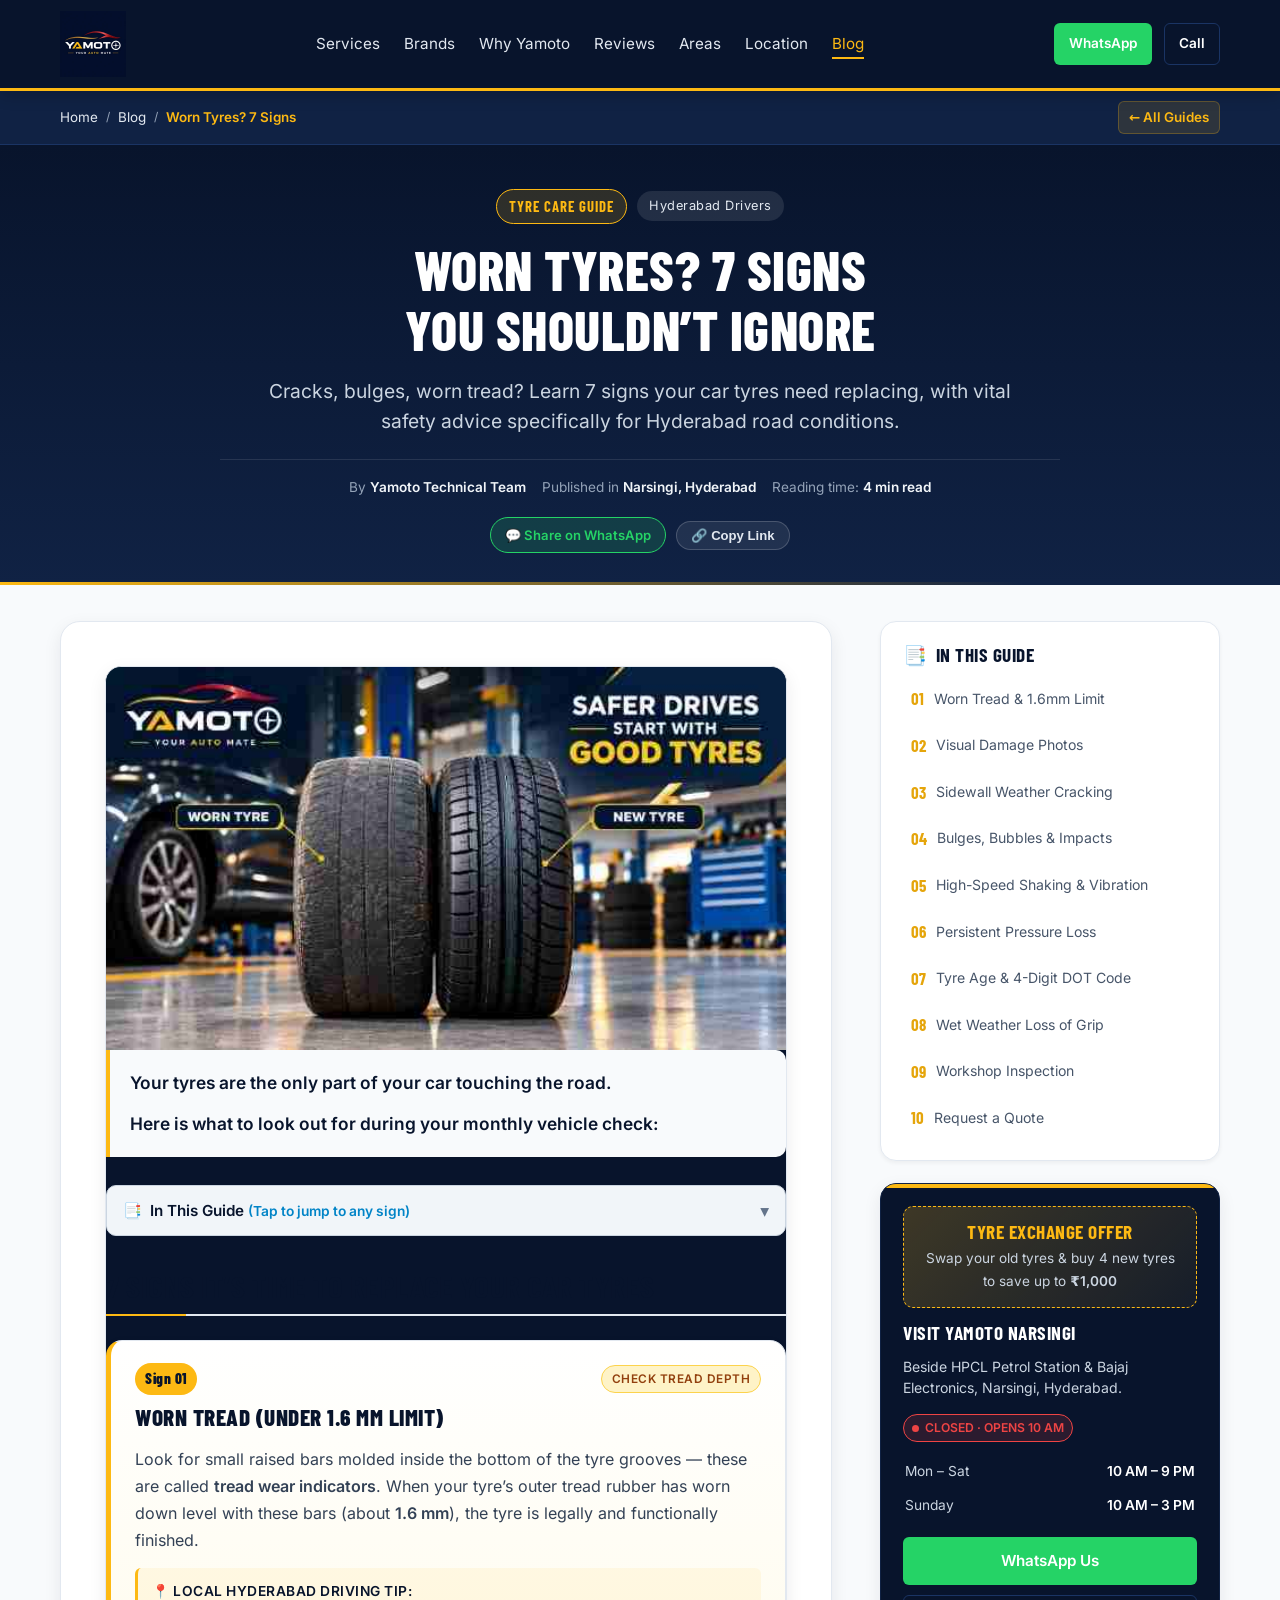
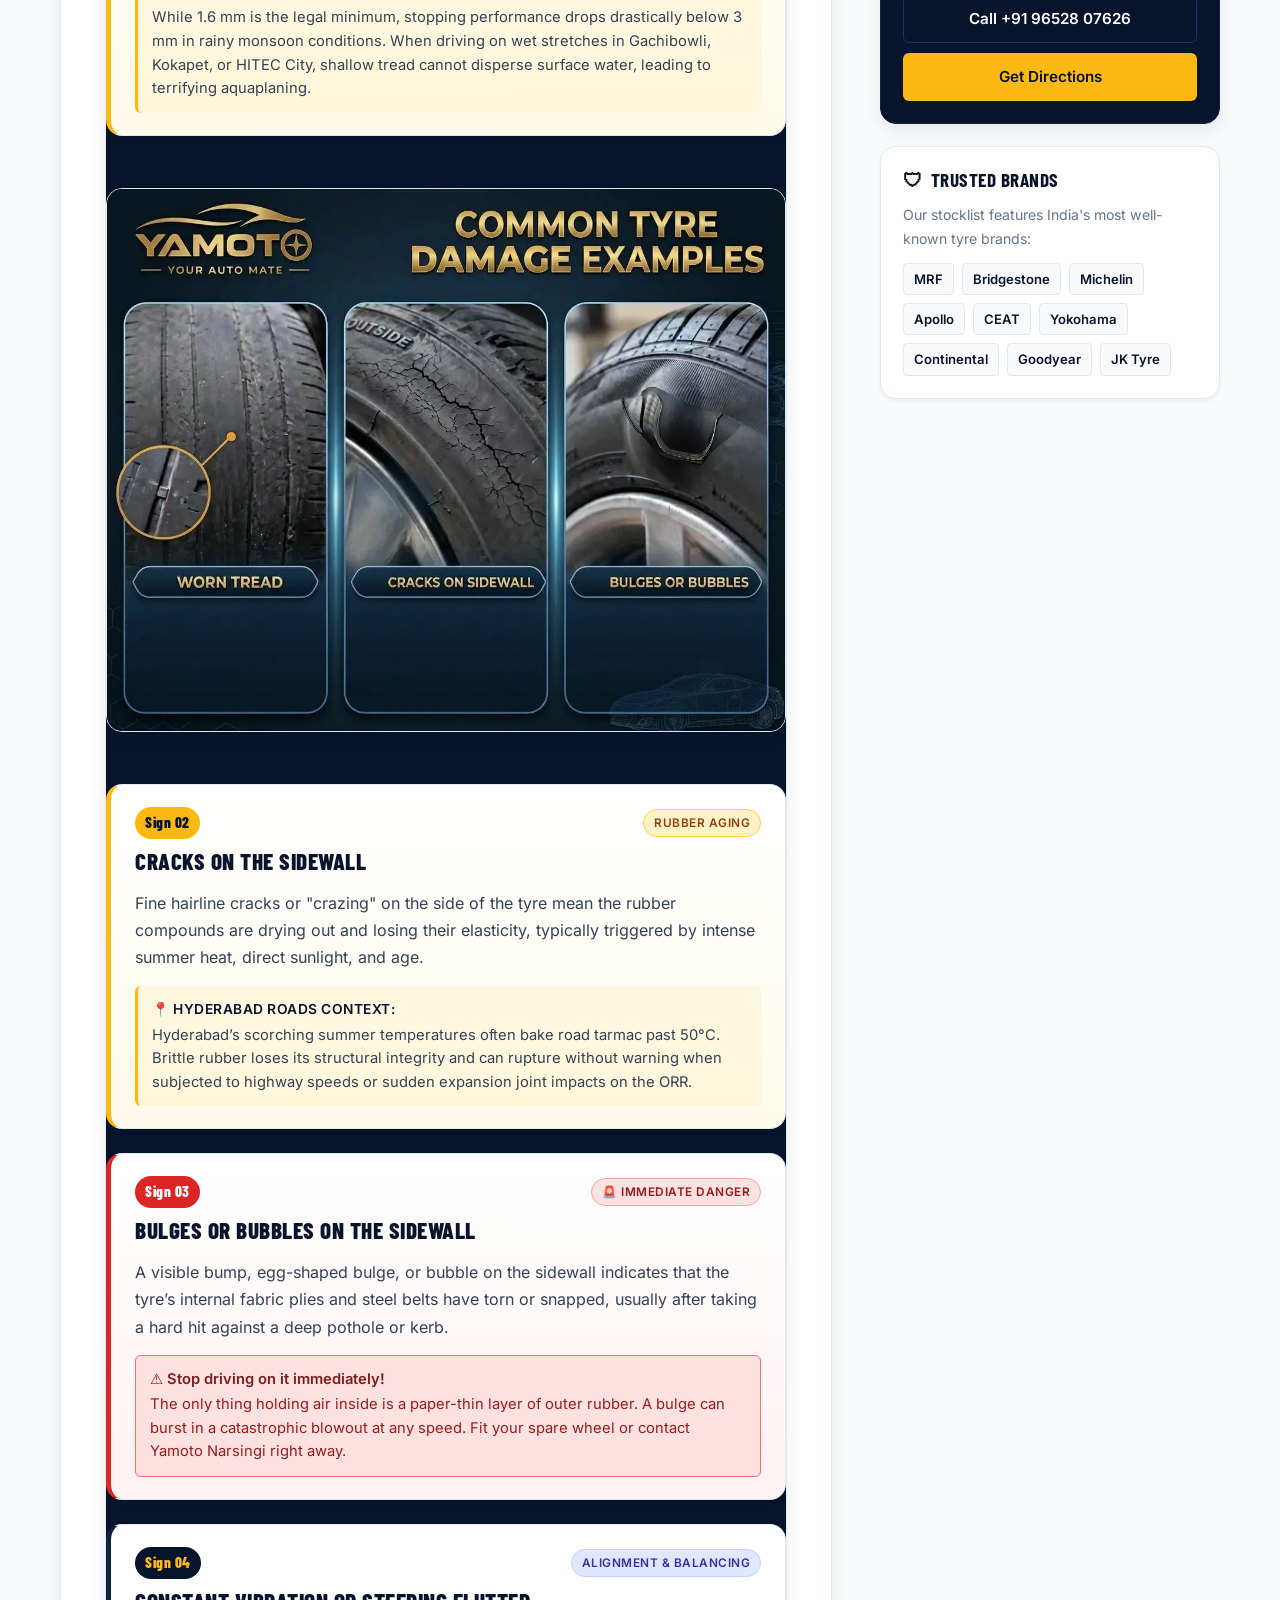
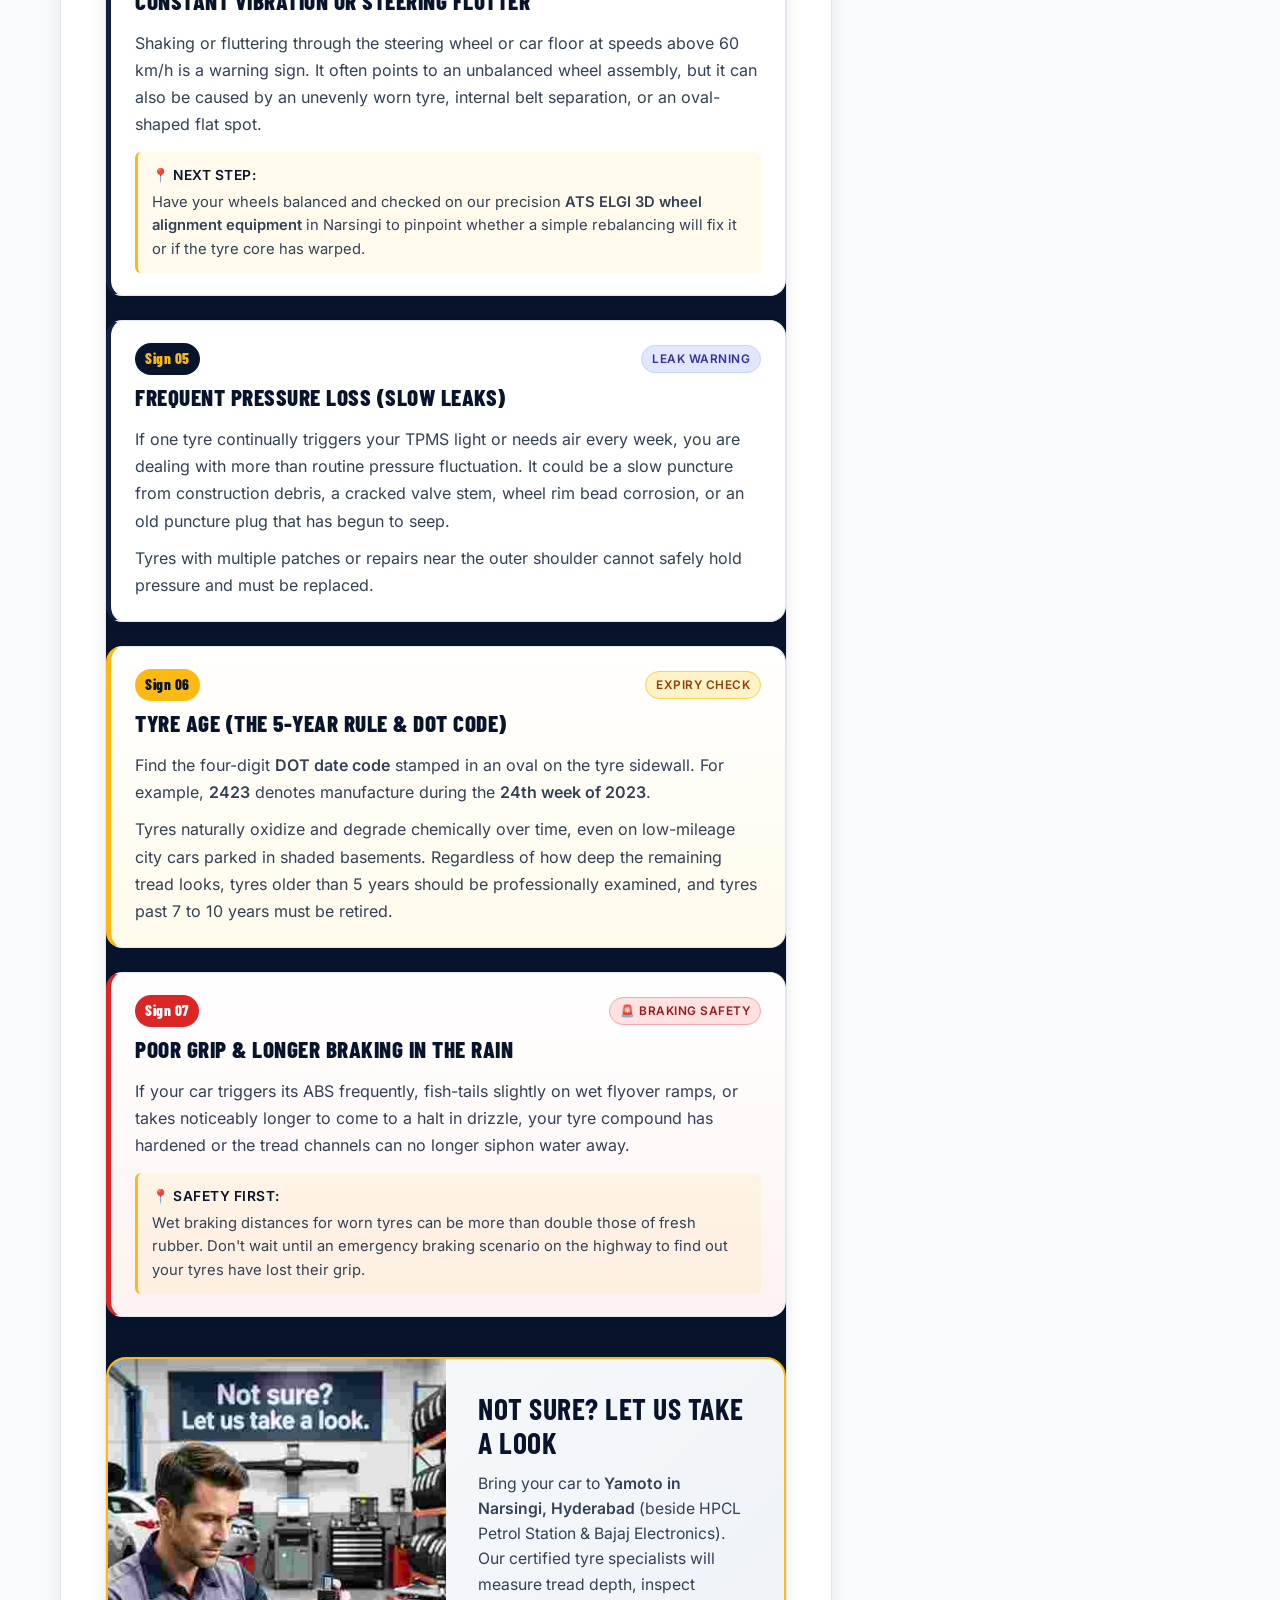
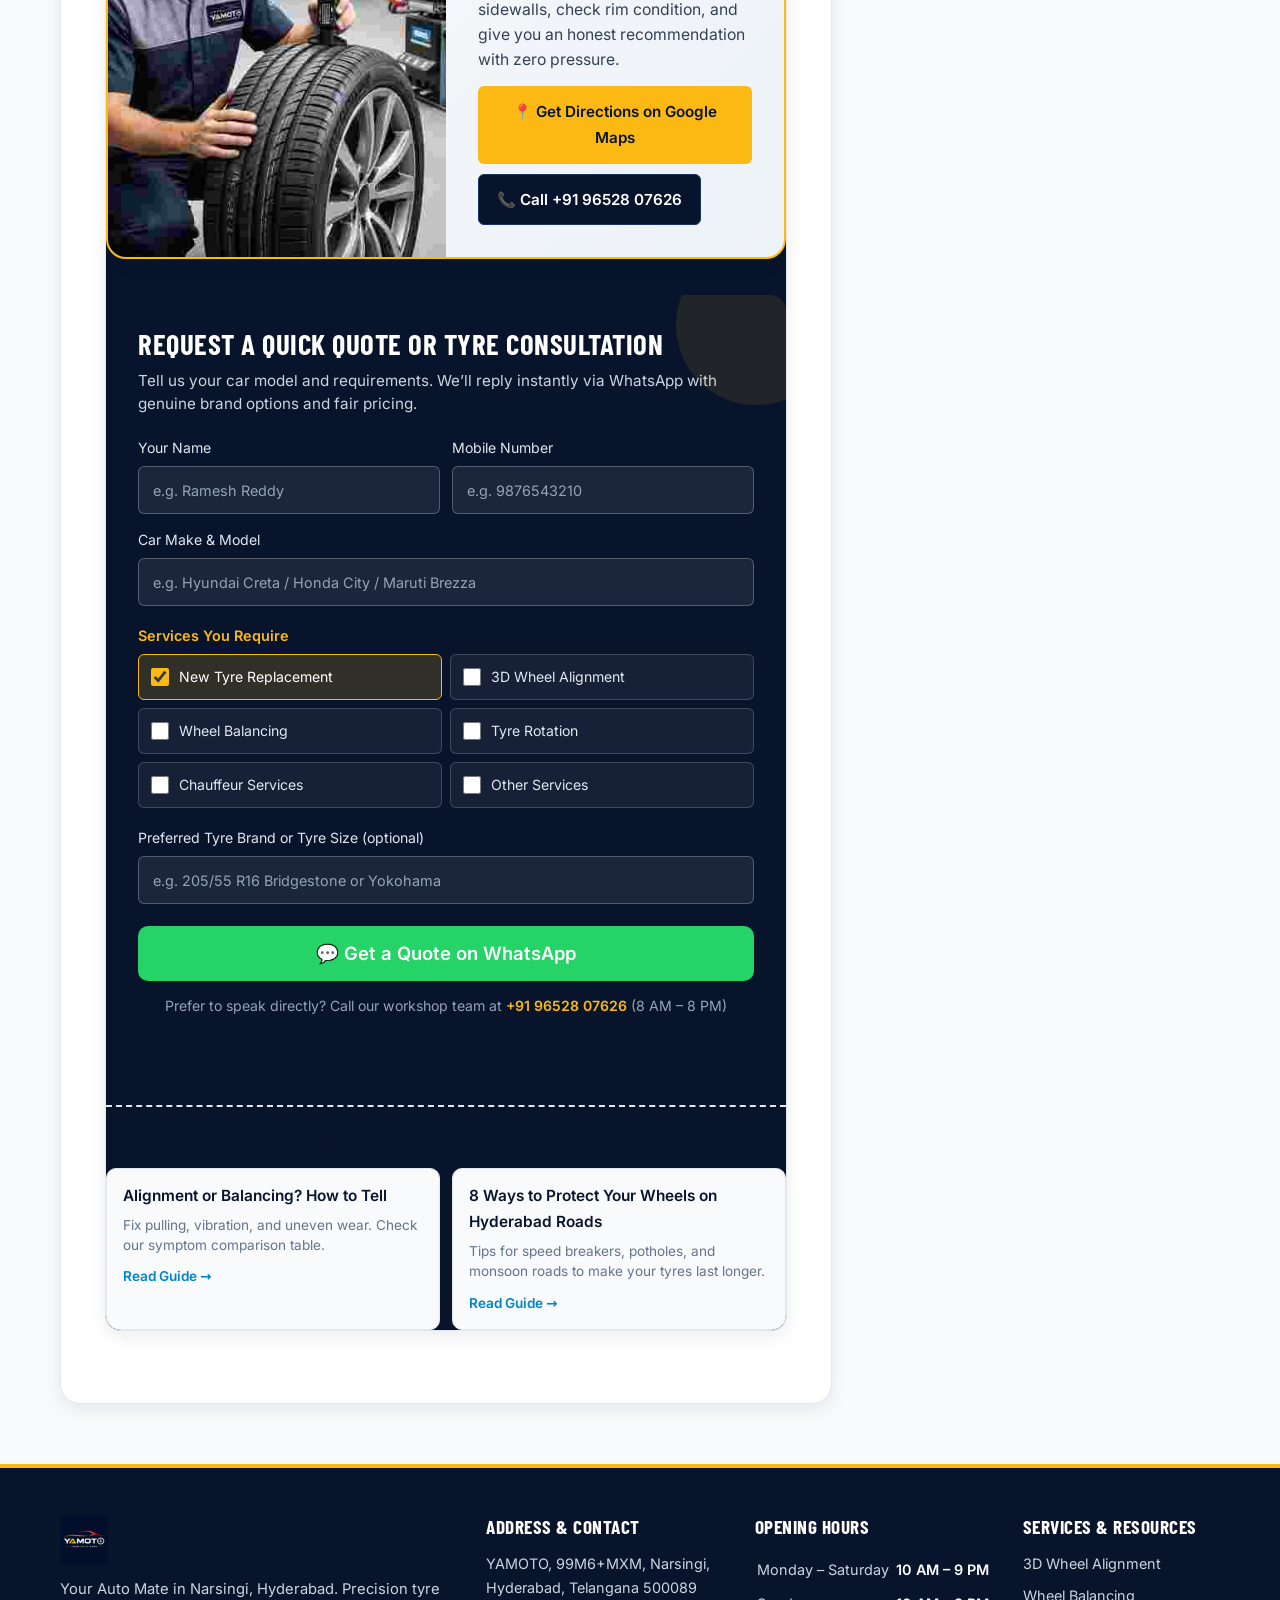
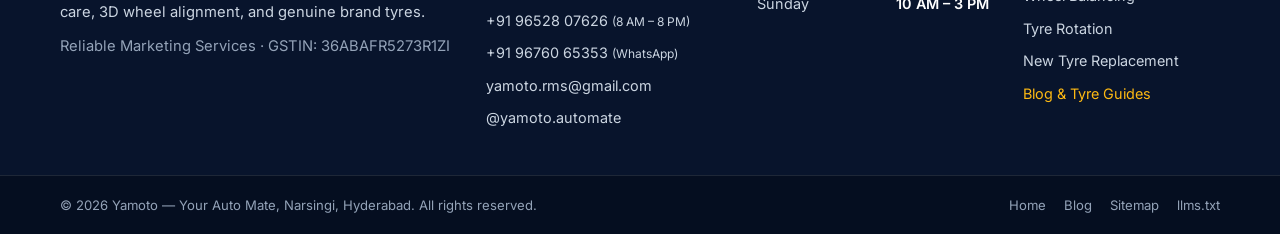
<file: worn-tyres-7-signs-you-shouldnt-ignore.html>
<!doctype html>
<html lang="en">

<head>
  <meta charset="utf-8">
  <meta name="viewport" content="width=device-width, initial-scale=1, viewport-fit=cover">
  <title>Worn Tyres? 7 Signs You Shouldn’t Ignore | Tyre Care Guide | Yamoto Hyderabad</title>
  <meta name="description"
    content="Cracks, bulges, worn tread? Learn 7 signs your car tyres need replacing, with tips for Hyderabad roads. Expert tyre inspection & replacement at Yamoto Narsingi.">
  <link rel="canonical" href="https://yamoto.in/worn-tyres-7-signs-you-shouldnt-ignore.html">
  <meta name="robots" content="index, follow, max-image-preview:large">
  <meta name="theme-color" content="#08142C">

  <!-- Open Graph / Facebook -->
  <meta property="og:type" content="article">
  <meta property="og:title" content="Worn Tyres? 7 Signs You Shouldn’t Ignore | Yamoto">
  <meta property="og:description"
    content="Cracks, bulges, worn tread? Learn 7 signs your car tyres need replacing, with tips for Hyderabad roads.">
  <meta property="og:url" content="https://yamoto.in/worn-tyres-7-signs-you-shouldnt-ignore.html">
  <meta property="og:image"
    content="https://yamoto.in/images/blog%20post%20images/Tyre%20Care%20Guide%20for%20Hyderabad%20Drivers/hero-image.jpeg">
  <meta property="og:site_name" content="Yamoto">
  <meta property="og:locale" content="en_IN">
  <meta property="article:published_time" content="2026-10-21">
  <meta property="article:author" content="Yamoto — Your Auto Mate">
  <meta property="article:section" content="Tyre Care & Vehicle Safety">

  <!-- Twitter Cards -->
  <meta name="twitter:card" content="summary_large_image">
  <meta name="twitter:title" content="Worn Tyres? 7 Signs You Shouldn’t Ignore | Yamoto Hyderabad">
  <meta name="twitter:description"
    content="Cracks, bulges, worn tread? Learn 7 signs your car tyres need replacing, with tips for Hyderabad roads.">
  <meta name="twitter:image"
    content="https://yamoto.in/images/blog%20post%20images/Tyre%20Care%20Guide%20for%20Hyderabad%20Drivers/hero-image.jpeg">

  <!-- Favicons -->
  <link rel="icon" href="favicon.ico" sizes="48x48">
  <link rel="icon" type="image/png" sizes="48x48" href="favicon-48x48.png">
  <link rel="icon" type="image/png" sizes="192x192" href="favicon-192x192.png">
  <link rel="apple-touch-icon" href="apple-touch-icon.png">

  <!-- Preload fonts -->
  <link rel="preload" as="font" type="font/woff2" href="fonts/barlow-condensed-latin-700-normal.woff2" crossorigin>
  <link rel="preload" as="font" type="font/woff2" href="fonts/barlow-condensed-latin-800-normal.woff2" crossorigin>
  <link rel="preload" as="font" type="font/woff2" href="fonts/inter-latin-400-normal.woff2" crossorigin>
  <link rel="preload" as="font" type="font/woff2" href="fonts/inter-latin-600-normal.woff2" crossorigin>

  <style>
    /* === FONTS === */
    @font-face {
      font-family: 'Barlow Condensed';
      font-style: normal;
      font-weight: 600;
      font-display: swap;
      src: url('fonts/barlow-condensed-latin-600-normal.woff2') format('woff2');
      unicode-range: U+0000-00FF, U+0131, U+0152-0153, U+02BB-02BC, U+02C6, U+02DA, U+02DC, U+0304, U+0308, U+0329, U+2000-206F, U+20AC, U+2122, U+2191, U+2193, U+2212, U+2215, U+FEFF, U+FFFD
    }

    @font-face {
      font-family: 'Barlow Condensed';
      font-style: normal;
      font-weight: 700;
      font-display: swap;
      src: url('fonts/barlow-condensed-latin-700-normal.woff2') format('woff2');
      unicode-range: U+0000-00FF, U+0131, U+0152-0153, U+02BB-02BC, U+02C6, U+02DA, U+02DC, U+0304, U+0308, U+0329, U+2000-206F, U+20AC, U+2122, U+2191, U+2193, U+2212, U+2215, U+FEFF, U+FFFD
    }

    @font-face {
      font-family: 'Barlow Condensed';
      font-style: normal;
      font-weight: 800;
      font-display: swap;
      src: url('fonts/barlow-condensed-latin-800-normal.woff2') format('woff2');
      unicode-range: U+0000-00FF, U+0131, U+0152-0153, U+02BB-02BC, U+02C6, U+02DA, U+02DC, U+0304, U+0308, U+0329, U+2000-206F, U+20AC, U+2122, U+2191, U+2193, U+2212, U+2215, U+FEFF, U+FFFD
    }

    @font-face {
      font-family: 'Inter';
      font-style: normal;
      font-weight: 400;
      font-display: swap;
      src: url('fonts/inter-latin-400-normal.woff2') format('woff2');
      unicode-range: U+0000-00FF, U+0131, U+0152-0153, U+02BB-02BC, U+02C6, U+02DA, U+02DC, U+0304, U+0308, U+0329, U+2000-206F, U+20AC, U+2122, U+2191, U+2193, U+2212, U+2215, U+FEFF, U+FFFD
    }

    @font-face {
      font-family: 'Inter';
      font-style: normal;
      font-weight: 600;
      font-display: swap;
      src: url('fonts/inter-latin-600-normal.woff2') format('woff2');
      unicode-range: U+0000-00FF, U+0131, U+0152-0153, U+02BB-02BC, U+02C6, U+02DA, U+02DC, U+0304, U+0308, U+0329, U+2000-206F, U+20AC, U+2122, U+2191, U+2193, U+2212, U+2215, U+FEFF, U+FFFD
    }

    /* === TOKENS === */
    :root {
      --navy-dark: #08142C;
      --navy-mid: #102244;
      --navy-light: #1A3464;
      --navy-surface: #0E1B38;
      --yellow-accent: #FDB913;
      --yellow-hover: #E5A50B;
      --yellow-soft: rgba(253, 185, 19, 0.12);
      --text-main: #1E293B;
      --text-muted: #64748B;
      --text-light: #94A3B8;
      --bg-light: #F8FAFC;
      --bg-white: #FFFFFF;
      --border-color: #E2E8F0;
      --border-dark: rgba(255, 255, 255, 0.12);
      --whatsapp-green: #25D366;
      --whatsapp-hover: #1EBE5D;
      --font-base: 'Inter', system-ui, -apple-system, BlinkMacSystemFont, 'Segoe UI', Roboto, sans-serif;
      --font-heading: 'Barlow Condensed', -apple-system, sans-serif;
      --radius-sm: 6px;
      --radius-md: 10px;
      --radius-lg: 16px;
      --radius-xl: 20px;
      --shadow-sm: 0 2px 4px rgba(0, 0, 0, 0.05);
      --shadow-md: 0 6px 18px rgba(8, 20, 44, 0.08);
      --shadow-lg: 0 12px 32px rgba(8, 20, 44, 0.14);
      --transition: all 0.25s ease-in-out;
    }

    *,
    *::before,
    *::after {
      box-sizing: border-box;
      margin: 0;
      padding: 0;
    }

    html {
      scroll-behavior: smooth;
      font-size: 16px;
      -webkit-text-size-adjust: 100%;
    }

    /* Ensure anchor jump links account for sticky header */
    [id] {
      scroll-margin-top: 96px;
    }

    @media (max-width: 768px) {
      [id] {
        scroll-margin-top: 76px;
      }
    }

    body {
      font-family: var(--font-base);
      color: var(--text-main);
      background-color: var(--bg-light);
      line-height: 1.7;
      -webkit-font-smoothing: antialiased;
      overflow-x: hidden;
    }

    @media (max-width: 768px) {
      body {
        padding-bottom: calc(74px + env(safe-area-inset-bottom, 0px));
      }
    }

    img {
      max-width: 100%;
      height: auto;
      display: block;
    }

    a {
      text-decoration: none;
      color: inherit;
      transition: var(--transition);
    }

    ul,
    ol {
      list-style: none;
    }

    .container {
      width: 100%;
      max-width: 1200px;
      margin: 0 auto;
      padding: 0 20px;
    }

    @media (max-width: 640px) {
      .container {
        padding: 0 16px;
      }
    }

    h1,
    h2,
    h3,
    h4 {
      font-family: var(--font-heading);
      text-transform: uppercase;
      letter-spacing: 0.5px;
      line-height: 1.15;
      color: var(--navy-dark);
    }

    /* === READING PROGRESS BAR === */
    .reading-progress-container {
      position: fixed;
      top: 88px;
      left: 0;
      right: 0;
      height: 3px;
      background: transparent;
      z-index: 1001;
      pointer-events: none;
    }

    @media (max-width: 640px) {
      .reading-progress-container {
        top: 64px;
      }
    }

    .reading-progress-bar {
      height: 100%;
      width: 0%;
      background: linear-gradient(90deg, var(--yellow-accent) 0%, #FF9900 100%);
      box-shadow: 0 0 10px rgba(253, 185, 19, 0.8);
      transition: width 0.08s ease-out;
    }

    /* === BUTTONS === */
    .btn {
      display: inline-flex;
      align-items: center;
      justify-content: center;
      gap: 8px;
      font-family: var(--font-base);
      font-weight: 600;
      font-size: 0.95rem;
      padding: 10px 20px;
      border-radius: var(--radius-sm);
      border: 1px solid transparent;
      cursor: pointer;
      transition: var(--transition);
      text-align: center;
      touch-action: manipulation;
    }

    .btn-primary {
      background-color: var(--yellow-accent);
      color: var(--navy-dark);
      box-shadow: 0 4px 15px rgba(253, 185, 19, 0.3);
    }

    .btn-primary:hover,
    .btn-primary:active {
      background-color: var(--yellow-hover);
      transform: translateY(-2px);
      box-shadow: 0 6px 20px rgba(253, 185, 19, 0.4);
    }

    .btn-whatsapp {
      background-color: var(--whatsapp-green);
      color: #fff;
    }

    .btn-whatsapp:hover,
    .btn-whatsapp:active {
      background-color: var(--whatsapp-hover);
      transform: translateY(-2px);
      box-shadow: 0 4px 14px rgba(37, 211, 102, 0.35);
    }

    .btn-call {
      background-color: var(--navy-dark);
      color: #fff;
      border: 1px solid var(--navy-light);
    }

    .btn-call:hover,
    .btn-call:active {
      background-color: var(--navy-mid);
      border-color: var(--yellow-accent);
      color: #fff;
    }

    .btn-directions {
      background-color: var(--yellow-accent);
      color: var(--navy-dark);
      font-weight: 700;
    }

    .btn-directions:hover,
    .btn-directions:active {
      background-color: var(--yellow-hover);
    }

    .btn-lg {
      padding: 14px 28px;
      font-size: 1.1rem;
    }

    .btn-xl {
      padding: 15px 30px;
      font-size: 1.15rem;
      width: 100%;
      border-radius: var(--radius-md);
      font-weight: 700;
    }

    .w-full {
      width: 100%;
    }

    /* === SITE HEADER === */
    .site-header {
      position: sticky;
      top: 0;
      z-index: 1000;
      background-color: var(--navy-dark);
      border-bottom: 3px solid var(--yellow-accent);
      box-shadow: 0 4px 15px rgba(0, 0, 0, 0.2);
    }

    .header-inner {
      display: flex;
      align-items: center;
      justify-content: space-between;
      height: 88px;
    }

    @media (max-width: 640px) {
      .header-inner {
        height: 64px;
        min-height: 64px;
      }
    }

    .logo-link {
      display: flex;
      align-items: center;
    }

    .logo-img {
      height: 66px;
      width: auto;
      object-fit: contain;
    }

    @media (max-width: 640px) {
      .logo-img {
        height: 46px;
      }
    }

    .main-nav {
      display: none;
    }

    @media (min-width: 992px) {
      .main-nav {
        display: block;
      }
    }

    .nav-list {
      display: flex;
      align-items: center;
      gap: 24px;
    }

    .nav-list a {
      color: #E2E8F0;
      font-size: 0.95rem;
      font-weight: 500;
      padding: 6px 0;
      position: relative;
    }

    .nav-list a:hover,
    .nav-list a.active-nav {
      color: var(--yellow-accent);
    }

    .nav-list a.active-nav::after {
      content: '';
      position: absolute;
      bottom: 0;
      left: 0;
      width: 100%;
      height: 2px;
      background: var(--yellow-accent);
    }

    .header-actions {
      display: flex;
      align-items: center;
      gap: 12px;
    }

    .header-btn {
      display: none;
    }

    @media (min-width: 640px) {
      .header-btn {
        display: inline-flex;
        padding: 8px 14px;
        font-size: 0.85rem;
      }
    }

    .hamburger {
      display: flex;
      flex-direction: column;
      justify-content: space-between;
      width: 40px;
      height: 36px;
      background: transparent;
      border: none;
      cursor: pointer;
      padding: 8px 6px;
    }

    @media (min-width: 992px) {
      .hamburger {
        display: none;
      }
    }

    .hamburger span {
      width: 100%;
      height: 2.5px;
      background-color: #fff;
      border-radius: 2px;
      transition: transform 0.3s ease, opacity 0.3s ease;
    }

    .hamburger[aria-expanded="true"] span:nth-child(1) {
      transform: translateY(7px) rotate(45deg);
    }

    .hamburger[aria-expanded="true"] span:nth-child(2) {
      opacity: 0;
    }

    .hamburger[aria-expanded="true"] span:nth-child(3) {
      transform: translateY(-7px) rotate(-45deg);
    }

    .mobile-nav {
      display: none;
      background-color: var(--navy-mid);
      border-top: 1px solid var(--navy-light);
      padding: 20px;
    }

    .mobile-nav.open {
      display: block;
    }

    .mobile-nav ul {
      display: flex;
      flex-direction: column;
      gap: 14px;
    }

    .mobile-nav-link {
      color: #fff;
      font-size: 1.05rem;
      font-weight: 500;
      display: block;
      padding: 6px 0;
    }

    /* === BREADCRUMBS === */
    .breadcrumb-bar {
      background-color: var(--navy-mid);
      padding: 10px 0;
      border-bottom: 1px solid var(--navy-light);
    }

    .breadcrumb-inner {
      display: flex;
      align-items: center;
      justify-content: space-between;
      gap: 12px;
    }

    .breadcrumb-list {
      display: flex;
      align-items: center;
      gap: 8px;
      font-size: 0.84rem;
      color: var(--text-light);
      overflow-x: auto;
      white-space: nowrap;
      scrollbar-width: none;
      -webkit-overflow-scrolling: touch;
      padding: 2px 0;
    }

    .breadcrumb-list::-webkit-scrollbar {
      display: none;
    }

    .breadcrumb-list a {
      color: #E2E8F0;
      transition: color 0.2s;
    }

    .breadcrumb-list a:hover {
      color: var(--yellow-accent);
    }

    .breadcrumb-separator {
      color: var(--text-light);
      font-size: 0.75rem;
    }

    .breadcrumb-current {
      color: var(--yellow-accent);
      font-weight: 600;
    }

    .back-to-blog-link {
      display: inline-flex;
      align-items: center;
      gap: 6px;
      color: var(--yellow-accent);
      font-size: 0.84rem;
      font-weight: 600;
      white-space: nowrap;
      padding: 4px 10px;
      border-radius: var(--radius-sm);
      background: rgba(253, 185, 19, 0.12);
      border: 1px solid rgba(253, 185, 19, 0.25);
      transition: var(--transition);
      flex-shrink: 0;
    }

    .back-to-blog-link:hover {
      background: var(--yellow-accent);
      color: var(--navy-dark);
    }

    /* === ARTICLE HERO HEADER === */
    .article-header-section {
      background: linear-gradient(180deg, var(--navy-dark) 0%, var(--navy-mid) 100%);
      color: #fff;
      padding: 44px 0 32px;
      position: relative;
    }

    .article-header-section::after {
      content: '';
      position: absolute;
      bottom: 0;
      left: 0;
      right: 0;
      height: 3px;
      background: linear-gradient(90deg, var(--yellow-accent) 0%, transparent 80%);
    }

    .article-header-inner {
      max-width: 880px;
      margin: 0 auto;
      text-align: center;
    }

    @media (max-width: 640px) {
      .article-header-section {
        padding: 24px 0 20px;
      }

      .article-header-inner {
        text-align: left;
      }
    }

    .post-badge-group {
      display: inline-flex;
      align-items: center;
      gap: 10px;
      margin-bottom: 16px;
      flex-wrap: wrap;
      justify-content: center;
    }

    @media (max-width: 640px) {
      .post-badge-group {
        justify-content: flex-start;
        gap: 8px;
        margin-bottom: 12px;
      }
    }

    .post-category {
      background: rgba(253, 185, 19, 0.15);
      border: 1px solid var(--yellow-accent);
      color: var(--yellow-accent);
      font-family: var(--font-heading);
      font-size: 0.92rem;
      font-weight: 700;
      letter-spacing: 1px;
      padding: 4px 12px;
      border-radius: 50px;
      text-transform: uppercase;
      display: inline-flex;
      align-items: center;
      gap: 6px;
    }

    .post-city-tag {
      background: rgba(255, 255, 255, 0.1);
      color: #E2E8F0;
      font-size: 0.8rem;
      padding: 4px 12px;
      border-radius: 50px;
      letter-spacing: 0.5px;
    }

    .article-title {
      font-size: clamp(1.85rem, 5.5vw, 3.4rem);
      font-weight: 800;
      line-height: 1.1;
      color: #fff;
      margin-bottom: 16px;
      text-wrap: balance;
    }

    .article-lead-subtitle {
      font-size: clamp(0.98rem, 2vw, 1.2rem);
      color: #CBD5E1;
      max-width: 760px;
      margin: 0 auto 22px;
      line-height: 1.6;
    }

    @media (max-width: 640px) {
      .article-lead-subtitle {
        margin: 0 0 18px 0;
        font-size: 0.98rem;
      }
    }

    .post-meta-bar {
      display: flex;
      align-items: center;
      justify-content: center;
      flex-wrap: wrap;
      gap: 16px;
      font-size: 0.85rem;
      color: #94A3B8;
      padding-top: 16px;
      border-top: 1px solid rgba(255, 255, 255, 0.1);
    }

    @media (max-width: 640px) {
      .post-meta-bar {
        justify-content: flex-start;
        gap: 10px 14px;
        padding-top: 14px;
        font-size: 0.82rem;
      }
    }

    .meta-item {
      display: flex;
      align-items: center;
      gap: 6px;
    }

    .meta-item strong {
      color: #F1F5F9;
    }

    /* Mobile Quick Share Strip */
    .article-share-strip {
      display: flex;
      align-items: center;
      justify-content: center;
      gap: 10px;
      margin-top: 18px;
      flex-wrap: wrap;
    }

    @media (max-width: 640px) {
      .article-share-strip {
        justify-content: flex-start;
      }
    }

    .share-btn-pill {
      display: inline-flex;
      align-items: center;
      gap: 6px;
      font-size: 0.82rem;
      font-weight: 600;
      padding: 6px 14px;
      border-radius: 50px;
      background: rgba(255, 255, 255, 0.08);
      border: 1px solid rgba(255, 255, 255, 0.18);
      color: #E2E8F0;
      cursor: pointer;
      transition: var(--transition);
    }

    .share-btn-pill:hover,
    .share-btn-pill:active {
      background: rgba(255, 255, 255, 0.18);
      color: #fff;
      border-color: var(--yellow-accent);
    }

    .share-btn-pill.whatsapp {
      background: rgba(37, 211, 102, 0.16);
      border-color: var(--whatsapp-green);
      color: #25D366;
    }

    .share-btn-pill.whatsapp:hover {
      background: var(--whatsapp-green);
      color: #fff;
    }

    .share-btn-pill.copied {
      background: #10B981;
      border-color: #10B981;
      color: #fff;
    }

    /* === BLOG MAIN LAYOUT === */
    .blog-page-body {
      padding: 36px 0 60px;
    }

    @media (max-width: 768px) {
      .blog-page-body {
        padding: 16px 0 40px;
      }
    }

    .blog-layout-grid {
      display: grid;
      grid-template-columns: 1fr;
      gap: 36px;
      align-items: start;
    }

    @media (min-width: 992px) {
      .blog-layout-grid {
        grid-template-columns: minmax(0, 1fr) 340px;
        gap: 48px;
      }
    }

    /* === ARTICLE CONTENT STYLES === */
    .article-main {
      background: #fff;
      border-radius: var(--radius-xl);
      padding: clamp(20px, 3.5vw, 44px);
      box-shadow: var(--shadow-md);
      border: 1px solid var(--border-color);
    }

    @media (max-width: 640px) {
      .article-main {
        padding: 18px 14px;
        border-radius: var(--radius-lg);
        box-shadow: 0 2px 8px rgba(0, 0, 0, 0.04);
      }
    }

    /* Hero Image Wrapper */
    .hero-image-wrapper {
      margin-bottom: 28px;
      border-radius: var(--radius-lg);
      overflow: hidden;
      box-shadow: var(--shadow-md);
      border: 1px solid var(--border-color);
      background-color: var(--navy-dark);
      position: relative;
    }

    @media (max-width: 640px) {
      .hero-image-wrapper {
        margin-bottom: 22px;
        border-radius: var(--radius-md);
      }
    }

    .hero-image-wrapper img {
      width: 100%;
      height: auto;
      display: block;
      transition: transform 0.4s ease;
    }

    .image-caption {
      background-color: var(--navy-surface);
      color: #CBD5E1;
      font-size: 0.85rem;
      padding: 10px 16px;
      border-top: 1px solid rgba(253, 185, 19, 0.3);
      display: flex;
      align-items: center;
      justify-content: space-between;
      flex-wrap: wrap;
      gap: 8px;
    }

    .image-caption span {
      display: inline-flex;
      align-items: center;
      gap: 6px;
    }

    .badge-inspection {
      background: var(--yellow-accent);
      color: var(--navy-dark);
      font-size: 0.72rem;
      font-weight: 700;
      padding: 3px 8px;
      border-radius: 4px;
      text-transform: uppercase;
      letter-spacing: 0.5px;
      flex-shrink: 0;
    }

    /* Intro section */
    .article-intro {
      font-size: 1.08rem;
      line-height: 1.75;
      color: #334155;
      background: #F8FAFC;
      border-left: 4px solid var(--yellow-accent);
      padding: 18px 20px;
      border-radius: 0 var(--radius-md) var(--radius-md) 0;
      margin-bottom: 28px;
    }

    @media (max-width: 640px) {
      .article-intro {
        font-size: 1rem;
        padding: 14px 16px;
        margin-bottom: 22px;
      }
    }

    .article-intro p strong {
      color: var(--navy-dark);
    }

    /* Mobile In-Article Quick Jump Drawer */
    .mobile-toc-accordion {
      background: #F1F5F9;
      border: 1px solid #CBD5E1;
      border-radius: var(--radius-md);
      margin-bottom: 32px;
      overflow: hidden;
    }

    .mobile-toc-trigger {
      width: 100%;
      background: transparent;
      border: none;
      padding: 14px 16px;
      display: flex;
      align-items: center;
      justify-content: space-between;
      cursor: pointer;
      font-family: var(--font-base);
      font-size: 0.95rem;
      font-weight: 600;
      color: var(--navy-dark);
      text-align: left;
    }

    .toc-trigger-left {
      display: flex;
      align-items: center;
      gap: 8px;
    }

    .toc-trigger-title strong {
      color: #0284C7;
      font-weight: 600;
      font-size: 0.86rem;
    }

    .toc-toggle-arrow {
      font-size: 1.1rem;
      color: #64748B;
      transition: transform 0.25s ease;
    }

    .mobile-toc-trigger[aria-expanded="true"] .toc-toggle-arrow {
      transform: rotate(180deg);
    }

    .mobile-toc-content {
      display: none;
      padding: 0 14px 14px 14px;
      border-top: 1px solid #E2E8F0;
      background: #FFFFFF;
    }

    .mobile-toc-content.open {
      display: block;
    }

    .mobile-toc-grid {
      display: grid;
      grid-template-columns: repeat(2, 1fr);
      gap: 8px;
      padding-top: 12px;
    }

    @media (max-width: 480px) {
      .mobile-toc-grid {
        grid-template-columns: 1fr;
      }
    }

    .toc-chip {
      display: flex;
      align-items: center;
      gap: 8px;
      background: #F8FAFC;
      border: 1px solid #E2E8F0;
      padding: 8px 12px;
      border-radius: var(--radius-sm);
      font-size: 0.86rem;
      font-weight: 500;
      color: #334155;
      transition: var(--transition);
    }

    .toc-chip:hover,
    .toc-chip:active {
      background: var(--navy-dark);
      color: #fff;
      border-color: var(--navy-dark);
    }

    .chip-num {
      font-family: var(--font-heading);
      font-weight: 700;
      color: var(--yellow-hover);
      font-size: 0.95rem;
    }

    .toc-chip.urgent-chip {
      border-left: 3px solid #EF4444;
    }

    .toc-chip.highlight-chip {
      border-left: 3px solid #0284C7;
    }

    .toc-chip.gold-chip {
      border-left: 3px solid var(--yellow-accent);
      font-weight: 600;
    }

    /* Content Headings */
    .article-main h2.section-subhead {
      font-size: clamp(1.4rem, 4.5vw, 1.95rem);
      color: var(--navy-dark);
      margin: 32px 0 20px;
      position: relative;
      display: flex;
      align-items: center;
      gap: 12px;
      padding-bottom: 10px;
      border-bottom: 2px solid #E2E8F0;
    }

    .article-main h2.section-subhead::after {
      content: '';
      position: absolute;
      bottom: -2px;
      left: 0;
      width: 80px;
      height: 2px;
      background: var(--yellow-accent);
    }

    /* 7 Signs Cards */
    .signs-container {
      display: flex;
      flex-direction: column;
      gap: 24px;
      margin: 24px 0 40px;
    }

    .sign-card {
      background: #FFFFFF;
      border: 1px solid var(--border-color);
      border-radius: var(--radius-lg);
      padding: 22px 24px;
      box-shadow: 0 3px 12px rgba(8, 20, 44, 0.04);
      position: relative;
      transition: var(--transition);
      border-left: 5px solid var(--navy-mid);
    }

    @media (max-width: 640px) {
      .sign-card {
        padding: 16px 14px;
        border-radius: var(--radius-md);
      }
    }

    .sign-card:hover {
      box-shadow: var(--shadow-md);
    }

    .sign-card.urgent {
      border-left-color: #DC2626;
      background: linear-gradient(180deg, #FFFFFF 0%, #FEF2F2 100%);
    }

    .sign-card.caution {
      border-left-color: var(--yellow-accent);
      background: linear-gradient(180deg, #FFFFFF 0%, #FFFBEB 100%);
    }

    .sign-header {
      display: flex;
      flex-direction: column;
      gap: 8px;
      margin-bottom: 14px;
    }

    .sign-meta-top {
      display: flex;
      align-items: center;
      justify-content: space-between;
      gap: 10px;
      flex-wrap: wrap;
    }

    .sign-number-badge {
      display: inline-flex;
      align-items: center;
      gap: 6px;
      background-color: var(--navy-dark);
      color: var(--yellow-accent);
      font-family: var(--font-heading);
      font-size: 0.95rem;
      font-weight: 800;
      padding: 3px 10px;
      border-radius: 50px;
      letter-spacing: 0.5px;
    }

    .sign-card.urgent .sign-number-badge {
      background-color: #DC2626;
      color: #fff;
    }

    .sign-card.caution .sign-number-badge {
      background-color: var(--yellow-accent);
      color: var(--navy-dark);
    }

    .sign-title {
      font-size: clamp(1.2rem, 3.8vw, 1.45rem);
      font-weight: 800;
      color: var(--navy-dark);
      margin: 0;
      line-height: 1.25;
    }

    .sign-severity {
      font-size: 0.74rem;
      font-weight: 700;
      text-transform: uppercase;
      letter-spacing: 0.5px;
      padding: 3px 10px;
      border-radius: 50px;
      white-space: nowrap;
    }

    .severity-high {
      background: #FEE2E2;
      color: #991B1B;
      border: 1px solid #FCA5A5;
    }

    .severity-med {
      background: #FEF3C7;
      color: #92400E;
      border: 1px solid #FCD34D;
    }

    .severity-regular {
      background: #E0E7FF;
      color: #3730A3;
      border: 1px solid #C7D2FE;
    }

    .sign-body {
      color: #334155;
      font-size: 1rem;
      line-height: 1.7;
    }

    .sign-body p+p {
      margin-top: 10px;
    }

    /* Fixed Local Tip: Block layout prevents horizontal squishing on mobile */
    .hyderabad-tip {
      margin-top: 14px;
      background: rgba(253, 185, 19, 0.08);
      border-left: 3px solid var(--yellow-accent);
      border-radius: var(--radius-sm);
      padding: 12px 14px;
      font-size: 0.92rem;
      color: #334155;
      display: block;
      line-height: 1.6;
    }

    .tip-title-bar {
      display: flex;
      align-items: center;
      gap: 6px;
      font-weight: 700;
      color: var(--navy-dark);
      font-size: 0.86rem;
      text-transform: uppercase;
      letter-spacing: 0.5px;
      margin-bottom: 4px;
    }

    .urgent-alert-box {
      margin-top: 14px;
      background: #FEE2E2;
      border: 1px solid #F87171;
      border-radius: var(--radius-sm);
      padding: 12px 14px;
      color: #991B1B;
      font-size: 0.92rem;
      line-height: 1.6;
    }

    .urgent-alert-box strong {
      display: block;
      margin-bottom: 2px;
      color: #7F1D1D;
    }

    /* Embedded Infographic in Post */
    .infographic-block {
      margin: 28px 0;
      border-radius: var(--radius-lg);
      overflow: hidden;
      border: 1px solid var(--border-color);
      box-shadow: var(--shadow-md);
      background: #08142C;
    }

    @media (max-width: 640px) {
      .infographic-block {
        margin: 20px 0;
        border-radius: var(--radius-md);
      }
    }

    .infographic-block img {
      width: 100%;
      height: auto;
      object-fit: cover;
    }

    .infographic-caption {
      padding: 12px 16px;
      background: var(--navy-dark);
      color: #CBD5E1;
      font-size: 0.85rem;
      display: flex;
      align-items: center;
      justify-content: space-between;
      border-top: 2px solid var(--yellow-accent);
      flex-wrap: wrap;
      gap: 8px;
    }

    /* Inspection Section with Workshop Photo */
    .inspection-feature-box {
      background: linear-gradient(135deg, #F8FAFC 0%, #EDF2F7 100%);
      border: 2px solid var(--yellow-accent);
      border-radius: var(--radius-xl);
      overflow: hidden;
      margin: 36px 0;
      box-shadow: var(--shadow-md);
    }

    @media (max-width: 640px) {
      .inspection-feature-box {
        border-radius: var(--radius-lg);
        margin: 28px 0;
      }
    }

    .inspection-grid {
      display: grid;
      grid-template-columns: 1fr;
    }

    @media (min-width: 768px) {
      .inspection-grid {
        grid-template-columns: 1fr 1fr;
      }
    }

    .inspection-media {
      position: relative;
      background: var(--navy-dark);
      width: 100%;
      aspect-ratio: 16/9;
      max-height: 320px;
      overflow: hidden;
    }

    @media (min-width: 768px) {
      .inspection-media {
        aspect-ratio: auto;
        height: 100%;
        max-height: none;
      }
    }

    .inspection-media img {
      width: 100%;
      height: 100%;
      object-fit: cover;
      object-position: center;
    }

    .inspection-content {
      padding: clamp(20px, 3.5vw, 32px);
      display: flex;
      flex-direction: column;
      justify-content: center;
    }

    .inspection-content h3 {
      font-size: clamp(1.4rem, 4vw, 1.85rem);
      color: var(--navy-dark);
      margin-bottom: 12px;
    }

    .inspection-content p {
      color: #334155;
      font-size: 0.98rem;
      margin-bottom: 14px;
      line-height: 1.6;
    }

    .inspection-checklist {
      margin-bottom: 20px;
    }

    .inspection-checklist li {
      display: flex;
      align-items: center;
      gap: 8px;
      font-size: 0.92rem;
      color: var(--navy-mid);
      font-weight: 500;
      margin-bottom: 8px;
    }

    .inspection-checklist li::before {
      content: '✓';
      color: var(--yellow-accent);
      background: var(--navy-dark);
      width: 18px;
      height: 18px;
      border-radius: 50%;
      display: inline-flex;
      align-items: center;
      justify-content: center;
      font-size: 0.72rem;
      font-weight: 800;
      flex-shrink: 0;
    }

    .inspection-actions {
      display: flex;
      flex-direction: column;
      gap: 10px;
    }

    @media (min-width: 500px) {
      .inspection-actions {
        flex-direction: row;
        flex-wrap: wrap;
      }
    }

    .inspection-actions .btn {
      width: 100%;
      padding: 12px 18px;
    }

    @media (min-width: 500px) {
      .inspection-actions .btn {
        width: auto;
      }
    }

    /* Quote CTA banner inside main article */
    .article-quote-box {
      background: var(--navy-dark);
      border-radius: var(--radius-lg);
      padding: clamp(20px, 3.5vw, 32px);
      color: #fff;
      margin-top: 36px;
      position: relative;
      overflow: hidden;
    }

    .article-quote-box::before {
      content: '';
      position: absolute;
      top: -50px;
      right: -50px;
      width: 160px;
      height: 160px;
      background: rgba(253, 185, 19, 0.1);
      border-radius: 50%;
      pointer-events: none;
    }

    .article-quote-box h3 {
      color: #fff;
      font-size: clamp(1.4rem, 4vw, 1.8rem);
      margin-bottom: 8px;
    }

    .article-quote-box p {
      color: #CBD5E1;
      font-size: 0.95rem;
      margin-bottom: 20px;
      line-height: 1.55;
    }

    /* Quote Form within post */
    .quote-form-inline {
      display: grid;
      grid-template-columns: 1fr;
      gap: 14px;
    }

    .form-group-row {
      display: grid;
      grid-template-columns: 1fr;
      gap: 12px;
    }

    @media (min-width: 600px) {
      .form-group-row {
        grid-template-columns: 1fr 1fr;
      }
    }

    .quote-form-inline label {
      display: flex;
      flex-direction: column;
      gap: 6px;
      font-size: 0.88rem;
      color: #E2E8F0;
      font-weight: 500;
    }

    /* Input font-size: 16px is required to avoid iOS auto-zoom */
    .quote-form-inline input {
      padding: 13px 14px;
      border-radius: var(--radius-sm);
      border: 1px solid rgba(255, 255, 255, 0.25);
      background: rgba(255, 255, 255, 0.08);
      color: #fff;
      font-family: var(--font-base);
      font-size: 16px;
      outline: none;
      transition: var(--transition);
      width: 100%;
    }

    .quote-form-inline input::placeholder {
      color: #94A3B8;
      font-size: 0.9rem;
    }

    .quote-form-inline input:focus {
      border-color: var(--yellow-accent);
      background: rgba(255, 255, 255, 0.14);
      box-shadow: 0 0 0 3px rgba(253, 185, 19, 0.25);
    }

    .quote-form-inline .service-options {
      border: 0;
      padding: 0;
      margin: 4px 0;
      display: grid;
      grid-template-columns: 1fr;
      gap: 8px;
    }

    @media (min-width: 500px) {
      .quote-form-inline .service-options {
        grid-template-columns: repeat(2, 1fr);
      }
    }

    .quote-form-inline .service-options legend {
      color: #FDB913;
      font-size: 0.9rem;
      font-weight: 600;
      margin-bottom: 6px;
    }

    .quote-form-inline .service-options label {
      display: flex;
      flex-direction: row;
      align-items: center;
      gap: 10px;
      padding: 10px 12px;
      background: rgba(255, 255, 255, 0.06);
      border: 1px solid rgba(255, 255, 255, 0.18);
      border-radius: var(--radius-sm);
      cursor: pointer;
      font-size: 0.88rem;
      min-height: 44px;
    }

    .quote-form-inline .service-options label:has(input:checked) {
      border-color: var(--yellow-accent);
      background: rgba(253, 185, 19, 0.16);
      color: #fff;
    }

    .quote-form-inline .service-options input {
      width: 18px;
      height: 18px;
      min-height: 18px;
      margin: 0;
      accent-color: var(--yellow-accent);
      flex-shrink: 0;
    }

    /* Related Guides & Next Steps Section */
    .article-next-steps {
      margin-top: 36px;
      padding-top: 24px;
      border-top: 2px dashed #E2E8F0;
    }

    .next-steps-title {
      font-size: 1.25rem;
      color: var(--navy-dark);
      margin-bottom: 14px;
    }

    .next-steps-grid {
      display: grid;
      grid-template-columns: 1fr;
      gap: 12px;
    }

    @media (min-width: 600px) {
      .next-steps-grid {
        grid-template-columns: 1fr 1fr;
      }
    }

    .next-step-card {
      background: #F8FAFC;
      border: 1px solid #E2E8F0;
      border-radius: var(--radius-md);
      padding: 14px 16px;
      display: flex;
      flex-direction: column;
      gap: 6px;
      transition: var(--transition);
    }

    .next-step-card:hover {
      border-color: var(--navy-dark);
      background: #FFFFFF;
      box-shadow: var(--shadow-sm);
      transform: translateY(-2px);
    }

    .next-step-card strong {
      font-size: 0.96rem;
      color: var(--navy-dark);
    }

    .next-step-card p {
      font-size: 0.85rem;
      color: #64748B;
      line-height: 1.5;
    }

    .next-step-link {
      font-size: 0.85rem;
      font-weight: 700;
      color: #0284C7;
      margin-top: 4px;
    }

    /* === SIDEBAR STYLES === */
    .article-sidebar {
      display: flex;
      flex-direction: column;
      gap: 22px;
      position: sticky;
      top: 96px;
    }

    .sidebar-card {
      background: #FFFFFF;
      border-radius: var(--radius-lg);
      padding: 22px;
      border: 1px solid var(--border-color);
      box-shadow: var(--shadow-sm);
    }

    .sidebar-card.highlight {
      background: var(--navy-dark);
      color: #fff;
      border-color: var(--navy-mid);
      box-shadow: var(--shadow-md);
      position: relative;
      overflow: hidden;
    }

    .sidebar-card.highlight::after {
      content: '';
      position: absolute;
      top: 0;
      right: 0;
      left: 0;
      height: 4px;
      background: var(--yellow-accent);
    }

    .sidebar-title {
      font-size: 1.2rem;
      margin-bottom: 12px;
      display: flex;
      align-items: center;
      gap: 8px;
      color: var(--navy-dark);
    }

    .sidebar-card.highlight .sidebar-title {
      color: #fff;
    }

    .toc-list {
      display: flex;
      flex-direction: column;
      gap: 6px;
    }

    .toc-list li a {
      display: flex;
      align-items: center;
      gap: 10px;
      font-size: 0.88rem;
      color: #475569;
      padding: 6px 8px;
      border-radius: var(--radius-sm);
      transition: var(--transition);
    }

    .toc-list li a:hover {
      background: var(--bg-light);
      color: var(--navy-dark);
      padding-left: 12px;
      font-weight: 600;
    }

    .toc-num {
      color: var(--yellow-hover);
      font-family: var(--font-heading);
      font-size: 1.05rem;
      font-weight: 700;
    }

    /* Offer pill */
    .offer-box-compact {
      background: linear-gradient(135deg, rgba(253, 185, 19, 0.22) 0%, rgba(253, 185, 19, 0.06) 100%);
      border: 1px dashed var(--yellow-accent);
      border-radius: var(--radius-md);
      padding: 14px;
      margin-bottom: 14px;
      text-align: center;
    }

    .offer-box-compact h4 {
      font-size: 1.2rem;
      color: var(--yellow-accent);
      margin-bottom: 4px;
    }

    .offer-box-compact p {
      font-size: 0.85rem;
      color: #CBD5E1;
    }

    /* Hours badge in sidebar */
    .hours-sidebar-table {
      width: 100%;
      font-size: 0.86rem;
      color: #CBD5E1;
      margin-bottom: 14px;
    }

    .hours-sidebar-table td {
      padding: 4px 0;
    }

    .hours-sidebar-table td:last-child {
      text-align: right;
      font-weight: 600;
      color: #fff;
    }

    /* Open status badge */
    .open-status-pill {
      display: inline-flex;
      align-items: center;
      gap: 6px;
      background: rgba(37, 211, 102, 0.15);
      border: 1px solid var(--whatsapp-green);
      color: var(--whatsapp-green);
      padding: 3px 8px;
      border-radius: 50px;
      font-size: 0.76rem;
      font-weight: 700;
      text-transform: uppercase;
      margin-bottom: 12px;
    }

    .open-status-pill.closed {
      background: rgba(239, 68, 68, 0.15);
      border-color: #EF4444;
      color: #EF4444;
    }

    .status-dot {
      width: 7px;
      height: 7px;
      background: currentColor;
      border-radius: 50%;
    }

    /* === FLOATING BACK TO TOP BUTTON === */
    .back-to-top-btn {
      position: fixed;
      bottom: 80px;
      right: 18px;
      width: 44px;
      height: 44px;
      border-radius: 50%;
      background: var(--navy-dark);
      color: var(--yellow-accent);
      border: 2px solid var(--yellow-accent);
      display: flex;
      align-items: center;
      justify-content: center;
      font-size: 1.2rem;
      cursor: pointer;
      z-index: 998;
      opacity: 0;
      visibility: hidden;
      transform: translateY(12px);
      transition: opacity 0.3s ease, transform 0.3s ease, background 0.2s;
      box-shadow: 0 4px 14px rgba(0, 0, 0, 0.35);
      touch-action: manipulation;
    }

    .back-to-top-btn.visible {
      opacity: 1;
      visibility: visible;
      transform: translateY(0);
    }

    .back-to-top-btn:hover,
    .back-to-top-btn:active {
      background: var(--yellow-accent);
      color: var(--navy-dark);
    }

    @media (min-width: 769px) {
      .back-to-top-btn {
        bottom: 24px;
        right: 24px;
      }
    }

    /* === FOOTER === */
    .site-footer {
      background-color: var(--navy-dark);
      color: #CBD5E1;
      padding: 48px 0 0;
      border-top: 4px solid var(--yellow-accent);
    }

    .footer-grid {
      display: grid;
      grid-template-columns: 1fr;
      gap: 32px;
      padding-bottom: 36px;
    }

    @media (min-width: 640px) {
      .footer-grid {
        grid-template-columns: repeat(2, 1fr);
      }
    }

    @media (min-width: 992px) {
      .footer-grid {
        grid-template-columns: 2fr 1.2fr 1.2fr 1fr;
      }
    }

    .footer-brand img {
      height: 48px;
      width: auto;
      margin-bottom: 14px;
    }

    .footer-brand p {
      font-size: 0.92rem;
      line-height: 1.6;
      margin-bottom: 10px;
    }

    .footer-gstin {
      font-size: 0.78rem;
      color: var(--text-light);
    }

    .footer-contact h3,
    .footer-hours h3,
    .footer-services h3 {
      color: #fff;
      font-size: 1.2rem;
      margin-bottom: 14px;
    }

    .footer-contact address p {
      font-style: normal;
      font-size: 0.9rem;
      margin-bottom: 8px;
    }

    .footer-contact a:hover,
    .footer-services a:hover {
      color: var(--yellow-accent);
    }

    .footer-hours table {
      width: 100%;
      font-size: 0.9rem;
    }

    .footer-hours td {
      padding: 4px 0;
    }

    .footer-hours td:last-child {
      text-align: right;
      color: #fff;
      font-weight: 600;
    }

    .footer-services ul li {
      margin-bottom: 8px;
      font-size: 0.9rem;
    }

    .footer-bottom {
      border-top: 1px solid rgba(255, 255, 255, 0.1);
      padding: 18px 0;
      background-color: #050E20;
    }

    .footer-bottom-inner {
      display: flex;
      flex-direction: column;
      align-items: center;
      gap: 10px;
      text-align: center;
      font-size: 0.82rem;
      color: var(--text-light);
    }

    @media (min-width: 640px) {
      .footer-bottom-inner {
        flex-direction: row;
        justify-content: space-between;
        text-align: left;
      }
    }

    .footer-bottom nav a {
      margin-left: 14px;
      color: var(--text-light);
    }

    .footer-bottom nav a:hover {
      color: var(--yellow-accent);
    }

    /* === STICKY MOBILE ACTION BAR === */
    .mobile-bar {
      display: none;
      position: fixed;
      bottom: 0;
      left: 0;
      right: 0;
      background-color: var(--navy-dark);
      border-top: 2px solid var(--yellow-accent);
      z-index: 999;
      padding: 6px 10px;
      box-shadow: 0 -4px 18px rgba(0, 0, 0, 0.35);
    }

    @media (max-width: 768px) {
      .mobile-bar {
        display: flex;
        justify-content: space-around;
        gap: 8px;
        padding-bottom: calc(6px + env(safe-area-inset-bottom, 0px));
      }
    }

    .mobile-bar-btn {
      display: flex;
      flex-direction: column;
      align-items: center;
      justify-content: center;
      gap: 3px;
      flex: 1;
      padding: 6px 4px;
      border-radius: var(--radius-sm);
      color: #fff;
      font-size: 0.75rem;
      font-weight: 600;
      text-align: center;
      min-height: 48px;
      transition: transform 0.15s ease, background-color 0.2s;
    }

    .mobile-bar-btn:active {
      transform: scale(0.97);
    }

    .mobile-bar-btn svg {
      width: 18px;
      height: 18px;
      fill: currentColor;
    }

    .mobile-bar-btn.call {
      background-color: var(--navy-mid);
      border: 1px solid var(--navy-light);
      color: #fff;
    }

    .mobile-bar-btn.whatsapp {
      background-color: var(--whatsapp-green);
      color: #fff;
    }

    .mobile-bar-btn.directions {
      background-color: var(--yellow-accent);
      color: var(--navy-dark);
    }
  </style>

  <!-- Structured Data: BlogPosting & LocalBusiness -->
  <script type="application/ld+json">
  {
    "@context": "https://schema.org",
    "@type": "BlogPosting",
    "headline": "Worn Tyres? 7 Signs You Shouldn’t Ignore",
    "description": "Cracks, bulges, worn tread? Learn 7 signs your car tyres need replacing, with tips for Hyderabad roads.",
    "image": "https://yamoto.in/images/blog%20post%20images/Tyre%20Care%20Guide%20for%20Hyderabad%20Drivers/hero-image.jpeg",
    "author": {
      "@type": "Organization",
      "name": "Yamoto — Your Auto Mate",
      "url": "https://yamoto.in/"
    },
    "publisher": {
      "@type": "Organization",
      "name": "Yamoto",
      "logo": {
        "@type": "ImageObject",
        "url": "https://yamoto.in/images/logo-512.webp"
      }
    },
    "datePublished": "2026-10-21",
    "dateModified": "2026-10-21",
    "mainEntityOfPage": {
      "@type": "WebPage",
      "@id": "https://yamoto.in/worn-tyres-7-signs-you-shouldnt-ignore.html"
    }
  }
  </script>

  <script type="application/ld+json">
  {
    "@context": "https://schema.org",
    "@type": "BreadcrumbList",
    "itemListElement": [
      {
        "@type": "ListItem",
        "position": 1,
        "name": "Home",
        "item": "https://yamoto.in/"
      },
      {
        "@type": "ListItem",
        "position": 2,
        "name": "Tyre Care Guide",
        "item": "https://yamoto.in/worn-tyres-7-signs-you-shouldnt-ignore.html"
      }
    ]
  }
  </script>
</head>

<body>

  <!-- Reading Progress Bar -->
  <div class="reading-progress-container" aria-hidden="true">
    <div class="reading-progress-bar" id="reading-progress-bar" role="progressbar" aria-label="Reading progress"
      aria-valuenow="0" aria-valuemin="0" aria-valuemax="100"></div>
  </div>

  <!-- Site Header -->
  <header class="site-header" id="site-header">
    <div class="container header-inner">
      <a href="index.html" class="logo-link" aria-label="Yamoto Home — return to homepage">
        <img src="images/yamoto-logo.webp" width="264" height="264" alt="Yamoto — Your Auto Mate" class="logo-img">
      </a>
      <nav class="main-nav" aria-label="Main navigation">
        <ul class="nav-list">
          <li><a href="index.html#services">Services</a></li>
          <li><a href="index.html#brands">Brands</a></li>
          <li><a href="index.html#why-yamoto">Why Yamoto</a></li>
          <li><a href="index.html#reviews">Reviews</a></li>
          <li><a href="index.html#areas-served">Areas</a></li>
          <li><a href="index.html#location">Location</a></li>
          <li><a href="blog.html" class="active-nav">Blog</a></li>
        </ul>
      </nav>
      <div class="header-actions">
        <a href="https://wa.me/919676065353?text=Hi%20Yamoto%2C%20I%20read%20your%20tyre%20care%20guide%20and%20want%20an%20inspection"
          class="btn btn-whatsapp header-btn" target="_blank" rel="noopener">WhatsApp</a>
        <a href="tel:+919652807626" class="btn btn-call header-btn">Call</a>
      </div>
      <button class="hamburger" id="hamburger" aria-label="Open navigation menu" aria-expanded="false">
        <span aria-hidden="true"></span><span aria-hidden="true"></span><span aria-hidden="true"></span>
      </button>
    </div>

    <!-- Mobile Nav Slide-down -->
    <nav class="mobile-nav" id="mobile-nav" aria-label="Mobile navigation" inert>
      <ul>
        <li><a href="index.html#services" class="mobile-nav-link">Services</a></li>
        <li><a href="index.html#brands" class="mobile-nav-link">Brands</a></li>
        <li><a href="index.html#why-yamoto" class="mobile-nav-link">Why Yamoto</a></li>
        <li><a href="index.html#reviews" class="mobile-nav-link">Reviews</a></li>
        <li><a href="index.html#areas-served" class="mobile-nav-link">Areas</a></li>
        <li><a href="index.html#location" class="mobile-nav-link">Location</a></li>
        <li><a href="blog.html" class="mobile-nav-link" style="color:var(--yellow-accent);">Blog &amp; Guides</a></li>
        <li><a href="https://wa.me/919676065353?text=Hi%20Yamoto%2C%20I%20need%20a%20quote"
            class="btn btn-whatsapp w-full" target="_blank" rel="noopener">Chat on WhatsApp</a></li>
        <li><a href="tel:+919652807626" class="btn btn-call w-full">Call +91 96528 07626</a></li>
      </ul>
    </nav>
  </header>

  <!-- Breadcrumb Bar with Mobile Back Link -->
  <nav class="breadcrumb-bar" aria-label="Breadcrumb">
    <div class="container breadcrumb-inner">
      <ol class="breadcrumb-list">
        <li><a href="index.html">Home</a></li>
        <li class="breadcrumb-separator">/</li>
        <li><a href="blog.html">Blog</a></li>
        <li class="breadcrumb-separator">/</li>
        <li class="breadcrumb-current" aria-current="page">Worn Tyres? 7 Signs</li>
      </ol>
      <a href="blog.html" class="back-to-blog-link">
        <span>← All Guides</span>
      </a>
    </div>
  </nav>

  <!-- Article Hero Header -->
  <header class="article-header-section">
    <div class="container article-header-inner">
      <div class="post-badge-group">
        <span class="post-category">Tyre Care Guide</span>
        <span class="post-city-tag">Hyderabad Drivers</span>
      </div>
      <h1 class="article-title">Worn Tyres? 7 Signs You Shouldn’t Ignore</h1>
      <p class="article-lead-subtitle">
        Cracks, bulges, worn tread? Learn 7 signs your car tyres need replacing, with vital safety advice specifically
        for Hyderabad road conditions.
      </p>
      <div class="post-meta-bar">
        <div class="meta-item">
          <span>By <strong>Yamoto Technical Team</strong></span>
        </div>
        <div class="meta-item">
          <span>Published in <strong>Narsingi, Hyderabad</strong></span>
        </div>
        <div class="meta-item">
          <span>Reading time: <strong>4 min read</strong></span>
        </div>
      </div>

      <!-- Quick Share Strip for Mobile & Desktop -->
      <div class="article-share-strip">
        <a href="https://api.whatsapp.com/send?text=Check%20out%20this%20tyre%20safety%20guide%20for%20Hyderabad%20roads%3A%20https%3A%2F%2Fyamoto.in%2Fworn-tyres-7-signs-you-shouldnt-ignore.html"
          class="share-btn-pill whatsapp" target="_blank" rel="noopener" aria-label="Share guide on WhatsApp">
          <span>💬 Share on WhatsApp</span>
        </a>
        <button type="button" class="share-btn-pill" id="copy-link-btn" aria-label="Copy guide link">
          <span>🔗 Copy Link</span>
        </button>
        <button type="button" class="share-btn-pill" id="native-share-btn" style="display:none;"
          aria-label="Share via device">
          <span>📤 Share</span>
        </button>
      </div>
    </div>
  </header>

  <!-- Main Content Layout -->
  <main class="blog-page-body">
    <div class="container blog-layout-grid">

      <!-- Left Column: Article Body -->
      <article class="article-main">

        <!-- Hero Image (hero-image.jpeg) -->
        <figure class="hero-image-wrapper">
          <img src="images/blog post images/Tyre Care Guide for Hyderabad Drivers/hero-image.jpeg"
            alt="Side-by-side comparison of worn tyre with depleted tread vs new tyre with full tread depth in a tyre workshop"
            width="1200" height="675" loading="eager" fetchpriority="high">

          <!-- Intro Callout -->
          <div class="article-intro">
            <p>
              <strong>Your tyres are the only part of your car touching the road.</strong>

            </p>
            <p style="margin-top: 10px; font-weight: 600; color: var(--navy-dark);">
              Here is what to look out for during your monthly vehicle check:
            </p>
          </div>

          <!-- Mobile In-Article Quick Jump Drawer (Table of Contents) -->
          <nav class="mobile-toc-accordion" id="mobile-toc" aria-label="Quick jump to signs">
            <button class="mobile-toc-trigger" id="mobile-toc-trigger" aria-expanded="false"
              aria-controls="mobile-toc-content">
              <div class="toc-trigger-left">
                <span class="toc-icon">📑</span>
                <span class="toc-trigger-title">In This Guide <strong>(Tap to jump to any sign)</strong></span>
              </div>
              <span class="toc-toggle-arrow">▾</span>
            </button>
            <div class="mobile-toc-content" id="mobile-toc-content">
              <div class="mobile-toc-grid">
                <a href="#sign-1" class="toc-chip"><span class="chip-num">01</span> Worn Tread</a>
                <a href="#damage-examples" class="toc-chip"><span class="chip-num">📸</span> Damage Photos</a>
                <a href="#sign-2" class="toc-chip"><span class="chip-num">02</span> Sidewall Cracks</a>
                <a href="#sign-3" class="toc-chip urgent-chip"><span class="chip-num">03</span> Bulges (Urgent) 🚨</a>
                <a href="#sign-4" class="toc-chip"><span class="chip-num">04</span> Vibration at Speed</a>
                <a href="#sign-5" class="toc-chip"><span class="chip-num">05</span> Pressure Loss</a>
                <a href="#sign-6" class="toc-chip"><span class="chip-num">06</span> 5-Year Age Rule</a>
                <a href="#sign-7" class="toc-chip urgent-chip"><span class="chip-num">07</span> Wet Road Grip 🚨</a>
                <a href="#workshop-inspection" class="toc-chip highlight-chip"><span class="chip-num">🔍</span>
                  Not sure? Let us take a look</a>
                <a href="#get-quote" class="toc-chip gold-chip"><span class="chip-num">💬</span> Request a Quote</a>
              </div>
            </div>
          </nav>

          <h2 class="section-subhead" id="seven-signs">7 Signs It’s Time to Replace Your Car Tyres</h2>

          <!-- The 7 Signs Structured Cards -->
          <div class="signs-container">

            <!-- Sign 1 -->
            <section class="sign-card caution" id="sign-1">
              <header class="sign-header">
                <div class="sign-meta-top">
                  <span class="sign-number-badge">Sign 01</span>
                  <span class="sign-severity severity-med">Check Tread Depth</span>
                </div>
                <h3 class="sign-title">Worn Tread (Under 1.6 mm Limit)</h3>
              </header>
              <div class="sign-body">
                <p>
                  Look for small raised bars molded inside the bottom of the tyre grooves — these are called
                  <strong>tread
                    wear indicators</strong>. When your tyre’s outer tread rubber has worn down level with these bars
                  (about <strong>1.6 mm</strong>), the tyre is legally and functionally finished.
                </p>
                <div class="hyderabad-tip">
                  <div class="tip-title-bar">📍 Local Hyderabad Driving Tip:</div>
                  <p>
                    While 1.6 mm is the legal minimum, stopping performance drops drastically below 3 mm in rainy
                    monsoon
                    conditions.
                    When driving on wet stretches in Gachibowli, Kokapet, or HITEC City, shallow tread cannot disperse
                    surface water,
                    leading to terrifying aquaplaning.
                  </p>
                </div>
              </div>
            </section>

            <!-- Embedded Infographic (Tyre-damage-examples.jpeg) -->
            <figure class="infographic-block" id="damage-examples">
              <img src="images/blog post images/Tyre Care Guide for Hyderabad Drivers/Tyre-damage-examples.webp"
                alt="Common Tyre Damage Examples: Worn Tread, Cracks on Sidewall, and Dangerous Bulges or Bubbles"
                width="1000" height="800" loading="lazy">

            </figure>

            <!-- Sign 2 -->
            <section class="sign-card caution" id="sign-2">
              <header class="sign-header">
                <div class="sign-meta-top">
                  <span class="sign-number-badge">Sign 02</span>
                  <span class="sign-severity severity-med">Rubber Aging</span>
                </div>
                <h3 class="sign-title">Cracks on the Sidewall</h3>
              </header>
              <div class="sign-body">
                <p>
                  Fine hairline cracks or "crazing" on the side of the tyre mean the rubber compounds are drying out and
                  losing their elasticity, typically triggered by intense summer heat, direct sunlight, and age.
                </p>
                <div class="hyderabad-tip">
                  <div class="tip-title-bar">📍 Hyderabad Roads Context:</div>
                  <p>
                    Hyderabad’s scorching summer temperatures often bake road tarmac past 50°C. Brittle rubber loses its
                    structural
                    integrity and can rupture without warning when subjected to highway speeds or sudden expansion joint
                    impacts on the ORR.
                  </p>
                </div>
              </div>
            </section>

            <!-- Sign 3 -->
            <section class="sign-card urgent" id="sign-3">
              <header class="sign-header">
                <div class="sign-meta-top">
                  <span class="sign-number-badge">Sign 03</span>
                  <span class="sign-severity severity-high">🚨 Immediate Danger</span>
                </div>
                <h3 class="sign-title">Bulges or Bubbles on the Sidewall</h3>
              </header>
              <div class="sign-body">
                <p>
                  A visible bump, egg-shaped bulge, or bubble on the sidewall indicates that the tyre’s internal fabric
                  plies and steel belts have torn or snapped, usually after taking a hard hit against a deep pothole or
                  kerb.
                </p>
                <div class="urgent-alert-box">
                  <strong>⚠️ Stop driving on it immediately!</strong>
                  The only thing holding air inside is a paper-thin layer of outer rubber. A bulge can burst in a
                  catastrophic blowout
                  at any speed. Fit your spare wheel or contact Yamoto Narsingi right away.
                </div>
              </div>
            </section>

            <!-- Sign 4 -->
            <section class="sign-card" id="sign-4">
              <header class="sign-header">
                <div class="sign-meta-top">
                  <span class="sign-number-badge">Sign 04</span>
                  <span class="sign-severity severity-regular">Alignment &amp; Balancing</span>
                </div>
                <h3 class="sign-title">Constant Vibration or Steering Flutter</h3>
              </header>
              <div class="sign-body">
                <p>
                  Shaking or fluttering through the steering wheel or car floor at speeds above 60 km/h is a warning
                  sign.
                  It often points to an unbalanced wheel assembly, but it can also be caused by an unevenly worn tyre,
                  internal belt separation, or an oval-shaped flat spot.
                </p>
                <div class="hyderabad-tip">
                  <div class="tip-title-bar">📍 Next Step:</div>
                  <p>
                    Have your wheels balanced and checked on our precision <strong>ATS ELGI 3D wheel alignment
                      equipment</strong>
                    in Narsingi to pinpoint whether a simple rebalancing will fix it or if the tyre core has warped.
                  </p>
                </div>
              </div>
            </section>

            <!-- Sign 5 -->
            <section class="sign-card" id="sign-5">
              <header class="sign-header">
                <div class="sign-meta-top">
                  <span class="sign-number-badge">Sign 05</span>
                  <span class="sign-severity severity-regular">Leak Warning</span>
                </div>
                <h3 class="sign-title">Frequent Pressure Loss (Slow Leaks)</h3>
              </header>
              <div class="sign-body">
                <p>
                  If one tyre continually triggers your TPMS light or needs air every week, you are dealing with more
                  than
                  routine pressure fluctuation. It could be a slow puncture from construction debris, a cracked valve
                  stem, wheel rim bead corrosion, or an old puncture plug that has begun to seep.
                </p>
                <p>
                  Tyres with multiple patches or repairs near the outer shoulder cannot safely hold pressure and must be
                  replaced.
                </p>
              </div>
            </section>

            <!-- Sign 6 -->
            <section class="sign-card caution" id="sign-6">
              <header class="sign-header">
                <div class="sign-meta-top">
                  <span class="sign-number-badge">Sign 06</span>
                  <span class="sign-severity severity-med">Expiry Check</span>
                </div>
                <h3 class="sign-title">Tyre Age (The 5-Year Rule &amp; DOT Code)</h3>
              </header>
              <div class="sign-body">
                <p>
                  Find the four-digit <strong>DOT date code</strong> stamped in an oval on the tyre sidewall. For
                  example,
                  <strong>2423</strong> denotes manufacture during the <strong>24th week of 2023</strong>.
                </p>
                <p>
                  Tyres naturally oxidize and degrade chemically over time, even on low-mileage city cars parked in
                  shaded
                  basements. Regardless of how deep the remaining tread looks, tyres older than 5 years should be
                  professionally examined, and tyres past 7 to 10 years must be retired.
                </p>
              </div>
            </section>

            <!-- Sign 7 -->
            <section class="sign-card urgent" id="sign-7">
              <header class="sign-header">
                <div class="sign-meta-top">
                  <span class="sign-number-badge">Sign 07</span>
                  <span class="sign-severity severity-high">🚨 Braking Safety</span>
                </div>
                <h3 class="sign-title">Poor Grip &amp; Longer Braking in the Rain</h3>
              </header>
              <div class="sign-body">
                <p>
                  If your car triggers its ABS frequently, fish-tails slightly on wet flyover ramps, or takes noticeably
                  longer to come to a halt in drizzle, your tyre compound has hardened or the tread channels can no
                  longer
                  siphon water away.
                </p>
                <div class="hyderabad-tip">
                  <div class="tip-title-bar">📍 Safety First:</div>
                  <p>
                    Wet braking distances for worn tyres can be more than double those of fresh rubber. Don't wait until
                    an emergency
                    braking scenario on the highway to find out your tyres have lost their grip.
                  </p>
                </div>
              </div>
            </section>

          </div><!-- /.signs-container -->

          <!-- Section: Not Sure? Let Us Take a Look (with Tyre inspection.jpeg) -->
          <section class="inspection-feature-box" id="workshop-inspection">
            <div class="inspection-grid">
              <div class="inspection-media">
                <img src="images/blog post images/Tyre Care Guide for Hyderabad Drivers/Tyre inspection.jpeg"
                  alt="Professional tyre technician at Yamoto tyre workshop inspecting tyre tread depth with a precision digital gauge"
                  width="600" height="600" loading="lazy">
              </div>
              <div class="inspection-content">
                <h3>Not sure? Let us take a look</h3>

                <p>
                  Bring your car to <strong>Yamoto in Narsingi, Hyderabad</strong> (beside HPCL Petrol Station &amp;
                  Bajaj
                  Electronics). Our certified tyre specialists will measure tread depth, inspect sidewalls, check rim
                  condition, and give you an honest recommendation with zero pressure.
                </p>

                <div class="inspection-actions">
                  <a href="https://www.google.com/maps/dir/?api=1&amp;destination=YAMOTO%2C%2099M6%2BMXM%2C%20Narsingi%2C%20Hyderabad%2C%20Telangana%20500089&amp;destination_place_id=ChIJxR8MQACVyzsR6OvZPphkTEY"
                    class="btn btn-directions" target="_blank" rel="noopener">
                    📍 Get Directions on Google Maps
                  </a>
                  <a href="tel:+919652807626" class="btn btn-call">
                    📞 Call +91 96528 07626
                  </a>
                </div>
              </div>
            </div>
          </section>

          <!-- Quote Form Block inside post -->
          <section class="article-quote-box" id="get-quote">
            <h3>Request a Quick Quote or Tyre Consultation</h3>
            <p>
              Tell us your car model and requirements. We’ll reply instantly via WhatsApp with genuine brand options and
              fair pricing.
            </p>

            <form class="quote-form-inline" id="quote-form">
              <div class="form-group-row">
                <label>Your Name
                  <input name="name" autocomplete="name" placeholder="e.g. Ramesh Reddy" required>
                </label>
                <label>Mobile Number
                  <input name="mobile" type="tel" autocomplete="tel" placeholder="e.g. 9876543210" required>
                </label>
              </div>

              <label>Car Make &amp; Model
                <input name="car" placeholder="e.g. Hyundai Creta / Honda City / Maruti Brezza" required>
              </label>

              <fieldset class="service-options" id="service-options">
                <legend>Services You Require</legend>
                <label><input type="checkbox" name="service" value="New tyre replacement" checked> <span>New Tyre
                    Replacement</span></label>
                <label><input type="checkbox" name="service" value="Wheel alignment"> <span>3D Wheel
                    Alignment</span></label>
                <label><input type="checkbox" name="service" value="Wheel balancing"> <span>Wheel
                    Balancing</span></label>
                <label><input type="checkbox" name="service" value="Tyre rotation"> <span>Tyre Rotation</span></label>
                <label><input type="checkbox" name="service" value="Chauffeur services"> <span>Chauffeur
                    Services</span></label>
                <label><input type="checkbox" name="service" value="Other"> <span>Other Services</span></label>
              </fieldset>

              <label id="other-service-label" style="display:none;">Please specify service
                <input name="other-service" id="other-service-input" placeholder="What service do you need?">
              </label>

              <label>Preferred Tyre Brand or Tyre Size (optional)
                <input name="visit" placeholder="e.g. 205/55 R16 Bridgestone or Yokohama">
              </label>

              <button class="btn btn-whatsapp btn-xl" type="submit" style="margin-top: 8px;">
                💬 Get a Quote on WhatsApp
              </button>
            </form>

            <p style="font-size: 0.88rem; color: #94A3B8; text-align: center; margin-top: 14px;">
              Prefer to speak directly? Call our workshop team at <a href="tel:+919652807626"
                style="color:var(--yellow-accent); font-weight:600;">+91 96528 07626</a> (8 AM – 8 PM)
            </p>
          </section>

          <!-- Related Guides & Services -->
          <section class="article-next-steps">
            <h3 class="next-steps-title">Recommended Related Guides</h3>
            <div class="next-steps-grid">
              <a href="wheel-alignment-vs-balancing.html" class="next-step-card">
                <strong>Alignment or Balancing? How to Tell</strong>
                <p>Fix pulling, vibration, and uneven wear. Check our symptom comparison table.</p>
                <span class="next-step-link">Read Guide →</span>
              </a>
              <a href="protect-wheels-tyres-hyderabad.html" class="next-step-card">
                <strong>8 Ways to Protect Your Wheels on Hyderabad Roads</strong>
                <p>Tips for speed breakers, potholes, and monsoon roads to make your tyres last longer.</p>
                <span class="next-step-link">Read Guide →</span>
              </a>
            </div>
          </section>

      </article>

      <!-- Right Column: Sticky Sidebar -->
      <aside class="article-sidebar" aria-label="Article navigation and workshop info">

        <!-- Table of Contents Card (Desktop) -->
        <div class="sidebar-card">
          <h3 class="sidebar-title">
            <span>📑</span> In This Guide
          </h3>
          <ol class="toc-list">
            <li><a href="#sign-1"><span class="toc-num">01</span> Worn Tread &amp; 1.6mm Limit</a></li>
            <li><a href="#damage-examples"><span class="toc-num">02</span> Visual Damage Photos</a></li>
            <li><a href="#sign-2"><span class="toc-num">03</span> Sidewall Weather Cracking</a></li>
            <li><a href="#sign-3"><span class="toc-num">04</span> Bulges, Bubbles &amp; Impacts</a></li>
            <li><a href="#sign-4"><span class="toc-num">05</span> High-Speed Shaking &amp; Vibration</a></li>
            <li><a href="#sign-5"><span class="toc-num">06</span> Persistent Pressure Loss</a></li>
            <li><a href="#sign-6"><span class="toc-num">07</span> Tyre Age &amp; 4-Digit DOT Code</a></li>
            <li><a href="#sign-7"><span class="toc-num">08</span> Wet Weather Loss of Grip</a></li>
            <li><a href="#workshop-inspection"><span class="toc-num">09</span> Workshop Inspection</a></li>
            <li><a href="#get-quote"><span class="toc-num">10</span> Request a Quote</a></li>
          </ol>
        </div>

        <!-- Special Tyre Exchange Offer Card -->
        <div class="sidebar-card highlight">
          <div class="offer-box-compact">
            <h4>TYRE EXCHANGE OFFER</h4>
            <p>Swap your old tyres &amp; buy 4 new tyres to save up to <strong>₹1,000</strong></p>
          </div>
          <h3 class="sidebar-title">Visit Yamoto Narsingi</h3>
          <p style="font-size: 0.88rem; color: #CBD5E1; margin-bottom: 14px; line-height: 1.5;">
            Beside HPCL Petrol Station &amp; Bajaj Electronics, Narsingi, Hyderabad.
          </p>

          <div class="open-status-pill" id="open-badge">
            <span class="status-dot"></span>
            <span id="open-badge-text">Open Now</span>
          </div>

          <table class="hours-sidebar-table">
            <tbody>
              <tr>
                <td>Mon – Sat</td>
                <td>10 AM – 9 PM</td>
              </tr>
              <tr>
                <td>Sunday</td>
                <td>10 AM – 3 PM</td>
              </tr>
            </tbody>
          </table>

          <div style="display: flex; flex-direction: column; gap: 10px;">
            <a href="https://wa.me/919676065353?text=Hi%20Yamoto%2C%20I%20am%20interested%20in%20the%204%20tyre%20exchange%20offer"
              class="btn btn-whatsapp w-full" target="_blank" rel="noopener">
              WhatsApp Us
            </a>
            <a href="tel:+919652807626" class="btn btn-call w-full">
              Call +91 96528 07626
            </a>
            <a href="https://www.google.com/maps/dir/?api=1&amp;destination=YAMOTO%2C%2099M6%2BMXM%2C%20Narsingi%2C%20Hyderabad%2C%20Telangana%20500089&amp;destination_place_id=ChIJxR8MQACVyzsR6OvZPphkTEY"
              class="btn btn-directions w-full" target="_blank" rel="noopener">
              Get Directions
            </a>
          </div>
        </div>

        <!-- Trusted Tyre Brands Stocked -->
        <div class="sidebar-card">
          <h3 class="sidebar-title">
            <span>🛡</span> Trusted brands
          </h3>
          <p style="font-size: 0.88rem; color: var(--text-muted); margin-bottom: 12px;">
            Our stocklist features India's most well-known tyre brands:
          </p>
          <div style="display: flex; flex-wrap: wrap; gap: 8px;">
            <span
              style="background:var(--bg-light); border:1px solid var(--border-color); padding:4px 10px; border-radius:4px; font-size:0.82rem; font-weight:600; color:var(--navy-dark);">MRF</span>
            <span
              style="background:var(--bg-light); border:1px solid var(--border-color); padding:4px 10px; border-radius:4px; font-size:0.82rem; font-weight:600; color:var(--navy-dark);">Bridgestone</span>
            <span
              style="background:var(--bg-light); border:1px solid var(--border-color); padding:4px 10px; border-radius:4px; font-size:0.82rem; font-weight:600; color:var(--navy-dark);">Michelin</span>
            <span
              style="background:var(--bg-light); border:1px solid var(--border-color); padding:4px 10px; border-radius:4px; font-size:0.82rem; font-weight:600; color:var(--navy-dark);">Apollo</span>
            <span
              style="background:var(--bg-light); border:1px solid var(--border-color); padding:4px 10px; border-radius:4px; font-size:0.82rem; font-weight:600; color:var(--navy-dark);">CEAT</span>
            <span
              style="background:var(--bg-light); border:1px solid var(--border-color); padding:4px 10px; border-radius:4px; font-size:0.82rem; font-weight:600; color:var(--navy-dark);">Yokohama</span>
            <span
              style="background:var(--bg-light); border:1px solid var(--border-color); padding:4px 10px; border-radius:4px; font-size:0.82rem; font-weight:600; color:var(--navy-dark);">Continental</span>
            <span
              style="background:var(--bg-light); border:1px solid var(--border-color); padding:4px 10px; border-radius:4px; font-size:0.82rem; font-weight:600; color:var(--navy-dark);">Goodyear</span>
            <span
              style="background:var(--bg-light); border:1px solid var(--border-color); padding:4px 10px; border-radius:4px; font-size:0.82rem; font-weight:600; color:var(--navy-dark);">JK
              Tyre</span>
          </div>
        </div>

      </aside>

    </div>
  </main>

  <!-- Site Footer -->
  <footer class="site-footer" aria-label="Site footer">
    <div class="container footer-grid">
      <div class="footer-brand">
        <img src="images/yamoto-logo.webp" width="264" height="264" alt="Yamoto — Your Auto Mate" loading="lazy">
        <p>Your Auto Mate in Narsingi, Hyderabad. Precision tyre care, 3D wheel alignment, and genuine brand tyres.</p>
        <p class="footer-gstin">Reliable Marketing Services · GSTIN: 36ABAFR5273R1ZI</p>
      </div>

      <div class="footer-contact">
        <h3>Address &amp; Contact</h3>
        <address>
          <p>YAMOTO, 99M6+MXM, Narsingi, Hyderabad, Telangana 500089</p>
          <p><a href="tel:+919652807626">+91 96528 07626</a> <small>(8 AM – 8 PM)</small></p>
          <p><a href="https://wa.me/919676065353" target="_blank" rel="noopener">+91 96760 65353</a>
            <small>(WhatsApp)</small>
          </p>
          <p><a href="mailto:yamoto.rms@gmail.com">yamoto.rms@gmail.com</a></p>
          <p><a href="https://instagram.com/yamoto.automate" target="_blank" rel="noopener">@yamoto.automate</a></p>
        </address>
      </div>

      <div class="footer-hours">
        <h3>Opening Hours</h3>
        <table>
          <tbody>
            <tr>
              <td>Monday – Saturday</td>
              <td>10 AM – 9 PM</td>
            </tr>
            <tr>
              <td>Sunday</td>
              <td>10 AM – 3 PM</td>
            </tr>
          </tbody>
        </table>
      </div>

      <div class="footer-services">
        <h3>Services &amp; Resources</h3>
        <ul>
          <li><a href="index.html#services">3D Wheel Alignment</a></li>
          <li><a href="index.html#services">Wheel Balancing</a></li>
          <li><a href="index.html#services">Tyre Rotation</a></li>
          <li><a href="index.html#services">New Tyre Replacement</a></li>
          <li><a href="blog.html" style="color:var(--yellow-accent);">Blog &amp; Tyre Guides</a></li>
        </ul>
      </div>
    </div>

    <div class="footer-bottom">
      <div class="container footer-bottom-inner">
        <p>© 2026 Yamoto — Your Auto Mate, Narsingi, Hyderabad. All rights reserved.</p>
        <nav aria-label="Footer utility">
          <a href="index.html">Home</a>
          <a href="blog.html">Blog</a>
          <a href="sitemap.xml">Sitemap</a>
          <a href="llms.txt">llms.txt</a>
        </nav>
      </div>
    </div>
  </footer>

  <!-- Floating Back to Top Button -->
  <button type="button" class="back-to-top-btn" id="back-to-top" aria-label="Scroll back to top">
    ↑
  </button>

  <!-- Sticky Mobile Action Bar -->
  <nav class="mobile-bar" aria-label="Quick actions">
    <a href="tel:+919652807626" class="mobile-bar-btn call">
      <svg viewBox="0 0 24 24" aria-hidden="true">
        <path
          d="M6.62 10.79c1.44 2.83 3.76 5.14 6.59 6.59l2.2-2.2c.27-.27.67-.36 1.02-.24 1.12.37 2.33.57 3.57.57.55 0 1 .45 1 1V20c0 .55-.45 1-1 1-9.39 0-17-7.61-17-17 0-.55.45-1 1-1h3.5c.55 0 1 .45 1 1 0 1.25.2 2.45.57 3.57.11.35.03.74-.25 1.02l-2.2 2.2z" />
      </svg>
      <span>Call</span>
    </a>
    <a href="https://wa.me/919676065353?text=Hi%20Yamoto%2C%20I%20read%20your%20tyre%20guide%20and%20want%20a%20quote"
      class="mobile-bar-btn whatsapp" target="_blank" rel="noopener">
      <svg viewBox="0 0 24 24" aria-hidden="true">
        <path
          d="M12.04 2c-5.46 0-9.91 4.45-9.91 9.91 0 1.75.46 3.45 1.32 4.95L2.05 22l5.25-1.38c1.45.79 3.08 1.21 4.74 1.21 5.46 0 9.91-4.45 9.91-9.91 0-2.65-1.03-5.14-2.9-7.01A9.816 9.816 0 0 0 12.04 2m.01 1.67c2.2 0 4.26.86 5.82 2.42a8.225 8.225 0 0 1 2.41 5.83c0 4.54-3.7 8.24-8.24 8.24-1.48 0-2.93-.4-4.2-1.15l-.3-.18-3.12.82.83-3.04-.2-.31a8.196 8.196 0 0 1-1.26-4.38c0-4.54 3.7-8.24 8.24-8.24m4.52 11.66c-.25-.13-1.47-.72-1.7-.81-.23-.08-.39-.13-.56.13-.17.25-.64.81-.79.97-.14.17-.29.19-.54.06-.25-.13-1.06-.39-2.03-1.25-.75-.67-1.26-1.5-1.41-1.75-.15-.25-.02-.39.11-.51.11-.11.25-.29.37-.43.13-.15.17-.25.25-.42.08-.17.04-.31-.02-.44-.06-.13-.56-1.35-.77-1.85-.2-.49-.41-.42-.56-.43h-.48c-.17 0-.44.06-.67.31-.23.25-.88.86-.88 2.1 0 1.24.9 2.44 1.03 2.61.13.17 1.77 2.71 4.3 3.8.6.26 1.07.42 1.44.54.61.19 1.16.17 1.6.1.49-.07 1.47-.6 1.68-1.18.21-.58.21-1.07.15-1.18-.06-.11-.23-.17-.48-.3" />
      </svg>
      <span>WhatsApp</span>
    </a>
    <a href="https://www.google.com/maps/dir/?api=1&amp;destination=YAMOTO%2C%2099M6%2BMXM%2C%20Narsingi%2C%20Hyderabad%2C%20Telangana%20500089&amp;destination_place_id=ChIJxR8MQACVyzsR6OvZPphkTEY"
      class="mobile-bar-btn directions" target="_blank" rel="noopener">
      <svg viewBox="0 0 24 24" aria-hidden="true">
        <path
          d="M12 2C8.13 2 5 5.13 5 9c0 5.25 7 13 7 13s7-7.75 7-13c0-3.87-3.13-7-7-7zm0 9.5c-1.38 0-2.5-1.12-2.5-2.5s1.12-2.5 2.5-2.5 2.5 1.12 2.5 2.5-1.12 2.5-2.5 2.5z" />
      </svg>
      <span>Directions</span>
    </a>
  </nav>

  <!-- Interactive script -->
  <script src="js/main.js" defer></script>
</body>

</html>
</file>
<file: css/style.min.css>
:root{--navy-dark:#08142C;--navy-mid:#102244;--navy-light:#1A3464;--yellow-accent:#FDB913;--yellow-hover:#E5A50B;--text-main:#1E293B;--text-muted:#64748B;--bg-light:#F8FAFC;--bg-white:#FFFFFF;--border-color:#E2E8F0;--whatsapp-green:#25D366;--whatsapp-hover:#1EBE5D;--font-base:'Inter',system-ui,-apple-system,sans-serif;--font-heading:'Barlow Condensed',-apple-system,sans-serif;--radius-sm:6px;--radius-md:10px;--radius-lg:16px;--shadow-sm:0 2px 4px rgba(0, 0, 0, 0.05);--shadow-md:0 4px 12px rgba(8, 20, 44, 0.08);--shadow-lg:0 10px 25px rgba(8, 20, 44, 0.12);--transition:all 0.25s ease-in-out}*,::after,::before{box-sizing:border-box;margin:0;padding:0}html{scroll-behavior:smooth;font-size:16px}body{font-family:var(--font-base);color:var(--text-main);background-color:var(--bg-light);line-height:1.6;-webkit-font-smoothing:antialiased;padding-bottom:0}img{max-width:100%;height:auto;display:block}a{text-decoration:none;color:inherit;transition:var(--transition)}ul{list-style:none}.container{width:100%;max-width:1200px;margin:0 auto;padding:0 20px}h1,h2,h3,h4{font-family:var(--font-heading);text-transform:uppercase;letter-spacing:.5px;line-height:1.15;color:var(--navy-dark)}.section-head{text-align:center;margin-bottom:40px}.section-head h2{font-size:2.35rem;font-weight:800;margin-bottom:8px}.section-head p{color:var(--text-muted);font-size:1.05rem;max-width:650px;margin:0 auto}.faq-section{padding:72px 0;background:var(--bg-white)}.faq-list{max-width:860px;margin:0 auto;border-top:1px solid var(--border-color)}.faq-item{border-bottom:1px solid var(--border-color)}.faq-item summary{position:relative;padding:20px 48px 20px 4px;color:var(--navy-dark);font-size:1.05rem;font-weight:700;cursor:pointer;list-style:none}.faq-item summary::-webkit-details-marker{display:none}.faq-item summary::after{content:'+';position:absolute;top:50%;right:8px;transform:translateY(-50%);color:var(--yellow-hover);font-size:1.6rem;line-height:1}.faq-item[open] summary::after{content:'−'}.faq-item p{max-width:760px;padding:0 36px 20px 4px;color:var(--text-muted)}.btn{display:inline-flex;align-items:center;justify-content:center;gap:8px;font-family:var(--font-base);font-weight:600;font-size:.95rem;padding:10px 20px;border-radius:var(--radius-sm);border:1px solid transparent;cursor:pointer;transition:var(--transition);text-align:center}.btn-primary{background-color:var(--yellow-accent);color:var(--navy-dark);box-shadow:0 4px 15px rgba(0,0,0,.3)}.btn-primary:hover{background-color:var(--yellow-hover);transform:translateY(-1px);box-shadow:0 6px 20px rgba(0,0,0,.4)}.btn-whatsapp{background-color:var(--whatsapp-green);color:#fff}.btn-whatsapp:hover{background-color:var(--whatsapp-hover);transform:translateY(-1px)}.btn-call{background-color:var(--navy-dark);color:#fff;border:1px solid var(--navy-light)}.btn-call:hover{background-color:var(--navy-light);transform:translateY(-1px)}.btn-outline-white{background:0 0;color:#fff;border:2px solid #fff}.btn-outline-white:hover{background:#fff;color:var(--navy-dark)}.btn-outline-dark{background:0 0;color:var(--navy-dark);border:2px solid var(--navy-dark)}.btn-outline-dark:hover{background:var(--navy-dark);color:#fff}.btn-lg{padding:14px 28px;font-size:1.1rem}.btn-xl{padding:16px 32px;font-size:1.15rem;border-radius:var(--radius-md)}.btn-service{background:var(--yellow-accent);color:var(--navy-dark);width:100%;margin-top:14px;font-size:.9rem;padding:9px 16px}.btn-service:hover{background:#fff;color:var(--navy-dark)}.w-full{width:100%}.site-header{position:sticky;top:0;z-index:1000;background-color:var(--navy-dark);border-bottom:3px solid var(--yellow-accent);box-shadow:0 4px 15px rgba(0,0,0,.2)}.header-inner{display:flex;align-items:center;justify-content:space-between;height:88px}.logo-link{display:flex;align-items:center}.logo-img{height:66px;width:auto;object-fit:contain}.main-nav{display:none}@media (min-width:992px){.main-nav{display:block}}.nav-list{display:flex;gap:24px}.nav-list a{color:#e2e8f0;font-size:.95rem;font-weight:500;padding:6px 0;position:relative}.nav-list a:hover{color:var(--yellow-accent)}.header-actions{display:flex;align-items:center;gap:12px}.header-btn{display:none}@media (min-width:640px){.header-btn{display:inline-flex;padding:8px 14px;font-size:.85rem}}.hamburger{display:flex;flex-direction:column;justify-content:space-around;width:28px;height:24px;background:0 0;border:none;cursor:pointer;padding:0}@media (min-width:992px){.hamburger{display:none}}.hamburger span{width:100%;height:3px;background-color:#fff;border-radius:2px;transition:var(--transition)}.mobile-nav{display:none;background-color:var(--navy-mid);border-top:1px solid var(--navy-light);padding:20px}.mobile-nav.open{display:block}.mobile-nav ul{display:flex;flex-direction:column;gap:14px}.mobile-nav-link{color:#fff;font-size:1.05rem;font-weight:500;display:block;padding:6px 0}.mobile-nav-link:hover{color:var(--yellow-accent)}.hero{position:relative;min-height:520px;background-color:var(--navy-dark);overflow:hidden}.hero::before{content:'';position:absolute;bottom:0;left:0;right:0;height:50%;background:linear-gradient(to top,rgba(8,20,44,.5) 0,rgba(8,20,44,.15) 50%,transparent 100%);z-index:1;pointer-events:none}.hero-slide{position:absolute;inset:0;background-size:cover;background-position:center;display:flex;align-items:center;opacity:0;visibility:hidden;transition:opacity .8s,visibility .8s}.hero-slide.active{opacity:1;visibility:visible;position:relative;min-height:520px}.hero-content{position:relative;z-index:2;color:#fff;padding:40px 20px;max-width:1180px;width:100%;text-shadow:2px 2px 8px rgba(0,0,0,.8)}.hero-content--service{padding-left:clamp(64px,10vw,150px);max-width:1180px}.offer-badge{display:inline-block;background:linear-gradient(135deg,#ff6b35 0,#f7931e 100%);color:#fff;padding:8px 20px;border-radius:30px;font-size:.9rem;font-weight:800;text-transform:uppercase;letter-spacing:1px;margin-bottom:16px;box-shadow:0 4px 15px rgba(255,107,53,.4);animation:2s infinite pulse}@keyframes pulse{0%,100%{transform:scale(1)}50%{transform:scale(1.05)}}@keyframes slideIn{from{opacity:0;transform:translateY(20px)}to{opacity:1;transform:translateY(0)}}.hero h1{max-width:560px;font-size:clamp(1.9rem, 3.1vw, 2.65rem);font-weight:800;line-height:1.1;color:#fff;margin-bottom:16px;text-shadow:2px 2px 8px rgba(0,0,0,.8)}@media (min-width:768px){.hero h1{font-size:clamp(2.1rem, 3.2vw, 2.8rem)}}.hero-sub{font-size:1.15rem;color:#cbd5e1;margin-bottom:28px;max-width:680px;text-shadow:1px 1px 4px rgba(0,0,0,.8)}.hero-ctas{display:flex;flex-wrap:wrap;gap:14px}.hero-indicators{position:absolute;bottom:20px;left:50%;transform:translateX(-50%);display:flex;gap:10px;z-index:10}.indicator{width:12px;height:12px;border-radius:50%;background:rgba(255,255,255,.4);border:none;cursor:pointer;transition:var(--transition)}.indicator.active{background:var(--yellow-accent);width:28px;border-radius:6px}.hero-arrow{position:absolute;top:50%;transform:translateY(-50%);background:rgba(8,20,44,.6);color:#fff;border:1px solid rgba(255,255,255,.2);width:44px;height:44px;border-radius:50%;font-size:1.8rem;display:flex;align-items:center;justify-content:center;cursor:pointer;z-index:10;transition:var(--transition)}.hero-arrow:hover{background:var(--yellow-accent);color:var(--navy-dark)}.hero-prev{left:20px}.hero-next{right:20px}@media (max-width:640px){.hero-arrow{display:none}.hero-content--service{padding:36px 28px}}.contact-cta{background-color:var(--navy-dark)}.contact-cta-inner{position:relative;background-color:var(--navy-dark);background-size:cover;background-position:center;padding:70px 0}.cta-overlay{position:absolute;inset:0;background:rgba(8,20,44,.85)}.cta-content{position:relative;z-index:2;text-align:center;color:#fff}.cta-content h2{font-size:2.6rem;font-weight:800;color:#fff;margin-bottom:12px}.cta-buttons{display:flex;flex-wrap:wrap;justify-content:center;gap:16px;margin-bottom:20px}.quote-form{display:grid;grid-template-columns:repeat(2,minmax(0,1fr));gap:14px;max-width:760px;margin:24px auto 0;text-align:left}.quote-form label{display:grid;gap:6px;font-weight:600}.quote-form input,.quote-form select{width:100%;min-height:46px;padding:10px 12px;border:1px solid #cbd5e1;border-radius:var(--radius-sm);background:#fff;color:var(--navy-dark);font:inherit}.quote-form button{grid-column:1/-1;justify-self:center}.quote-contact{margin-top:16px}.quote-contact a{color:#fff;text-decoration:underline}@media (max-width:600px){.quote-form{grid-template-columns:1fr}}.services{position:relative;isolation:isolate;overflow:hidden;padding:80px 0;background-color:#f8fafc}.services-bg{position:absolute;inset:0;z-index:-1;background-size:cover;background-position:center;opacity:.55}.services .container{position:relative}.services-grid{display:grid;grid-template-columns:1fr;gap:24px}@media (min-width:640px){.services-grid{grid-template-columns:repeat(2,1fr)}}@media (min-width:1024px){.services-grid{grid-template-columns:repeat(4,1fr)}}.service-card{background:#fff;border:1px solid rgba(8,20,44,.1);border-radius:var(--radius-lg);padding:0 0 20px;display:flex;flex-direction:column;transition:var(--transition);position:relative;min-height:0;overflow:hidden;box-shadow:var(--shadow-md)}.service-card:hover{transform:translateY(-5px);box-shadow:var(--shadow-lg)}.service-image{width:100%;aspect-ratio:4/3;overflow:hidden;background:#e2e8f0}.service-image img{width:100%;height:100%;object-fit:cover}.service-overlay{position:absolute;inset:0;background:linear-gradient(135deg,rgba(8,20,44,.88) 0,rgba(8,20,44,.75) 100%);z-index:1}.service-content{position:relative;z-index:2;display:flex;flex-direction:column;flex:1;align-items:stretch;padding:18px 18px 0;color:var(--text-main)}.service-card h3{font-size:1.25rem;font-weight:700;margin-bottom:8px;color:var(--navy-dark)}.service-card p{font-size:.92rem;color:var(--text-muted);flex-grow:1;margin-bottom:4px}.service-card .btn-service{margin-top:14px;border-radius:var(--radius-sm)}.location{position:relative;background-color:var(--navy-dark)}.location-bg{position:relative;background-color:var(--navy-dark);background-size:cover;background-position:center;padding:80px 0}.location-overlay{position:absolute;inset:0;background:rgba(8,20,44,.9)}.location-inner{position:relative;z-index:2;display:grid;grid-template-columns:1fr;gap:36px;align-items:center}@media (min-width:992px){.location-inner{grid-template-columns:1.1fr 1fr}}.location-info{color:#fff}.location-info h2{font-size:2.4rem;font-weight:800;color:#fff;margin-bottom:16px}.location-info h3{color:#fff;font-size:1.2rem;font-weight:700;margin:0 0 10px}.location-address{font-style:normal;font-size:1.15rem;margin-bottom:20px;line-height:1.5}.location-address em{font-style:normal;color:var(--yellow-accent);font-size:.95rem}.hours-table{width:100%;max-width:440px;margin-bottom:28px;border-collapse:collapse}.hours-table td,.hours-table th{padding:8px 0;font-size:.95rem;border-bottom:1px solid rgba(255,255,255,.1)}.hours-table th{text-align:left;font-weight:600;color:#cbd5e1}.hours-table td{text-align:right;color:#fff;font-weight:600}.location-btns{display:flex;flex-wrap:wrap;gap:12px}.btn-directions{background:rgba(255,255,255,.15);color:#fff;border:1px solid rgba(255,255,255,.3)}.btn-directions:hover{background:#fff;color:var(--navy-dark)}.location-map{border-radius:var(--radius-md);overflow:hidden;box-shadow:var(--shadow-lg);border:2px solid rgba(255,255,255,.15)}.location-map iframe{display:block}.why-yamoto{padding:72px 0;background-color:#f8fafc}.why-grid{display:grid;grid-template-columns:1fr;gap:24px}@media (min-width:768px){.why-grid{grid-template-columns:repeat(3,1fr)}}.why-card{background:#fff;border:1px solid rgba(8,20,44,.1);border-radius:var(--radius-lg);padding:0 0 20px;display:flex;flex-direction:column;transition:var(--transition);min-height:0;overflow:hidden;box-shadow:var(--shadow-md)}.why-card:hover{transform:translateY(-5px);box-shadow:var(--shadow-lg)}.why-image{width:100%;aspect-ratio:4/3;overflow:hidden;background:#e2e8f0}.why-image img{width:100%;height:100%;object-fit:cover}.why-content{display:flex;flex-direction:column;flex:1;align-items:stretch;padding:18px 18px 0;color:var(--text-main)}.why-card h3{font-size:1.25rem;font-weight:700;margin-bottom:8px;color:var(--navy-dark)}.why-card p{color:var(--text-muted);font-size:.95rem;flex-grow:1}.why-card .btn-service{margin-top:14px;border-radius:var(--radius-sm)}.brands{padding:70px 0;background-color:#fff;overflow:hidden}.marquee-wrapper{width:100%;overflow:hidden;position:relative;padding:10px 0}.marquee-wrapper::after,.marquee-wrapper::before{content:'';position:absolute;top:0;bottom:0;width:80px;z-index:2;pointer-events:none}.marquee-wrapper::before{left:0;background:linear-gradient(to right,#fff,transparent)}.marquee-wrapper::after{right:0;background:linear-gradient(to left,#fff,transparent)}.marquee-track{display:flex;gap:28px;width:max-content;animation:42s linear infinite marquee-scroll}.marquee-track:hover{animation-play-state:paused}@keyframes marquee-scroll{0%{transform:translateX(0)}100%{transform:translateX(-50%)}}.brand-tile{display:flex;flex-direction:column;align-items:center;justify-content:center;background:var(--bg-light);border:1px solid var(--border-color);border-radius:var(--radius-md);background:#fff;padding:20px 28px;width:240px;height:170px;transition:var(--transition);flex-shrink:0}.brand-tile:hover{transform:translateY(-2px);border-color:var(--navy-dark);box-shadow:var(--shadow-sm)}.brand-tile img{width:auto;height:auto;max-height:110px;max-width:190px;object-fit:contain;filter:grayscale(15%);transition:var(--transition)}.brand-tile:hover img{filter:grayscale(0%)}.reviews{padding:70px 0;background-color:var(--bg-light)}.reviews-grid{display:grid;grid-template-columns:1fr;gap:20px;margin-bottom:30px}@media (min-width:768px){.reviews-grid{grid-template-columns:repeat(3,1fr)}}.review-card{background:#fff;border:1px solid var(--border-color);border-radius:var(--radius-md);padding:30px;max-width:480px;width:100%;box-shadow:var(--shadow-sm);text-align:center}.review-stars{color:#f59e0b;font-size:1.3rem;margin-bottom:12px;letter-spacing:2px}.review-card blockquote p{font-size:1.15rem;font-style:italic;color:var(--navy-dark);margin-bottom:14px}.review-card footer strong{display:block;font-size:.95rem;color:var(--text-muted)}.reviews-action{text-align:center}.areas-served{padding:70px 0;background-color:#fff;overflow:hidden}.areas-track{display:flex;gap:28px;width:max-content;animation:42s linear infinite marquee-scroll}.areas-track:hover{animation-play-state:paused}.area-tile{display:flex;flex-direction:column;align-items:center;justify-content:center;background:var(--bg-light);border:1px solid var(--border-color);border-radius:var(--radius-md);background:#fff;padding:20px 28px;width:240px;height:170px;transition:var(--transition);flex-shrink:0;font-family:var(--font-heading);font-size:1.35rem;font-weight:700;color:var(--navy-dark);text-transform:uppercase}.area-tile:hover{transform:translateY(-2px);border-color:var(--navy-dark);box-shadow:var(--shadow-sm);background:var(--yellow-accent);color:var(--navy-dark)}.gallery{padding:70px 0;background-color:#fff}.gallery-grid{display:grid;grid-template-columns:1fr;gap:16px}@media (min-width:640px){.gallery-grid{grid-template-columns:repeat(2,1fr)}}@media (min-width:992px){.gallery-grid{grid-template-columns:repeat(3,1fr)}}.gallery-item{position:relative;border-radius:var(--radius-md);overflow:hidden;box-shadow:var(--shadow-sm);height:240px;border:1px solid var(--border-color)}.gallery-item img{width:100%;height:100%;object-fit:cover;transition:transform .4s}.gallery-item:hover img{transform:scale(1.05)}.site-footer{background-color:#050e20;color:#94a3b8;padding:60px 0 20px;border-top:1px solid rgba(255,255,255,.08)}.footer-grid{display:grid;grid-template-columns:1fr;gap:36px;margin-bottom:40px}@media (min-width:640px){.footer-grid{grid-template-columns:repeat(2,1fr)}}@media (min-width:992px){.footer-grid{grid-template-columns:1.3fr 1.1fr 1fr 1fr}}.footer-brand img{height:48px;width:auto;margin-bottom:14px}.footer-brand p{font-size:.9rem;line-height:1.6;margin-bottom:10px}.footer-gstin{font-size:.78rem;color:#64748b}.footer-contact h3,.footer-hours h3,.footer-services h3{color:#fff;font-size:1.1rem;margin-bottom:14px}.footer-contact address{font-style:normal;font-size:.9rem;line-height:1.7}.footer-contact a{color:#e2e8f0}.footer-contact a:hover{color:var(--yellow-accent)}.footer-hours table{width:100%;font-size:.88rem}.footer-hours td{padding:4px 0}.footer-hours td:last-child{text-align:right;color:#fff}.footer-services ul{font-size:.9rem;line-height:1.8}.footer-bottom{border-top:1px solid rgba(255,255,255,.06);padding-top:20px;font-size:.85rem}.footer-bottom-inner{display:flex;flex-direction:column;gap:10px;align-items:center;justify-content:space-between}@media (min-width:640px){.footer-bottom-inner{flex-direction:row}}.footer-bottom nav{display:flex;gap:16px}.footer-bottom nav a:hover{color:var(--yellow-accent)}.mobile-bar{display:none;position:fixed;bottom:0;left:0;right:0;background-color:var(--navy-dark);border-top:2px solid var(--yellow-accent);z-index:999;padding:8px 12px;box-shadow:0 -4px 15px rgba(0,0,0,.25)}@media (max-width:768px){body{padding-bottom:calc(70px + env(safe-area-inset-bottom,0px))}.mobile-bar{display:flex;justify-content:space-around;gap:8px}}.mobile-bar-btn{display:flex;flex-direction:column;align-items:center;justify-content:center;flex:1;padding:6px 4px;border-radius:var(--radius-sm);color:#fff;font-size:.78rem;font-weight:600;text-align:center}.mobile-bar-btn.call{background-color:var(--navy-mid);border:1px solid var(--navy-light)}.mobile-bar-btn.whatsapp{background-color:var(--whatsapp-green);color:#fff}.mobile-bar-btn.directions{background-color:var(--yellow-accent);color:var(--navy-dark)}@media (max-width:640px){html{scroll-padding-top:96px}main section[id]{scroll-margin-top:96px}.container{padding-right:18px;padding-left:18px}.header-inner{height:auto;min-height:78px}.logo-img{height:clamp(54px,17vw,64px);max-width:min(48vw,190px)}.hamburger{width:44px;height:44px;padding:10px 8px}.mobile-nav{padding:14px 18px 20px}.mobile-nav .btn,.mobile-nav-link{min-height:44px;display:flex;align-items:center}.hero,.hero-slide.active{min-height:500px}.hero-slide--service{background-position:58% center}.hero-content--service{display:flex;flex-direction:column;justify-content:center;padding:36px 24px;background:linear-gradient(90deg,rgba(8,20,44,.4),rgba(8,20,44,.2) 72%,transparent)}.hero h1{max-width:100%;font-size:clamp(1.75rem, 7.2vw, 2rem);line-height:1.12}.hero-ctas .btn{min-height:48px}.contact-cta-inner{padding:48px 0}.cta-content h2{font-size:clamp(2rem, 8vw, 2.4rem)}.cta-buttons{flex-direction:column;align-items:stretch;max-width:340px;margin:0 auto;gap:12px}.cta-buttons .btn{width:100%;min-height:48px;padding:12px 16px;font-size:1rem}.areas-served,.brands,.faq-section,.gallery,.location-bg,.reviews,.services,.why-yamoto{padding-top:52px;padding-bottom:52px}.section-head{margin-bottom:28px}.section-head h2{font-size:clamp(1.8rem, 7.4vw, 2.2rem);line-height:1.08}.section-head p{font-size:.98rem}.services-grid,.why-grid{gap:18px}.service-content,.why-content{padding-right:16px;padding-left:16px}.location-inner{gap:26px}.location-info h2{font-size:clamp(2rem, 8vw, 2.3rem)}.location-address{font-size:1.05rem}.hours-table td,.hours-table th{padding:9px 4px 9px 0;font-size:.84rem}.hours-table td{padding-right:0}.location-btns .btn{flex:1 1 auto;min-height:44px;padding:10px 12px}.location-btns .btn-directions{flex-basis:100%}.location-map{aspect-ratio:4/3}.location-map iframe{width:100%;height:100%;min-height:240px}.marquee-wrapper::after,.marquee-wrapper::before{width:32px}.marquee-track{gap:14px;animation-duration:46s}.brand-tile{width:170px;height:124px;padding:14px 18px}.brand-tile img{max-height:84px;max-width:134px}.areas-track{gap:14px;animation-duration:46s}.area-tile{width:170px;height:124px;padding:14px 18px;font-size:1.1rem}.review-card{padding:24px 20px;max-width:none}.reviews-action .btn{min-height:48px;max-width:100%;white-space:normal}.gallery-grid{gap:12px}.gallery-item{height:auto;aspect-ratio:4/3}.faq-item summary{padding:18px 42px 18px 4px;font-size:1rem;line-height:1.4}.faq-item p{padding-right:4px;font-size:.95rem}.site-footer{padding:44px 0 20px}.footer-grid{gap:28px}.footer-bottom-inner{align-items:flex-start}.footer-bottom nav{flex-wrap:wrap;gap:12px 18px}.mobile-bar{padding-bottom:calc(8px + env(safe-area-inset-bottom,0px))}.mobile-bar-btn{min-height:44px;font-size:.75rem}}@media (max-width:380px){.hours-table td,.hours-table th{font-size:.78rem}}@media (prefers-reduced-motion:reduce){html{scroll-behavior:auto}*,::after,::before{animation-duration:0s!important;animation-iteration-count:1!important;scroll-behavior:auto!important;transition-duration:0s!important}}.hero-slide--offer,.hero-slide--service{background:var(--navy-dark)}.offer-layout{position:relative;display:flex;align-items:center;width:100%;min-height:520px;overflow:hidden}.hero-content--split{position:relative;z-index:3;display:flex;flex-direction:column;align-items:flex-start;justify-content:center;gap:26px;max-width:680px;padding:48px 24px 72px clamp(64px,10vw,150px);text-shadow:0 2px 10px rgba(0,0,0,.7)}.hero-content--split h1{max-width:13em;margin:0;font-size:clamp(2.6rem, 5vw, 4.4rem);line-height:1.02;text-shadow:0 2px 10px rgba(0,0,0,.75)}.offer-layout__media{position:absolute;inset:0;width:100%;height:100%;z-index:1}.offer-layout__media img{position:absolute;inset:0;width:100%;height:100%;object-fit:cover;object-position:70% center}.hero-slide--offer .offer-layout__media img{object-position:center}.offer-layout__media::after{content:'';position:absolute;inset:0;background:linear-gradient(90deg,rgba(8,20,44,.4) 0,rgba(8,20,44,.25) 55%,rgba(8,20,44,.1) 100%);z-index:2;pointer-events:none}.voucher{position:relative;display:flex;align-items:stretch;width:100%;max-width:470px;color:var(--navy-dark);background:#ffd447;border-radius:14px;text-shadow:none}.voucher::after,.voucher::before{content:'';position:absolute;left:38%;width:26px;height:26px;margin-left:-13px;border-radius:50%;background:var(--navy-dark)}.voucher::before{top:-13px}.voucher::after{bottom:-13px}.voucher p{margin:0;color:var(--navy-dark)}.voucher__terms{flex:0 0 38%;display:flex;align-items:center;justify-content:center;padding:18px 14px;text-align:center;font-family:var(--font-heading);font-size:1.7rem;font-weight:800;line-height:1.05}.voucher__value{flex:1;display:flex;flex-direction:column;justify-content:center;padding:16px 22px;border-left:3px dashed rgba(8,20,44,.45);line-height:1}.voucher__off,.voucher__upto{font-size:1rem;font-weight:700}.voucher__value strong{font-family:var(--font-heading);font-size:clamp(3.2rem, 5vw, 4.4rem);font-weight:800;line-height:.95;color:#a92720}.spec-plate{display:flex;align-items:stretch;width:100%;max-width:470px;background:rgba(255,255,255,.06);border:2px solid var(--yellow-accent);border-radius:14px;overflow:hidden;text-shadow:none}.spec-plate p{margin:0}.spec-plate__tag{flex:0 0 38%;display:flex;align-items:center;justify-content:center;padding:8px 12px;background:var(--yellow-accent);color:var(--navy-dark);font-family:var(--font-heading);font-size:clamp(3.2rem, 5vw, 4.4rem);font-weight:800;line-height:1}.spec-plate__text{flex:1;display:flex;align-items:center;padding:16px 22px;color:#fff;font-size:1.15rem;font-weight:600;line-height:1.3}.hero-slide--service .hero-content--split h1{max-width:11em;font-size:clamp(2.3rem, 4.4vw, 3.9rem);text-wrap:balance}.hero .btn,.hero .btn:focus-visible,.hero .btn:hover{box-shadow:none;text-shadow:none;transform:none}@media (max-width:768px){.offer-layout{min-height:480px;display:flex;align-items:center}.offer-layout__media{position:absolute;inset:0;width:100%;height:100%;min-height:0;clip-path:none;order:unset}.offer-layout__media img{object-position:center}.offer-layout__media::after{background:linear-gradient(180deg,rgba(8,20,44,.2) 0,rgba(8,20,44,.35) 42%,rgba(8,20,44,.45) 100%)}.hero-content--split{position:relative;z-index:3;width:100%;gap:20px;padding:36px 20px 60px}.hero-content--split h1{max-width:100%;font-size:clamp(2.3rem, 10.5vw, 3rem)}.spec-plate,.voucher{max-width:100%}.hero-slide--service .hero-content--split h1{max-width:100%;font-size:clamp(2rem, 9vw, 2.6rem)}.spec-plate__tag{font-size:2.6rem}.spec-plate__text{padding:12px 16px;font-size:1rem}.voucher__terms{font-size:1.35rem}.voucher__value strong{font-size:3rem}.hero-content--split .hero-ctas,.hero-content--split .hero-ctas .btn{width:100%}}
</file>
